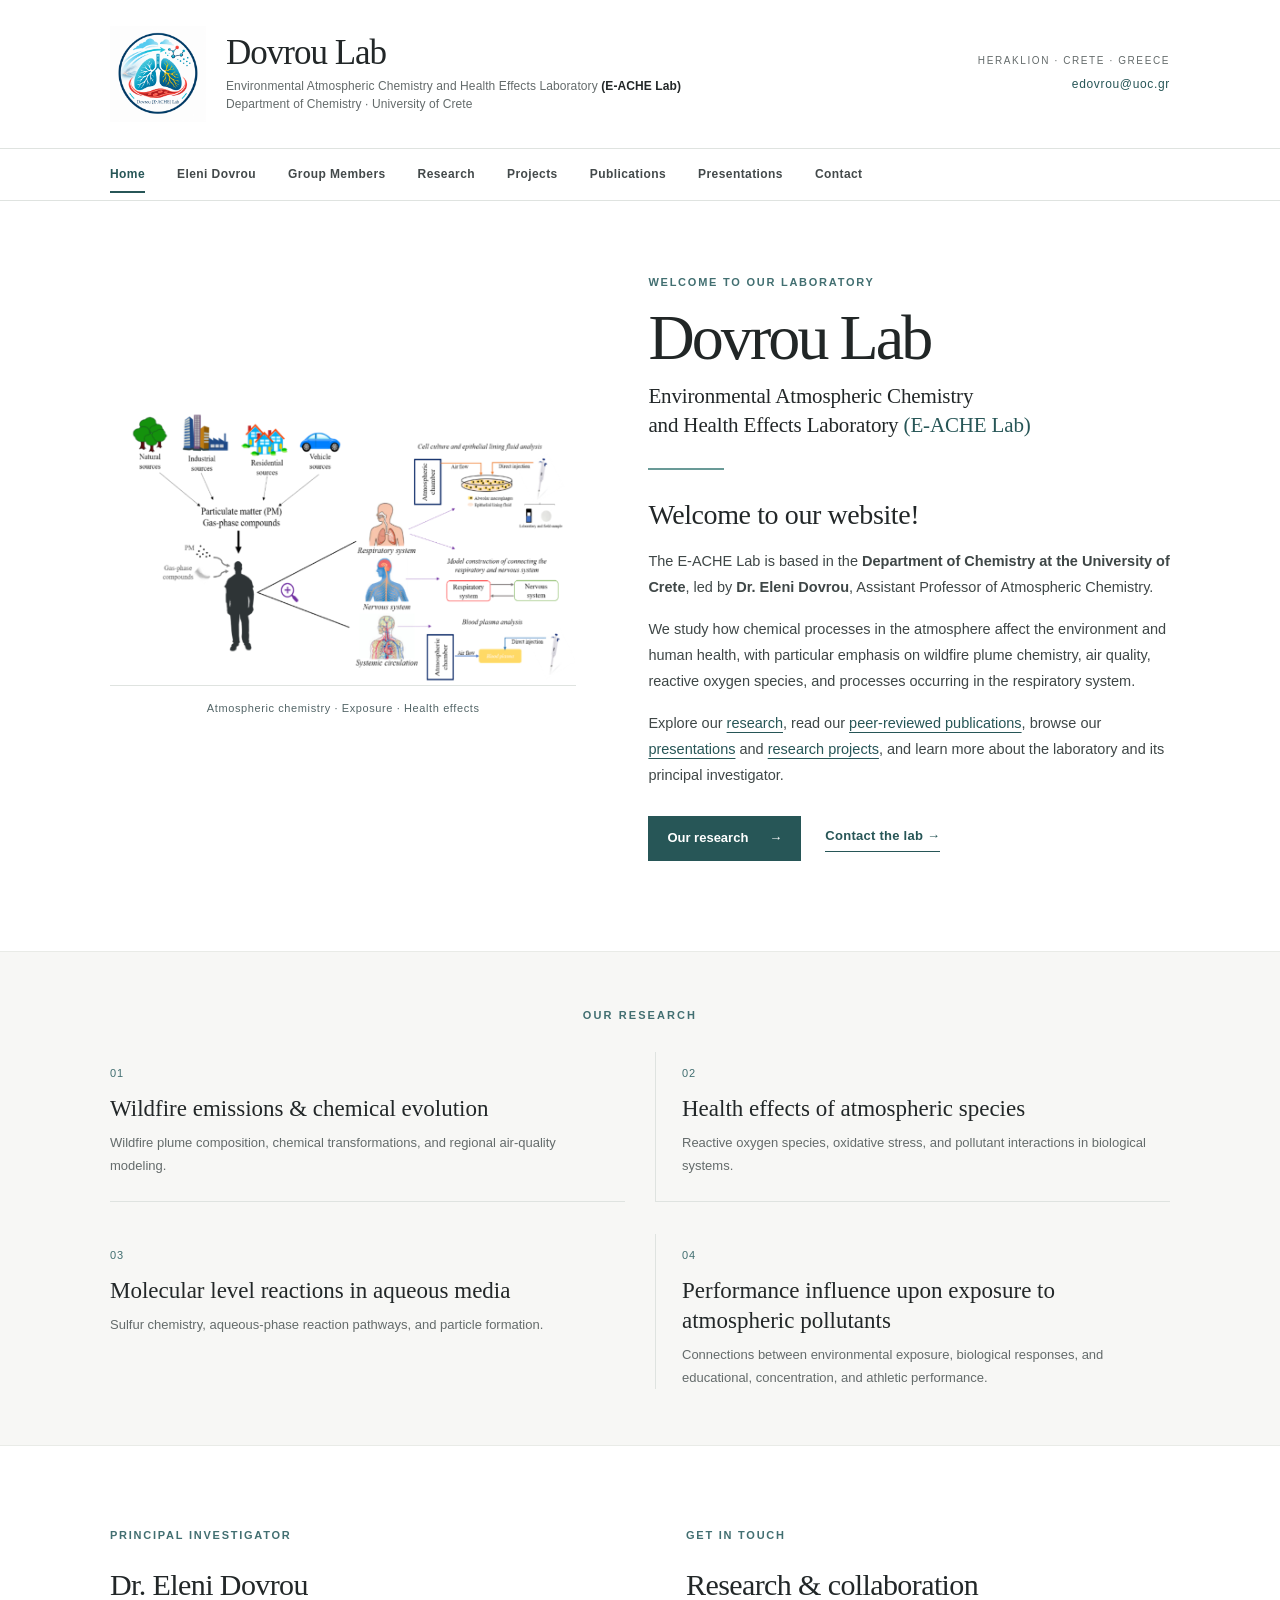
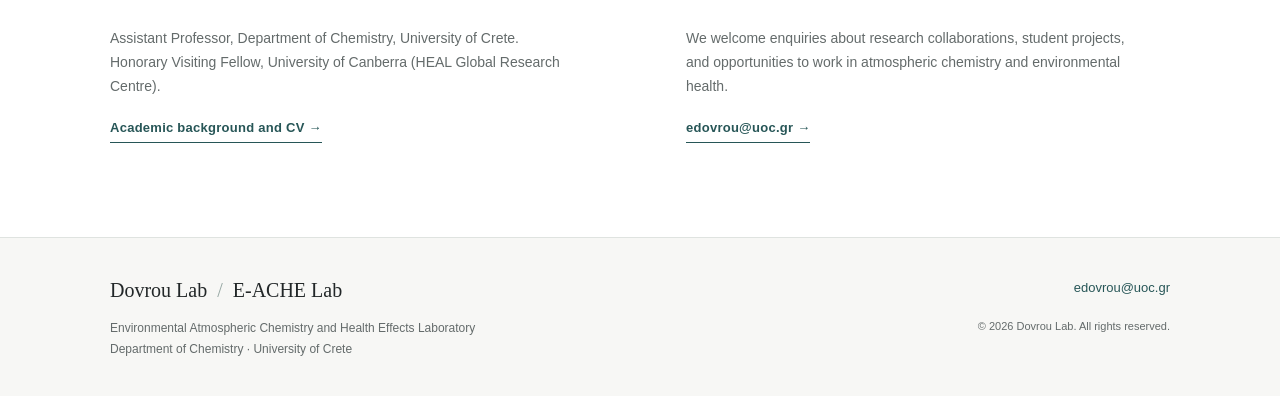
<file: index.html>
<!DOCTYPE html>
<!--
  E-ACHE LAB: EDITABLE PAGE — index.html
  HOW TO EDIT:
  - Look for <main id="main"> below to find visible page content.
  - Change the text between tags without deleting the tags.
  - Use Command + F on Mac to search for a heading or phrase.
  - Save using "Commit changes" in GitHub.
  - SEO title, description, and canonical URL are in the <head> below.
-->
<!-- E-ACHE Lab light redesign: November 2026 -->
<html lang="en">
 <head>
  <meta charset="utf-8"/>
  <meta content="width=device-width, initial-scale=1" name="viewport"/>

  <!-- GOOGLE SEO: edit these if the lab's name or focus changes. -->
  <title>Dovrou Lab | E-ACHE Lab | University of Crete</title>
  <meta name="description" content="Dovrou Lab (E-ACHE Lab) at the Department of Chemistry, University of Crete. Research in atmospheric chemistry, wildfires, air quality, chemical mechanisms, reactive oxygen species and human health effects."/>
  <link rel="canonical" href="https://elenidovrouuoc.github.io/"/>

  <meta content="#f9f8f5" name="theme-color"/>
  <link href="assets/dovrou-lab-favicon.png" rel="icon" type="image/png"/>
  <link href="assets/style.css?v=20261120-home-members-4" rel="stylesheet"/>
  <script defer="" src="assets/main.js?v=20261120-light"></script>
 </head>
 <body>
  <a class="skip" href="#main">Skip to content</a>
  <header class="site-head">
   <div class="shell head-top">
    <a aria-label="Dovrou Lab home" class="identity" href="index.html">
     <img alt="" class="lab-symbol" height="96" src="assets/dovrou-lab-logo.png" width="96"/>
     <span class="identity-text">
      <strong>Dovrou Lab</strong>
      <small>
       Environmental Atmospheric Chemistry and Health Effects Laboratory
       <b>(E-ACHE Lab)</b>
       <br/>
       Department of Chemistry &middot; University of Crete
      </small>
     </span>
    </a>
    <div class="head-contact">
     <span>HERAKLION &middot; CRETE &middot; GREECE</span>
     <a href="mailto:edovrou@uoc.gr">edovrou@uoc.gr</a>
    </div>
    <button aria-controls="site-nav" aria-expanded="false" aria-label="Open navigation" class="menu-button" id="menu-button" type="button">
     Menu
     <span aria-hidden="true">☰</span>
    </button>
   </div>
   <nav aria-label="Main navigation" class="main-nav" id="site-nav">
    <div class="shell nav-inner">
     <a aria-current="page" href="index.html">Home</a>
     <a href="about-me.html">Eleni Dovrou</a>
     <a href="group-members.html">Group Members</a>
     <a href="research.html">Research</a>
     <a href="projects.html">Projects</a>
     <a href="publications.html">Publications</a>
     <a href="presentations.html">Presentations</a>
     <a href="contact-me.html">Contact</a>
    </div>
   </nav>
  </header>
  <main id="main">
   <section class="home-hero shell">
    <div class="hero-art">
     <img alt="E-ACHE Lab research overview showing emission sources, inhalation, human biological systems, and laboratory experiments" height="1210" src="assets/home-research-overview.png" width="2048"/>
     <div class="art-credit">Atmospheric chemistry &middot; Exposure &middot; Health effects</div>
    </div>
    <div class="hero-copy">
     <div class="small-kicker">WELCOME TO OUR LABORATORY</div>
     <h1>Dovrou Lab</h1>
     <div class="hero-subtitle">
      Environmental Atmospheric Chemistry
      <br/>
      and Health Effects Laboratory
      <em>(E-ACHE Lab)</em>
     </div>
     <div class="short-rule"></div>
     <h2>Welcome to our website!</h2>
     <p>
      The E-ACHE Lab is based in the
      <strong>Department of Chemistry at the University of Crete</strong>, led by
      <strong>Dr. Eleni Dovrou</strong>, Assistant Professor of Atmospheric Chemistry.
     </p>
     <p>
      We study how chemical processes in the atmosphere affect the environment and human health, with particular emphasis on wildfire plume chemistry, air quality, reactive oxygen species, and processes occurring in the respiratory system.
     </p>
     <p>
      Explore our <a href="research.html">research</a>, read our
      <a href="publications.html">peer-reviewed publications</a>, browse our
      <a href="presentations.html">presentations</a> and
      <a href="projects.html">research projects</a>, and learn more about the laboratory and its principal investigator.
     </p>
     <div class="hero-actions">
      <a class="button-primary" href="research.html">
       Our research
       <span aria-hidden="true">&rarr;</span>
      </a>
      <a class="plain-link" href="contact-me.html">Contact the lab &rarr;</a>
     </div>
    </div>
   </section>
   <section class="focus-band">
    <div class="shell">
     <div class="eyebrow-line">OUR RESEARCH</div>
     <div class="focus-grid focus-grid--four">
      <!-- Edit the four research cards below to change the homepage descriptions. -->
      <a href="research.html#wildfires">
       <span>01</span>
       <h3>Wildfire emissions &amp; chemical evolution</h3>
       <p>Wildfire plume composition, chemical transformations, and regional air-quality modeling.</p>
      </a>
      <a href="research.html#health">
       <span>02</span>
       <h3>Health effects of atmospheric species</h3>
       <p>Reactive oxygen species, oxidative stress, and pollutant interactions in biological systems.</p>
      </a>
      <a href="research.html#air-quality">
       <span>03</span>
       <h3>Molecular level reactions in aqueous media</h3>
       <p>Sulfur chemistry, aqueous-phase reaction pathways, and particle formation.</p>
      </a>
      <a href="research.html#performance">
       <span>04</span>
       <h3>Performance influence upon exposure to atmospheric pollutants</h3>
       <p>Connections between environmental exposure, biological responses, and educational, concentration, and athletic performance.</p>
      </a>
     </div>
    </div>
   </section>
   <section class="shell home-bottom">
    <div>
     <div class="small-kicker">PRINCIPAL INVESTIGATOR</div>
     <h2>Dr. Eleni Dovrou</h2>
     <p>
      Assistant Professor, Department of Chemistry, University of Crete. Honorary Visiting Fellow, University of Canberra (HEAL Global Research Centre).
     </p>
     <a class="under-link" href="about-me.html">Academic background and CV &rarr;</a>
    </div>
    <div>
     <div class="small-kicker">GET IN TOUCH</div>
     <h2>Research &amp; collaboration</h2>
     <p>
      We welcome enquiries about research collaborations, student projects, and opportunities to work in atmospheric chemistry and environmental health.
     </p>
     <a class="under-link" href="mailto:edovrou@uoc.gr">edovrou@uoc.gr &rarr;</a>
    </div>
   </section>
  </main>
  <footer class="site-footer">
   <div class="shell footer-inner">
    <div>
     <span class="footer-name">
      Dovrou Lab
      <span class="foot-separator">/</span>
      E-ACHE Lab
     </span>
     <p>
      Environmental Atmospheric Chemistry and Health Effects Laboratory
      <br/>
      Department of Chemistry &middot; University of Crete
     </p>
    </div>
    <div>
     <a href="mailto:edovrou@uoc.gr">edovrou@uoc.gr</a>
     <div class="footer-small">
      &copy;
      <span id="copyright-year">2026</span>
      Dovrou Lab. All rights reserved.
     </div>
    </div>
   </div>
  </footer>
 </body>
</html>
</file>
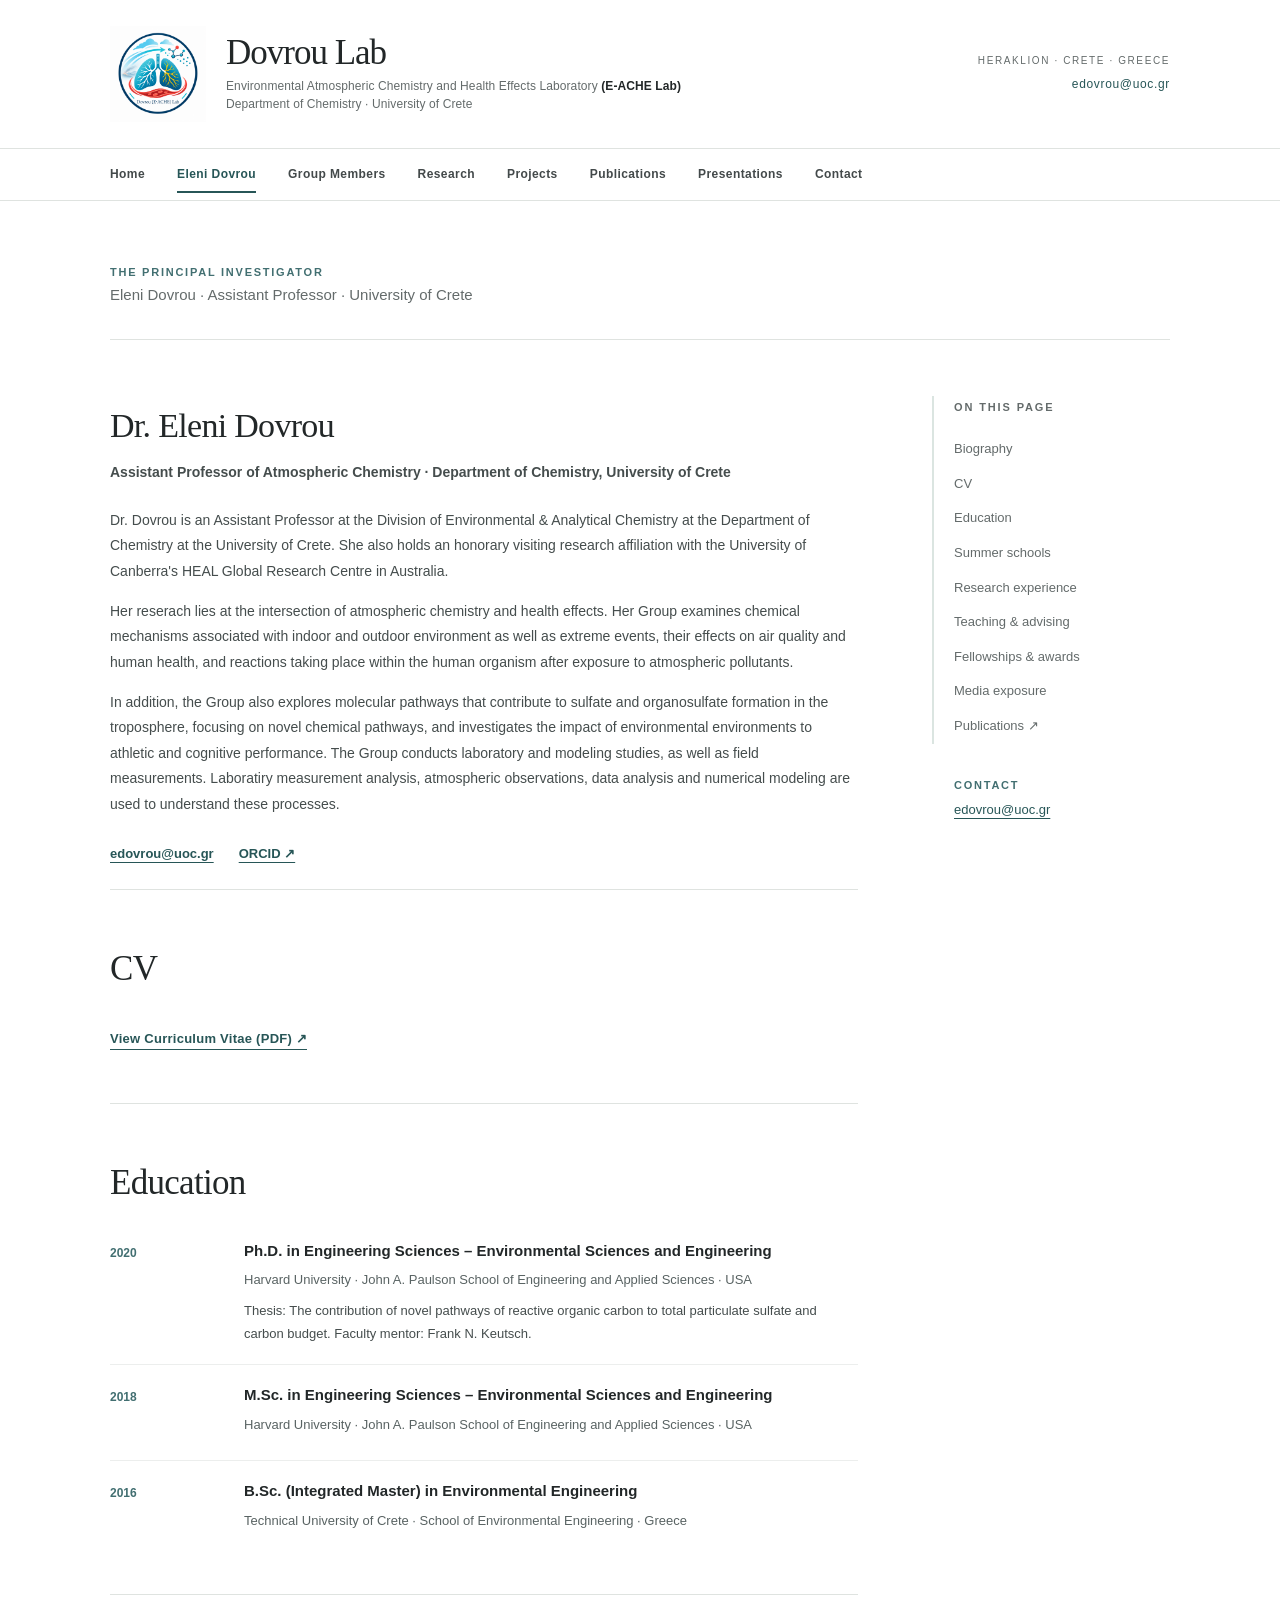
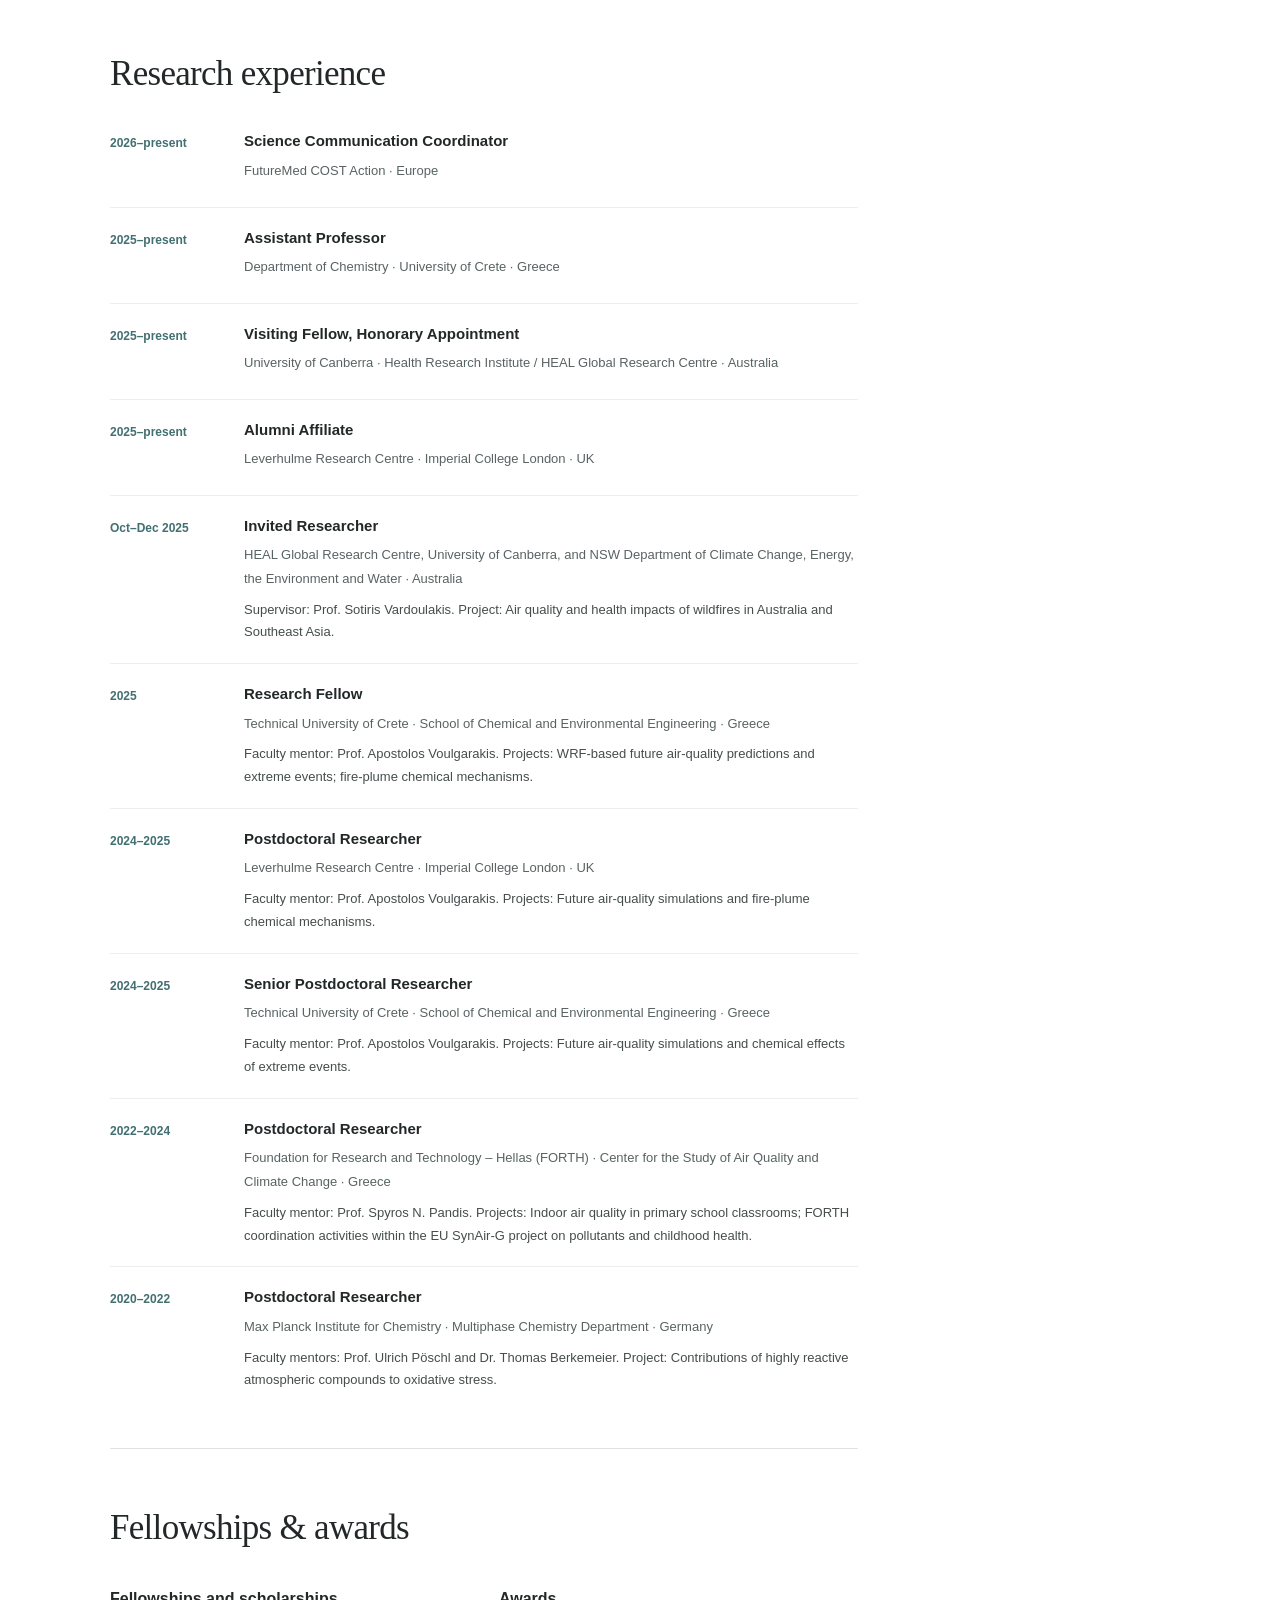
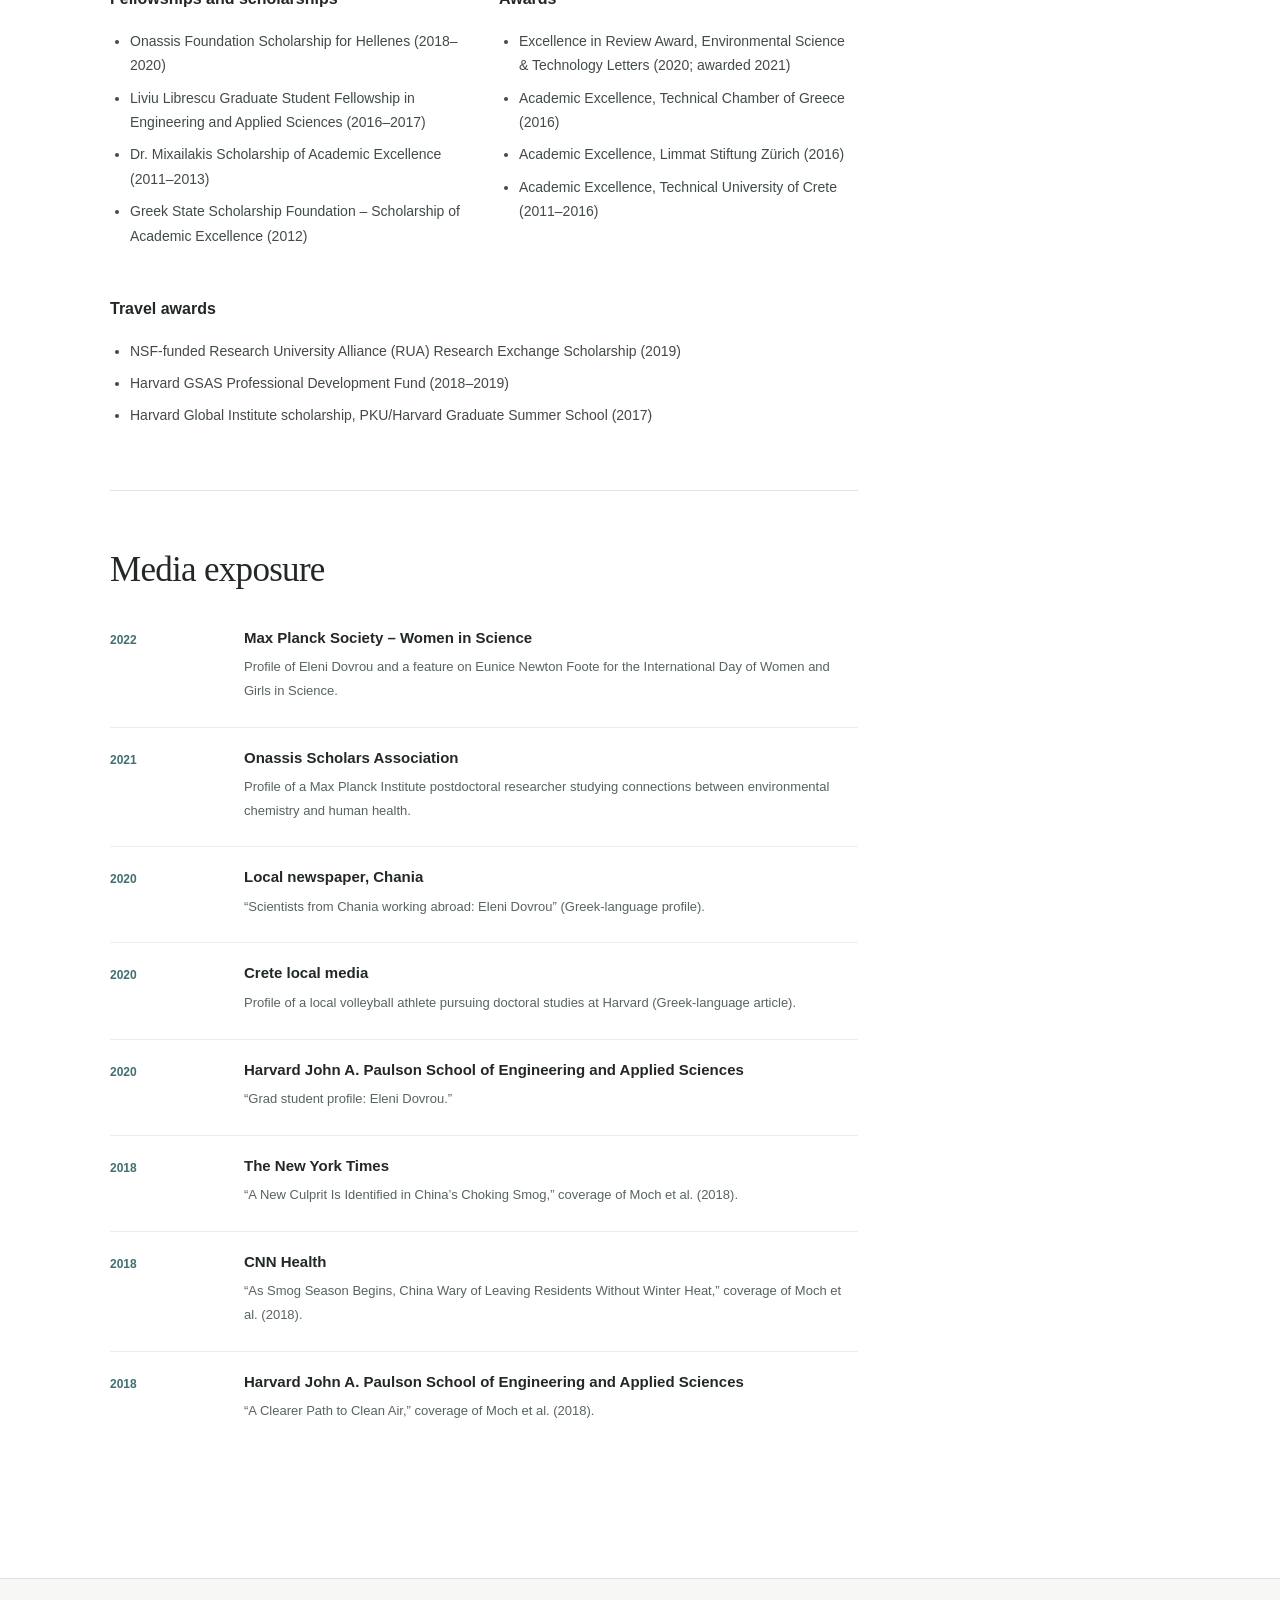
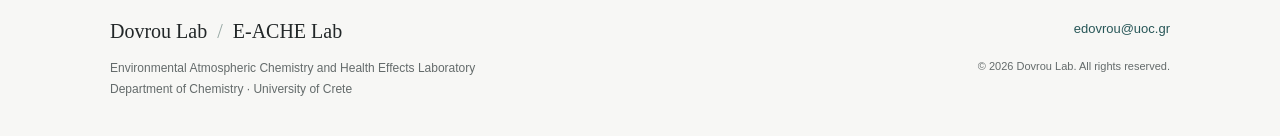
<file: about-me.html>
<!DOCTYPE html>
<!--
  E-ACHE LAB: EDITABLE PAGE — about-me.html
  HOW TO EDIT:
  - Look for <main id="main"> below to find visible page content.
  - Change the text between tags without deleting the tags.
  - Use Command + F on Mac to search for a heading or phrase.
  - Save using "Commit changes" in GitHub.
  - This version only makes HTML easier to read; it does not add omitted CV material.
-->
<html lang="en">
 <head>
  <meta charset="utf-8"/>
  <meta content="width=device-width, initial-scale=1" name="viewport"/>
  <meta content="Dovrou Lab &ndash; Environmental Atmospheric Chemistry and Health Effects Laboratory (E-ACHE Lab) | Department of Chemistry | University of Crete" name="description"/>
  <meta content="#f9f8f5" name="theme-color"/>
  <title>
   Eleni Dovrou | Dovrou Lab &ndash; Environmental Atmospheric Chemistry and Health Effects Laboratory (E-ACHE Lab) | Department of Chemistry | University of Crete
  </title>
  <link href="assets/dovrou-lab-favicon.png" rel="icon" type="image/png"/>
  <link href="assets/style.css?v=20261120-logo-projects" rel="stylesheet"/>
  <script defer="" src="assets/main.js?v=20261120-light">
  </script>
 </head>
 <body>
  <a class="skip" href="#main">
   Skip to content
  </a>
  <header class="site-head">
   <div class="shell head-top">
    <a aria-label="Dovrou Lab home" class="identity" href="index.html">
     <img alt="" class="lab-symbol" height="96" src="assets/dovrou-lab-logo.png" width="96"/>
     <span class="identity-text">
      <strong>
       Dovrou Lab
      </strong>
      <small>
       Environmental Atmospheric Chemistry and Health Effects Laboratory
       <b>
        (E-ACHE Lab)
       </b>
       <br/>
       Department of Chemistry &middot; University of Crete
      </small>
     </span>
    </a>
    <div class="head-contact">
     <span>
      HERAKLION &middot; CRETE &middot; GREECE
     </span>
     <a href="mailto:edovrou@uoc.gr">
      edovrou@uoc.gr
     </a>
    </div>
    <button aria-controls="site-nav" aria-expanded="false" aria-label="Open navigation" class="menu-button" id="menu-button" type="button">
     Menu
     <span aria-hidden="true">
      ☰
     </span>
    </button>
   </div>
   <nav aria-label="Main navigation" class="main-nav" id="site-nav">
    <div class="shell nav-inner">
     <a href="index.html">
      Home
     </a>
     <a aria-current="page" href="about-me.html">
      Eleni Dovrou
     </a>
     <a href="group-members.html">
      Group Members
     </a>
     <a href="research.html">
      Research
     </a>
     <a href="projects.html">
      Projects
     </a>
     <a href="publications.html">
      Publications
     </a>
     <a href="presentations.html">
      Presentations
     </a>
     <a href="contact-me.html">
      Contact
     </a>
    </div>
   </nav>
  </header>
  <main id="main">
   <section class="page-heading shell">
    <div class="small-kicker">
     THE PRINCIPAL INVESTIGATOR
    </div>
    <h1>
     Eleni Dovrou
    </h1>
    <p>
     Eleni Dovrou &middot; Assistant Professor &middot; University of Crete
    </p>
   </section>
   <div class="shell page-two-col">
    <div class="primary-col">
     <div class="biography" id="biography">
      <h2 class="bio-title">
       Dr. Eleni Dovrou
      </h2>
      <p class="bio-role">
       Assistant Professor of Atmospheric Chemistry &middot; Department of Chemistry, University of Crete
      </p>
      <p>
       Dr. Dovrou is an Assistant Professor at the Division of Environmental & Analytical Chemistry at the Department of Chemistry at the University of Crete. She also holds an honorary visiting research affiliation with the University of Canberra's HEAL Global Research Centre in Australia.
      </p>
      <p>
       Her reserach lies at the intersection of atmospheric chemistry and health effects. Her Group examines chemical mechanisms associated with indoor and outdoor environment as well as extreme events, their effects on air quality and human health, and reactions taking place within the human organism after exposure to atmospheric pollutants.
      </p>
      <p>
       In addition, the Group also explores molecular pathways that contribute to sulfate and organosulfate formation in the troposphere, focusing on novel chemical pathways, and investigates the impact of environmental environments to athletic and cognitive performance. The Group conducts laboratory and modeling studies, as well as field measurements. Laboratiry measurement analysis, atmospheric observations, data analysis and numerical modeling are used to understand these processes.
      </p>
      </p>
      <div class="bio-contact">
       <a href="mailto:edovrou@uoc.gr">
        edovrou@uoc.gr
       </a>
       <a href="https://orcid.org/0000-0003-0564-9573" rel="noopener noreferrer" target="_blank">
        ORCID &nearrow;
       </a>
      </div>
     </div>
     <!-- CV: Upload the PDF to assets/Eleni_Dovrou_CV.pdf in GitHub. -->
     <section class="content-section" id="cv">
      <div class="section-heading">
       <h2>
        CV
       </h2>
      </div>
      <p>
       <a class="under-link" href="assets/Eleni_Dovrou_CV.pdf" target="_blank" rel="noopener noreferrer" type="application/pdf">
        View Curriculum Vitae (PDF) &nearr;
       </a>
      </p>
     </section>
     <section class="content-section" id="education">
      <div class="section-heading">
       <h2>
        Education
       </h2>
      </div>
      <div class="timeline">
       <article class="timeline-row">
        <div class="timeline-year">
         2020
        </div>
        <div>
         <h3>
          Ph.D. in Engineering Sciences &ndash; Environmental Sciences and Engineering
         </h3>
         <p class="timeline-sub">
          Harvard University &middot; John A. Paulson School of Engineering and Applied Sciences &middot; USA
         </p>
         <p>
          Thesis: The contribution of novel pathways of reactive organic carbon to total particulate sulfate and carbon budget. Faculty mentor: Frank N. Keutsch.
         </p>
        </div>
       </article>
       <article class="timeline-row">
        <div class="timeline-year">
         2018
        </div>
        <div>
         <h3>
          M.Sc. in Engineering Sciences &ndash; Environmental Sciences and Engineering
         </h3>
         <p class="timeline-sub">
          Harvard University &middot; John A. Paulson School of Engineering and Applied Sciences &middot; USA
         </p>
        </div>
       </article>
       <article class="timeline-row">
        <div class="timeline-year">
         2016
        </div>
        <div>
         <h3>
          B.Sc. (Integrated Master) in Environmental Engineering
         </h3>
         <p class="timeline-sub">
          Technical University of Crete &middot; School of Environmental Engineering &middot; Greece
         </p>
        </div>
       </article>
      </div>
     </section>
     <section class="content-section" id="experience">
      <div class="section-heading">
       <h2>
        Research experience
       </h2>
      </div>
      <div class="timeline">
       <article class="timeline-row">
        <div class="timeline-year">
         2026&ndash;present
        </div>
        <div>
         <h3>
          Science Communication Coordinator
         </h3>
         <p class="timeline-sub">
          FutureMed COST Action &middot; Europe
         </p>
        </div>
       </article>
       <article class="timeline-row">
        <div class="timeline-year">
         2025&ndash;present
        </div>
        <div>
         <h3>
          Assistant Professor
         </h3>
         <p class="timeline-sub">
          Department of Chemistry &middot; University of Crete &middot; Greece
         </p>
        </div>
       </article>
       <article class="timeline-row">
        <div class="timeline-year">
         2025&ndash;present
        </div>
        <div>
         <h3>
          Visiting Fellow, Honorary Appointment
         </h3>
         <p class="timeline-sub">
          University of Canberra &middot; Health Research Institute / HEAL Global Research Centre &middot; Australia
         </p>
        </div>
       </article>
       <article class="timeline-row">
        <div class="timeline-year">
         2025&ndash;present
        </div>
        <div>
         <h3>
          Alumni Affiliate
         </h3>
         <p class="timeline-sub">
          Leverhulme Research Centre &middot; Imperial College London &middot; UK
         </p>
        </div>
       </article>
       <article class="timeline-row">
        <div class="timeline-year">
         Oct&ndash;Dec 2025
        </div>
        <div>
         <h3>
          Invited Researcher
         </h3>
         <p class="timeline-sub">
          HEAL Global Research Centre, University of Canberra, and NSW Department of Climate Change, Energy, the Environment and Water &middot; Australia
         </p>
         <p>
          Supervisor: Prof. Sotiris Vardoulakis. Project: Air quality and health impacts of wildfires in Australia and Southeast Asia.
         </p>
        </div>
       </article>
       <article class="timeline-row">
        <div class="timeline-year">
         2025
        </div>
        <div>
         <h3>
          Research Fellow
         </h3>
         <p class="timeline-sub">
          Technical University of Crete &middot; School of Chemical and Environmental Engineering &middot; Greece
         </p>
         <p>
          Faculty mentor: Prof. Apostolos Voulgarakis. Projects: WRF-based future air-quality predictions and extreme events; fire-plume chemical mechanisms.
         </p>
        </div>
       </article>
       <article class="timeline-row">
        <div class="timeline-year">
         2024&ndash;2025
        </div>
        <div>
         <h3>
          Postdoctoral Researcher
         </h3>
         <p class="timeline-sub">
          Leverhulme Research Centre &middot; Imperial College London &middot; UK
         </p>
         <p>
          Faculty mentor: Prof. Apostolos Voulgarakis. Projects: Future air-quality simulations and fire-plume chemical mechanisms.
         </p>
        </div>
       </article>
       <article class="timeline-row">
        <div class="timeline-year">
         2024&ndash;2025
        </div>
        <div>
         <h3>
          Senior Postdoctoral Researcher
         </h3>
         <p class="timeline-sub">
          Technical University of Crete &middot; School of Chemical and Environmental Engineering &middot; Greece
         </p>
         <p>
          Faculty mentor: Prof. Apostolos Voulgarakis. Projects: Future air-quality simulations and chemical effects of extreme events.
         </p>
        </div>
       </article>
       <article class="timeline-row">
        <div class="timeline-year">
         2022&ndash;2024
        </div>
        <div>
         <h3>
          Postdoctoral Researcher
         </h3>
         <p class="timeline-sub">
          Foundation for Research and Technology &ndash; Hellas (FORTH) &middot; Center for the Study of Air Quality and Climate Change &middot; Greece
         </p>
         <p>
          Faculty mentor: Prof. Spyros N. Pandis. Projects: Indoor air quality in primary school classrooms; FORTH coordination activities within the EU SynAir-G project on pollutants and childhood health.
         </p>
        </div>
       </article>
       <article class="timeline-row">
        <div class="timeline-year">
         2020&ndash;2022
        </div>
        <div>
         <h3>
          Postdoctoral Researcher
         </h3>
         <p class="timeline-sub">
          Max Planck Institute for Chemistry &middot; Multiphase Chemistry Department &middot; Germany
         </p>
         <p>
          Faculty mentors: Prof. Ulrich P&ouml;schl and Dr. Thomas Berkemeier. Project: Contributions of highly reactive atmospheric compounds to oxidative stress.
         </p>
     </section>
     <section class="content-section" id="awards">
      <div class="section-heading">
       <h2>
        Fellowships &amp; awards
       </h2>
      </div>
      <div class="awards-columns">
       <div>
        <h3 class="subheading">
         Fellowships and scholarships
        </h3>
        <ul class="simple-list">
         <li>
          Onassis Foundation Scholarship for Hellenes (2018&ndash;2020)
         </li>
         <li>
          Liviu Librescu Graduate Student Fellowship in Engineering and Applied Sciences (2016&ndash;2017)
         </li>
         <li>
          Dr. Mixailakis Scholarship of Academic Excellence (2011&ndash;2013)
         </li>
         <li>
          Greek State Scholarship Foundation &ndash; Scholarship of Academic Excellence (2012)
         </li>
        </ul>
       </div>
       <div>
        <h3 class="subheading">
         Awards
        </h3>
        <ul class="simple-list">
         <li>
          Excellence in Review Award, Environmental Science &amp; Technology Letters (2020; awarded 2021)
         </li>
         <li>
          Academic Excellence, Technical Chamber of Greece (2016)
         </li>
         <li>
          Academic Excellence, Limmat Stiftung Z&uuml;rich (2016)
         </li>
         <li>
          Academic Excellence, Technical University of Crete (2011&ndash;2016)
         </li>
        </ul>
       </div>
      </div>
      <h3 class="subheading">
       Travel awards
      </h3>
      <ul class="simple-list">
       <li>
        NSF-funded Research University Alliance (RUA) Research Exchange Scholarship (2019)
       </li>
       <li>
        Harvard GSAS Professional Development Fund (2018&ndash;2019)
       </li>
       <li>
        Harvard Global Institute scholarship, PKU/Harvard Graduate Summer School (2017)
       </li>
      </ul>
     </section>
     <section class="content-section" id="media">
      <div class="section-heading">
       <h2>
        Media exposure
       </h2>
      </div>
      <div class="timeline">
       <article class="timeline-row">
        <div class="timeline-year">
         2022
        </div>
        <div>
         <h3>
          Max Planck Society &ndash; Women in Science
         </h3>
         <p class="timeline-sub">
          Profile of Eleni Dovrou and a feature on Eunice Newton Foote for the International Day of Women and Girls in Science.
         </p>
        </div>
       </article>
       <article class="timeline-row">
        <div class="timeline-year">
         2021
        </div>
        <div>
         <h3>
          Onassis Scholars Association
         </h3>
         <p class="timeline-sub">
          Profile of a Max Planck Institute postdoctoral researcher studying connections between environmental chemistry and human health.
         </p>
        </div>
       </article>
       <article class="timeline-row">
        <div class="timeline-year">
         2020
        </div>
        <div>
         <h3>
          Local newspaper, Chania
         </h3>
         <p class="timeline-sub">
          &ldquo;Scientists from Chania working abroad: Eleni Dovrou&rdquo; (Greek-language profile).
         </p>
        </div>
       </article>
       <article class="timeline-row">
        <div class="timeline-year">
         2020
        </div>
        <div>
         <h3>
          Crete local media
         </h3>
         <p class="timeline-sub">
          Profile of a local volleyball athlete pursuing doctoral studies at Harvard (Greek-language article).
         </p>
        </div>
       </article>
       <article class="timeline-row">
        <div class="timeline-year">
         2020
        </div>
        <div>
         <h3>
          Harvard John A. Paulson School of Engineering and Applied Sciences
         </h3>
         <p class="timeline-sub">
          &ldquo;Grad student profile: Eleni Dovrou.&rdquo;
         </p>
        </div>
       </article>
       <article class="timeline-row">
        <div class="timeline-year">
         2018
        </div>
        <div>
         <h3>
          The New York Times
         </h3>
         <p class="timeline-sub">
          &ldquo;A New Culprit Is Identified in China&rsquo;s Choking Smog,&rdquo; coverage of Moch et al. (2018).
         </p>
        </div>
       </article>
       <article class="timeline-row">
        <div class="timeline-year">
         2018
        </div>
        <div>
         <h3>
          CNN Health
         </h3>
         <p class="timeline-sub">
          &ldquo;As Smog Season Begins, China Wary of Leaving Residents Without Winter Heat,&rdquo; coverage of Moch et al. (2018).
         </p>
        </div>
       </article>
       <article class="timeline-row">
        <div class="timeline-year">
         2018
        </div>
        <div>
         <h3>
          Harvard John A. Paulson School of Engineering and Applied Sciences
         </h3>
         <p class="timeline-sub">
          &ldquo;A Clearer Path to Clean Air,&rdquo; coverage of Moch et al. (2018).
         </p>
        </div>
       </article>
      </div>
     </section>
    </div>
    <aside class="page-side">
     <div class="side-panel">
      <div class="side-overline">
       ON THIS PAGE
      </div>
      <a href="#biography">
       Biography
      </a>
      <a href="#cv">
       CV
      </a>
      <a href="#education">
       Education
      </a>
      <a href="#summer-schools">
       Summer schools
      </a>
      <a href="#experience">
       Research experience
      </a>
      <a href="#teaching">
       Teaching &amp; advising
      </a>
      <a href="#awards">
       Fellowships &amp; awards
      </a>
      <a href="#media">
       Media exposure
      </a>
      <a href="publications.html">
       Publications &nearrow;
      </a>
     </div>
     <div class="side-contact">
      <div class="small-kicker">
       CONTACT
      </div>
      <a href="mailto:edovrou@uoc.gr">
       edovrou@uoc.gr
      </a>
     </div>
    </aside>
   </div>
  </main>
  <footer class="site-footer">
   <div class="shell footer-inner">
    <div>
     <span class="footer-name">
      Dovrou Lab
      <span class="foot-separator">
       /
      </span>
      E-ACHE Lab
     </span>
     <p>
      Environmental Atmospheric Chemistry and Health Effects Laboratory
      <br/>
      Department of Chemistry &middot; University of Crete
     </p>
    </div>
    <div>
     <a href="mailto:edovrou@uoc.gr">
      edovrou@uoc.gr
     </a>
     <div class="footer-small">
      &copy;
      <span id="copyright-year">
       2026
      </span>
      Dovrou Lab. All rights reserved.
     </div>
    </div>
   </div>
  </footer>
 </body>
</html>
</file>
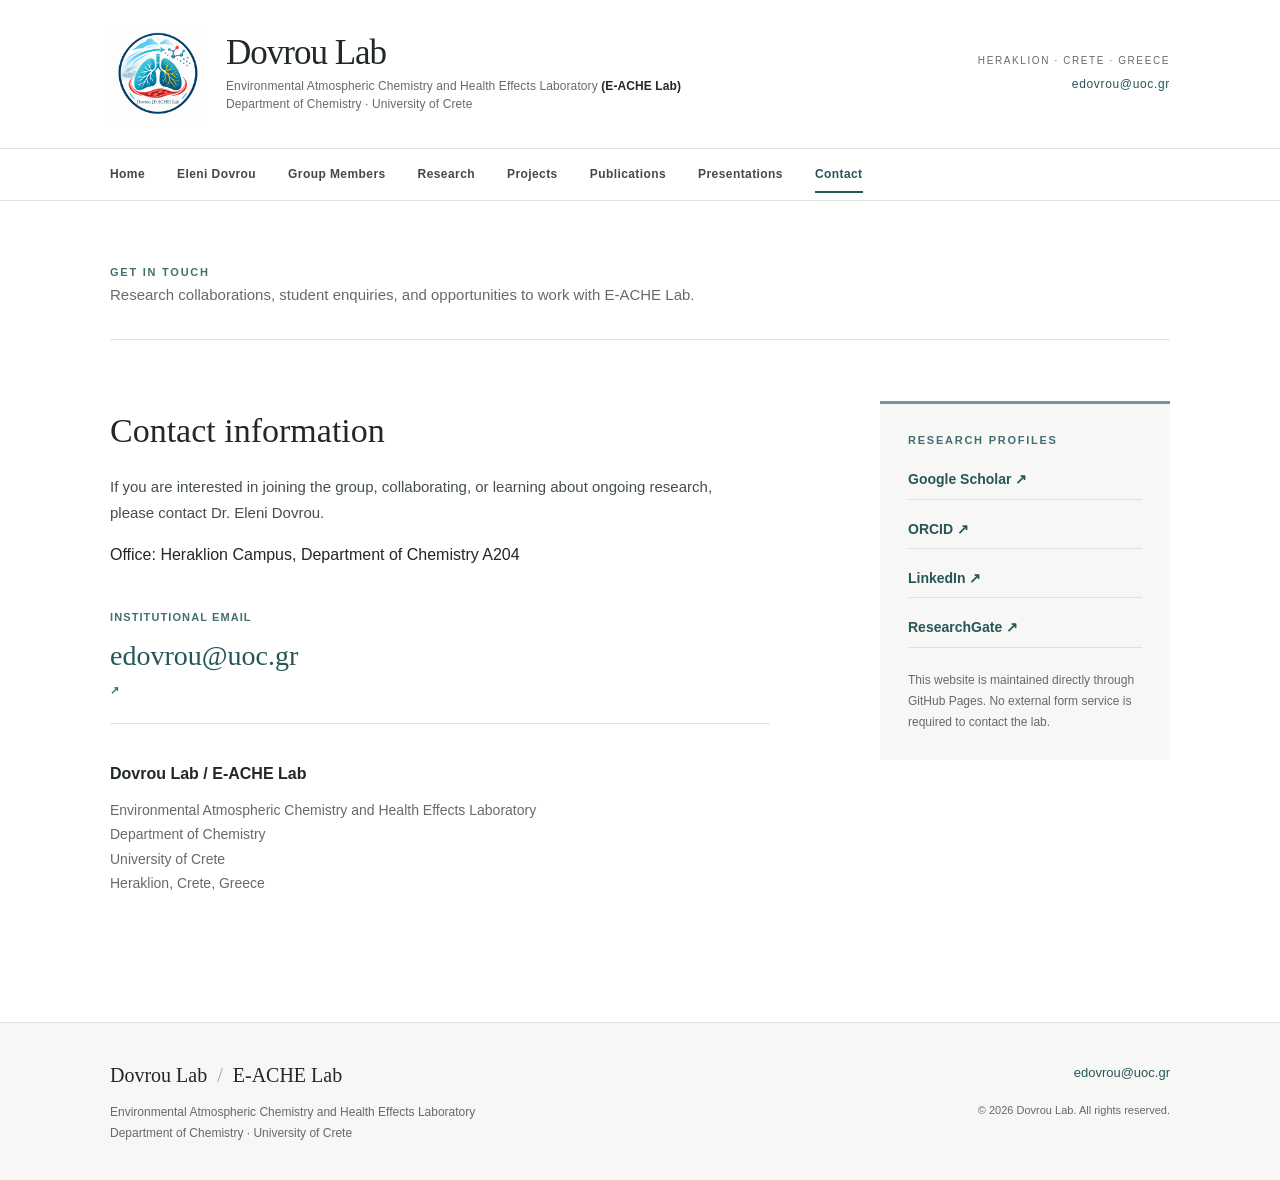
<file: contact-me.html>
<!DOCTYPE html>
<!--
  E-ACHE LAB: EDITABLE PAGE — contact-me.html
  HOW TO EDIT:
  - Look for <main id="main"> below to find visible page content.
  - Change the text between tags without deleting the tags.
  - Use Command + F on Mac to search for a heading or phrase.
  - Save using "Commit changes" in GitHub.
  - This version only makes HTML easier to read; it does not add omitted CV material.
-->
<html lang="en">
 <head>
  <meta charset="utf-8"/>
  <meta content="width=device-width, initial-scale=1" name="viewport"/>
  <meta content="Dovrou Lab &ndash; Environmental Atmospheric Chemistry and Health Effects Laboratory (E-ACHE Lab) | Department of Chemistry | University of Crete" name="description"/>
  <meta content="#f9f8f5" name="theme-color"/>
  <title>
   Contact | Dovrou Lab &ndash; Environmental Atmospheric Chemistry and Health Effects Laboratory (E-ACHE Lab) | Department of Chemistry | University of Crete
  </title>
  <link href="assets/dovrou-lab-favicon.png" rel="icon" type="image/png"/>
  <link href="assets/style.css?v=20261120-logo-projects" rel="stylesheet"/>
  <script defer="" src="assets/main.js?v=20261120-light">
  </script>
 </head>
 <body>
  <a class="skip" href="#main">
   Skip to content
  </a>
  <header class="site-head">
   <div class="shell head-top">
    <a aria-label="Dovrou Lab home" class="identity" href="index.html">
     <img alt="" class="lab-symbol" height="96" src="assets/dovrou-lab-logo.png" width="96"/>
     <span class="identity-text">
      <strong>
       Dovrou Lab
      </strong>
      <small>
       Environmental Atmospheric Chemistry and Health Effects Laboratory
       <b>
        (E-ACHE Lab)
       </b>
       <br/>
       Department of Chemistry &middot; University of Crete
      </small>
     </span>
    </a>
    <div class="head-contact">
     <span>
      HERAKLION &middot; CRETE &middot; GREECE
     </span>
     <a href="mailto:edovrou@uoc.gr">
      edovrou@uoc.gr
     </a>
    </div>
    <button aria-controls="site-nav" aria-expanded="false" aria-label="Open navigation" class="menu-button" id="menu-button" type="button">
     Menu
     <span aria-hidden="true">
      ☰
     </span>
    </button>
   </div>
   <nav aria-label="Main navigation" class="main-nav" id="site-nav">
    <div class="shell nav-inner">
     <a href="index.html">
      Home
     </a>
     <a href="about-me.html">
      Eleni Dovrou
     </a>
     <a href="group-members.html">
      Group Members
     </a>
     <a href="research.html">
      Research
     </a>
     <a href="projects.html">
      Projects
     </a>
     <a href="publications.html">
      Publications
     </a>
     <a href="presentations.html">
      Presentations
     </a>
     <a aria-current="page" href="contact-me.html">
      Contact
     </a>
    </div>
   </nav>
  </header>
  <main id="main">
   <section class="page-heading shell">
    <div class="small-kicker">
     GET IN TOUCH
    </div>
    <h1>
     Contact
    </h1>
    <p>
     Research collaborations, student enquiries, and opportunities to work with E-ACHE Lab.
    </p>
   </section>
   <div class="shell contact-layout">
    <div class="contact-main">
     <h2>
      Contact information
     </h2>
     <p>
      If you are interested in joining the group, collaborating, or learning about ongoing research, please contact Dr. Eleni Dovrou.
     </p>
      Office: Heraklion Campus, Department of Chemistry A204
      </p>
     <div class="contact-mail">
      <span>
       INSTITUTIONAL EMAIL
      </span>
      <a href="mailto:edovrou@uoc.gr">
       edovrou@uoc.gr
       <span aria-hidden="true">
        &nearrow;
       </span>
      </a>
     </div>
     <div class="contact-affiliation">
      <h3>
       Dovrou Lab / E-ACHE Lab
      </h3>
      <p>
       Environmental Atmospheric Chemistry and Health Effects Laboratory
       <br/>
       Department of Chemistry
       <br/>
       University of Crete
       <br/>
       Heraklion, Crete, Greece
      </p>
     </div>
    </div>
    <aside class="contact-aside">
     <div class="small-kicker">
      RESEARCH PROFILES
     </div>
     <a href="https://scholar.google.com/citations?user=OsoyorUAAAAJ&amp;hl=en" rel="noopener noreferrer" target="_blank">
      Google Scholar &nearrow;
     </a>
     <a href="https://orcid.org/0000-0003-0564-9573" rel="noopener noreferrer" target="_blank">
      ORCID &nearrow;
     </a>
     <a href="https://www.linkedin.com/in/eleni-dovrou-5372a9a3/" rel="noopener noreferrer" target="_blank">
      LinkedIn &nearrow;
     </a>
     <a href="https://www.researchgate.net/profile/Eleni-Dovrou" rel="noopener noreferrer" target="_blank">
      ResearchGate &nearrow;
     </a>
     <div class="contact-aside-note">
      This website is maintained directly through GitHub Pages. No external form service is required to contact the lab.
     </div>
    </aside>
   </div>
  </main>
  <footer class="site-footer">
   <div class="shell footer-inner">
    <div>
     <span class="footer-name">
      Dovrou Lab
      <span class="foot-separator">
       /
      </span>
      E-ACHE Lab
     </span>
     <p>
      Environmental Atmospheric Chemistry and Health Effects Laboratory
      <br/>
      Department of Chemistry &middot; University of Crete
     </p>
    </div>
    <div>
     <a href="mailto:edovrou@uoc.gr">
      edovrou@uoc.gr
     </a>
     <div class="footer-small">
      &copy;
      <span id="copyright-year">
       2026
      </span>
      Dovrou Lab. All rights reserved.
     </div>
    </div>
   </div>
  </footer>
 </body>
</html>
</file>
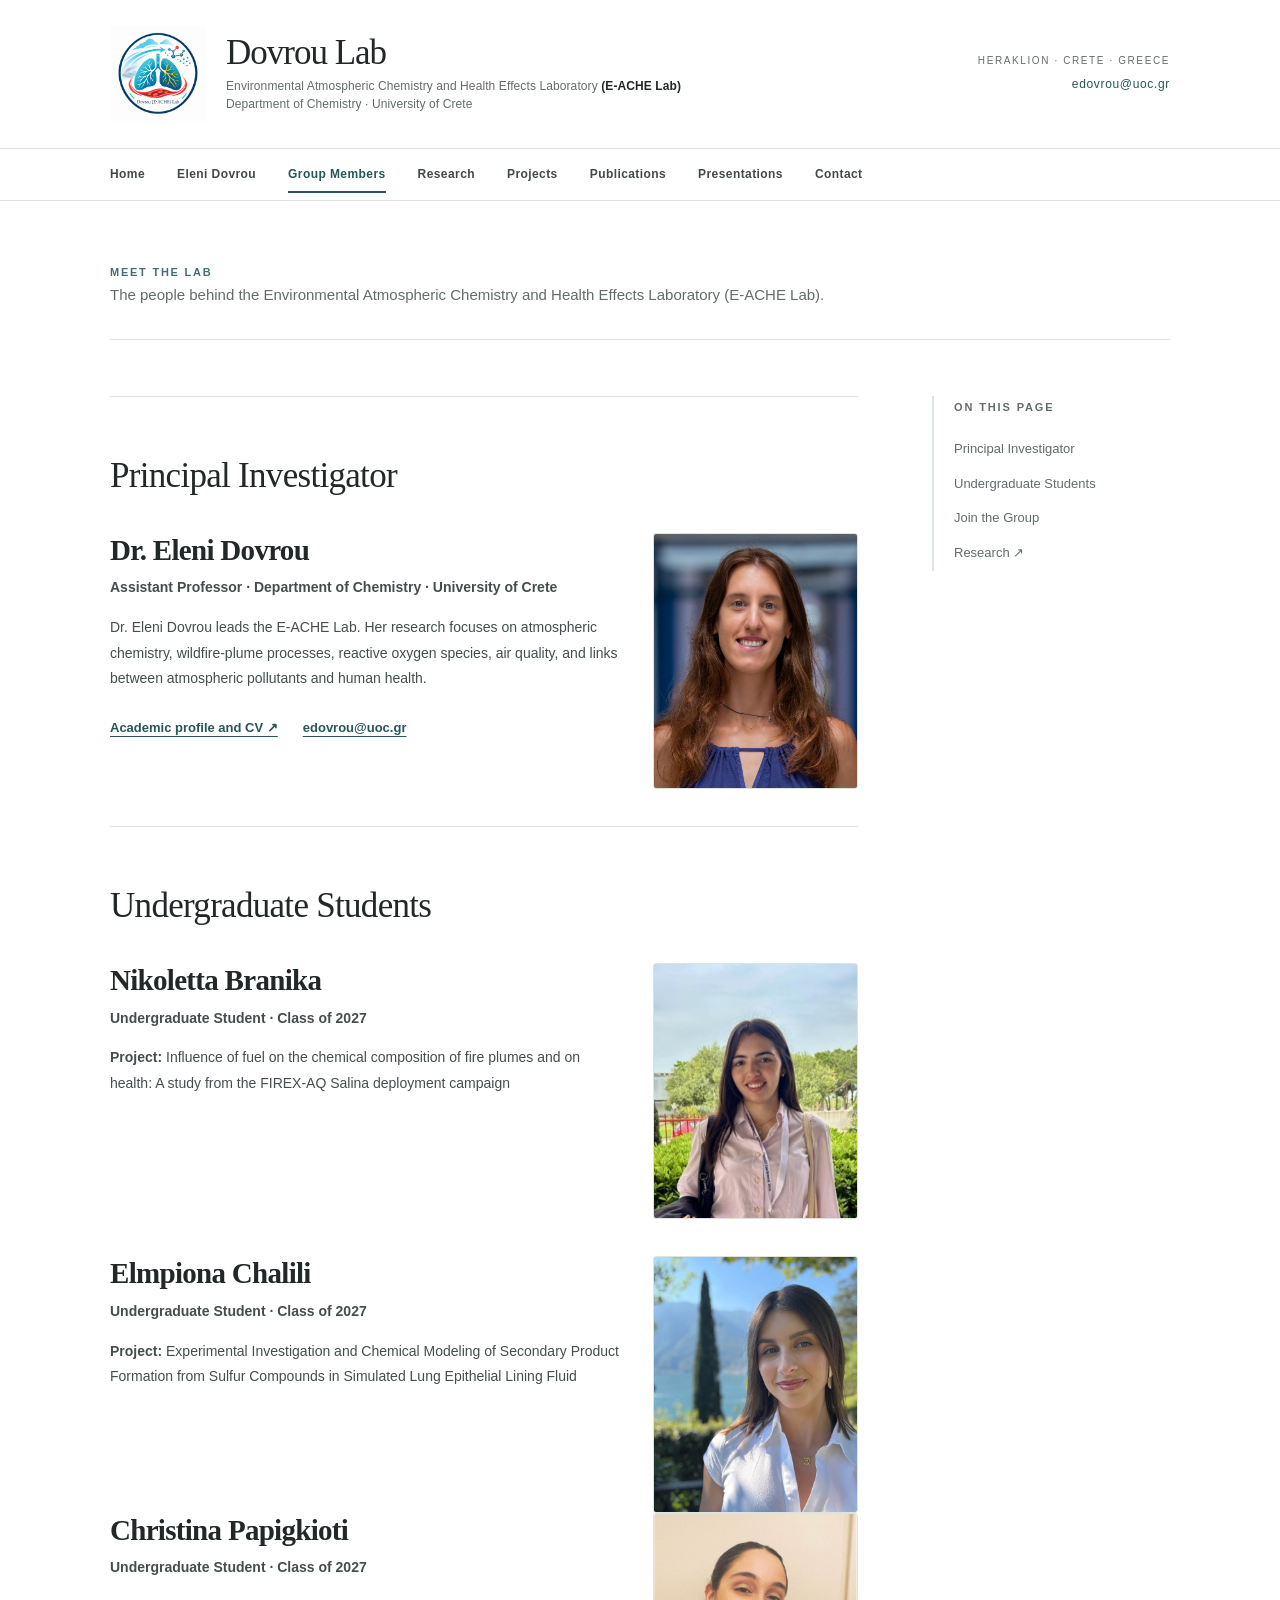
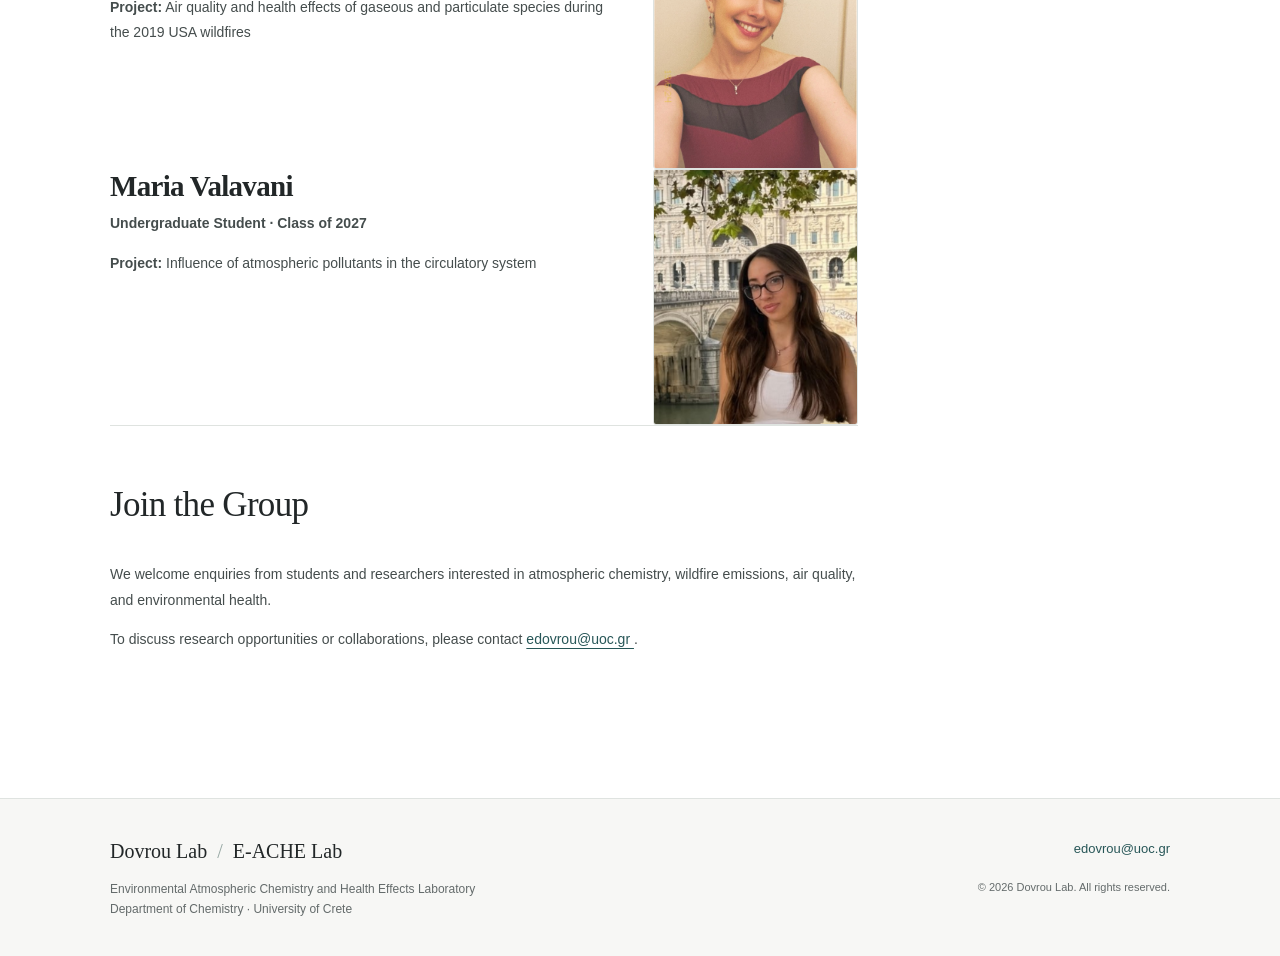
<file: group-members.html>
<!DOCTYPE html>
<!--
  E-ACHE LAB: EDITABLE PAGE — group-members.html
  HOW TO EDIT:
  - Look for <main id="main"> below to find visible page content.
  - Change the text between tags without deleting the tags.
  - Use Command + F on Mac to search for a heading or phrase.
  - Save using "Commit changes" in GitHub.
  - This version only makes HTML easier to read; it does not add omitted CV material.
-->
<!-- E-ACHE Lab light redesign: November 2026 (look for this comment in GitHub) -->
<html lang="en">
 <head>
  <meta charset="utf-8"/>
  <meta content="width=device-width, initial-scale=1" name="viewport"/>
  <meta content="Dovrou Lab &ndash; Environmental Atmospheric Chemistry and Health Effects Laboratory (E-ACHE Lab) | Department of Chemistry | University of Crete" name="description"/>
  <meta content="#f9f8f5" name="theme-color"/>
  <title>
   Group Members | Dovrou Lab &ndash; Environmental Atmospheric Chemistry and Health Effects Laboratory (E-ACHE Lab) | Department of Chemistry | University of Crete
  </title>
  <link href="assets/dovrou-lab-favicon.png" rel="icon" type="image/png"/>
  <link href="assets/style.css?v=20261120-home-members-4" rel="stylesheet"/>
  <script defer="" src="assets/main.js?v=20261120-light">
  </script>
 </head>
 <body>
  <a class="skip" href="#main">
   Skip to content
  </a>
  <header class="site-head">
   <div class="shell head-top">
    <a aria-label="Dovrou Lab home" class="identity" href="index.html">
     <img alt="" class="lab-symbol" height="96" src="assets/dovrou-lab-logo.png" width="96"/>
     <span class="identity-text">
      <strong>
       Dovrou Lab
      </strong>
      <small>
       Environmental Atmospheric Chemistry and Health Effects Laboratory
       <b>
        (E-ACHE Lab)
       </b>
       <br/>
       Department of Chemistry &middot; University of Crete
      </small>
     </span>
    </a>
    <div class="head-contact">
     <span>
      HERAKLION &middot; CRETE &middot; GREECE
     </span>
     <a href="mailto:edovrou@uoc.gr">
      edovrou@uoc.gr
     </a>
    </div>
    <button aria-controls="site-nav" aria-expanded="false" aria-label="Open navigation" class="menu-button" id="menu-button" type="button">
     Menu
     <span aria-hidden="true">
      ☰
     </span>
    </button>
   </div>
   <nav aria-label="Main navigation" class="main-nav" id="site-nav">
    <div class="shell nav-inner">
     <a href="index.html">
      Home
     </a>
     <a href="about-me.html">
      Eleni Dovrou
     </a>
     <a aria-current="page" href="group-members.html">
      Group Members
     </a>
     <a href="research.html">
      Research
     </a>
     <a href="projects.html">
      Projects
     </a>
     <a href="publications.html">
      Publications
     </a>
     <a href="presentations.html">
      Presentations
     </a>
     <a href="contact-me.html">
      Contact
     </a>
    </div>
   </nav>
  </header>
  <main id="main">
   <section class="page-heading shell">
    <div class="small-kicker">
     MEET THE LAB
    </div>
    <h1>
     Group Members
    </h1>
    <p>
     The people behind the Environmental Atmospheric Chemistry and Health Effects Laboratory (E-ACHE Lab).
    </p>
   </section>
   <div class="shell page-two-col">
    <div class="primary-col">
     <section class="content-section" id="principal-investigator">
      <div class="section-heading">
       <h2>Principal Investigator</h2>
      </div>
      <!-- PI profile: edit the name, text, and image filename here. -->
      <article class="member-profile">
       <div class="member-details">
        <h3 class="bio-title">Dr. Eleni Dovrou</h3>
        <p class="bio-role">Assistant Professor &middot; Department of Chemistry &middot; University of Crete</p>
        <p>Dr. Eleni Dovrou leads the E-ACHE Lab. Her research focuses on atmospheric chemistry, wildfire-plume processes, reactive oxygen species, air quality, and links between atmospheric pollutants and human health.</p>
        <div class="bio-contact">
         <a href="about-me.html">Academic profile and CV &nearrow;</a>
         <a href="mailto:edovrou@uoc.gr">edovrou@uoc.gr</a>
        </div>
       </div>
       <img class="member-photo" src="assets/eleni-dovrou.jpg" alt="Portrait of Dr. Eleni Dovrou" width="2048" height="1890"/>
      </article>
     </section>
     <section class="content-section" id="undergraduate-students">
      <div class="section-heading">
       <h2>Undergraduate Students</h2>
      </div>
      <!-- To add a student later: copy the entire <article class="member-profile"> block. -->
        <article class="member-profile">
       <div class="member-details">
        <h3 class="bio-title">Nikoletta Branika</h3>
        <p class="bio-role">Undergraduate Student &middot; Class of 2027</p>
        <p><strong>Project:</strong> Influence of fuel on the chemical composition of fire plumes and on health: A study from the FIREX-AQ Salina deployment campaign</p>
       </div>
       <img class="member-photo" src="assets/Nikoletta_Branika.jpeg" alt="Portrait of Elmpiona Chalili" width="2048" height="1536" loading="lazy"/>
      </article>
     </section>
      <article class="member-profile">
       <div class="member-details">
        <h3 class="bio-title">Elmpiona Chalili</h3>
        <p class="bio-role">Undergraduate Student &middot; Class of 2027</p>
        <p><strong>Project:</strong> Experimental Investigation and Chemical Modeling of Secondary Product Formation from Sulfur Compounds in Simulated Lung Epithelial Lining Fluid</p>
       </div>
       <img class="member-photo" src="assets/elmpiona-chalili.jpg" alt="Portrait of Elmpiona Chalili" width="2048" height="1536" loading="lazy"/>
      </article>
     </section>
      <article class="member-profile">
       <div class="member-details">
        <h3 class="bio-title">Christina Papigkioti</h3>
        <p class="bio-role">Undergraduate Student &middot; Class of 2027</p>
        <p><strong>Project:</strong> Air quality and health effects of gaseous and particulate species during the 2019 USA wildfires</p>
       </div>
       <img class="member-photo" src="assets/Christina.png" alt="Portrait of Elmpiona Chalili" width="2048" height="1536" loading="lazy"/>
      </article>
     </section>
       <article class="member-profile">
       <div class="member-details">
        <h3 class="bio-title">Maria Valavani</h3>
        <p class="bio-role">Undergraduate Student &middot; Class of 2027</p>
        <p><strong>Project:</strong> Influence of atmospheric pollutants in the circulatory system</p>
       </div>
       <img class="member-photo" src="assets/maria_valavani.jpg" alt="Portrait of Elmpiona Chalili" width="2048" height="1536" loading="lazy"/>
      </article>
     </section>
     <section class="content-section" id="join-us">
      <div class="section-heading">
       <h2>
        Join the Group
       </h2>
      </div>
      <p>
       We welcome enquiries from students and researchers interested in atmospheric chemistry, wildfire emissions, air quality, and environmental health.
      </p>
      <p>
       To discuss research opportunities or collaborations, please contact
       <a href="mailto:edovrou@uoc.gr">
        edovrou@uoc.gr
       </a>
       .
      </p>
     </section>
    </div>
    <aside class="page-side">
     <div class="side-panel">
      <div class="side-overline">
       ON THIS PAGE
      </div>
      <a href="#principal-investigator">
       Principal Investigator
      </a>
      <a href="#undergraduate-students">
       Undergraduate Students
      </a>
      <a href="#join-us">
       Join the Group
      </a>
      <a href="research.html">
       Research &nearrow;
      </a>
     </div>
    </aside>
   </div>
  </main>
  <footer class="site-footer">
   <div class="shell footer-inner">
    <div>
     <span class="footer-name">
      Dovrou Lab
      <span class="foot-separator">
       /
      </span>
      E-ACHE Lab
     </span>
     <p>
      Environmental Atmospheric Chemistry and Health Effects Laboratory
      <br/>
      Department of Chemistry &middot; University of Crete
     </p>
    </div>
    <div>
     <a href="mailto:edovrou@uoc.gr">
      edovrou@uoc.gr
     </a>
     <div class="footer-small">
      &copy;
      <span id="copyright-year">
       2026
      </span>
      Dovrou Lab. All rights reserved.
     </div>
    </div>
   </div>
  </footer>
 </body>
</html>
</file>
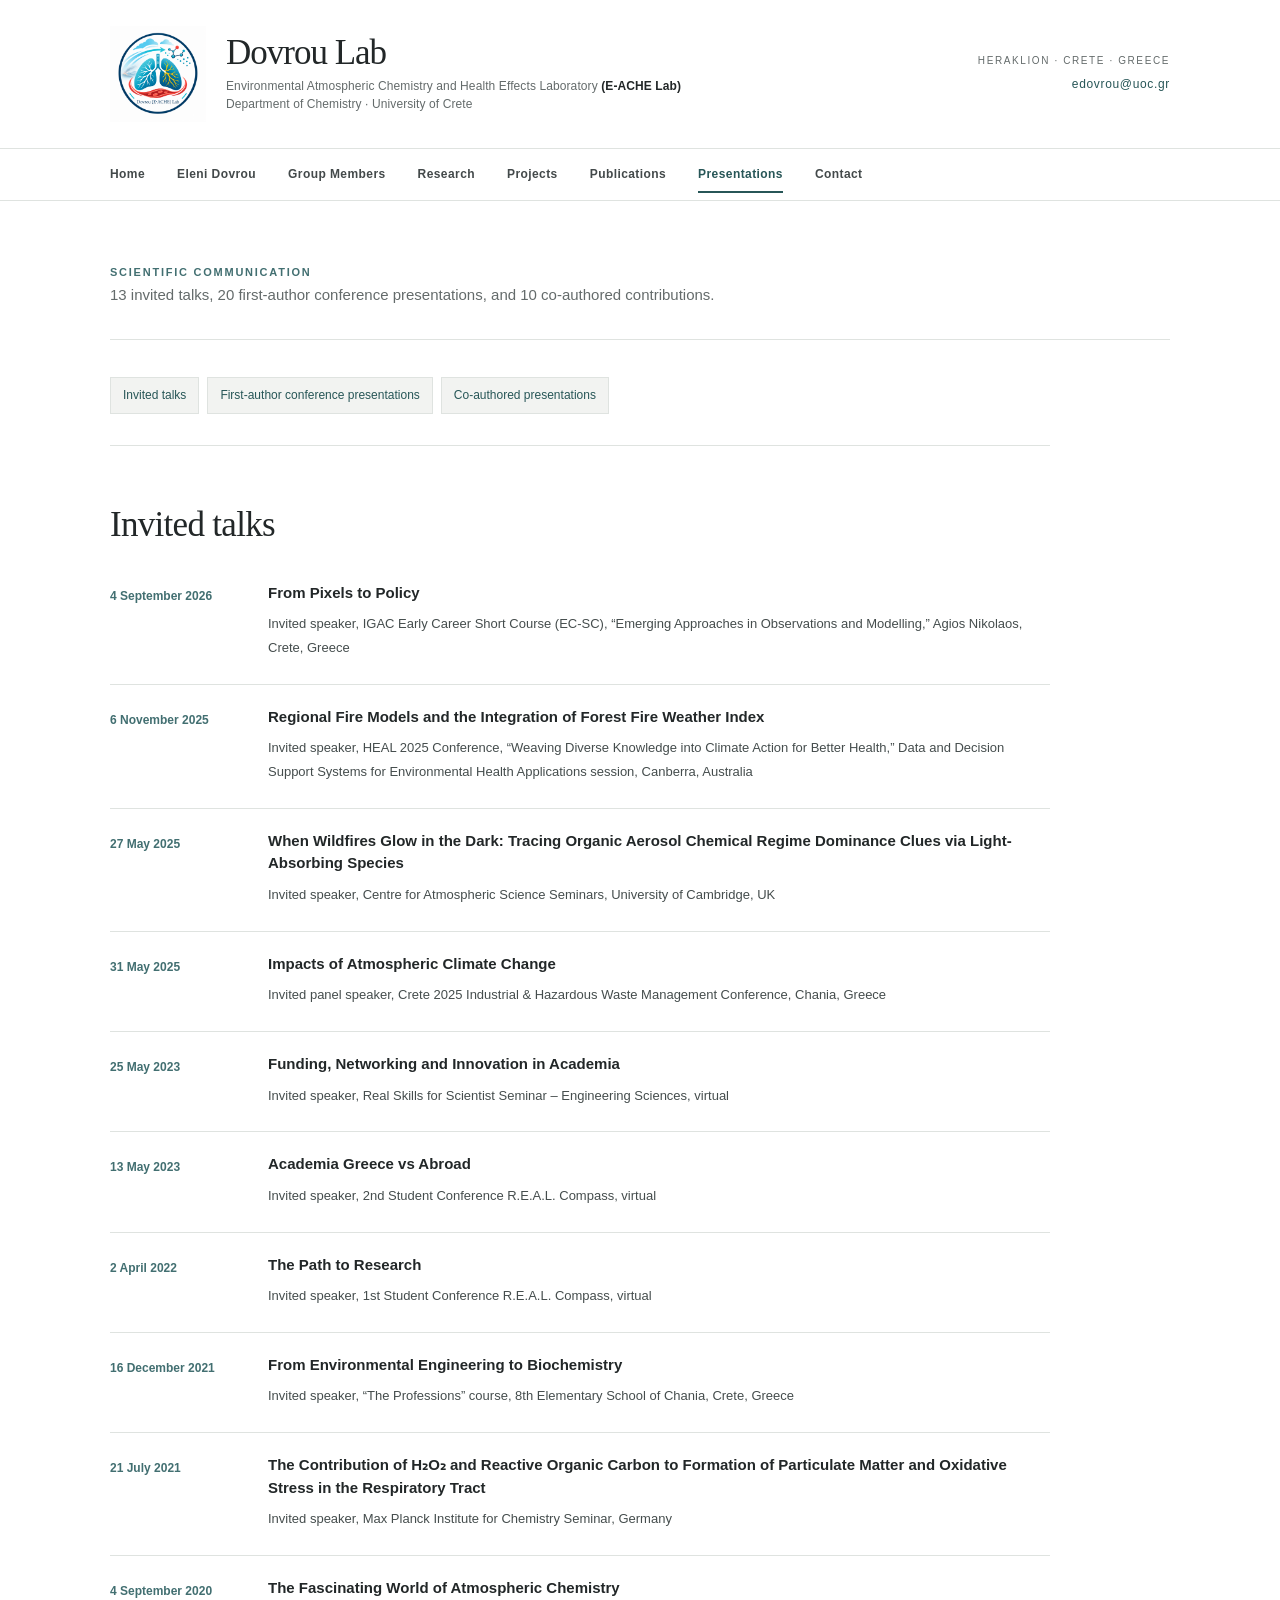
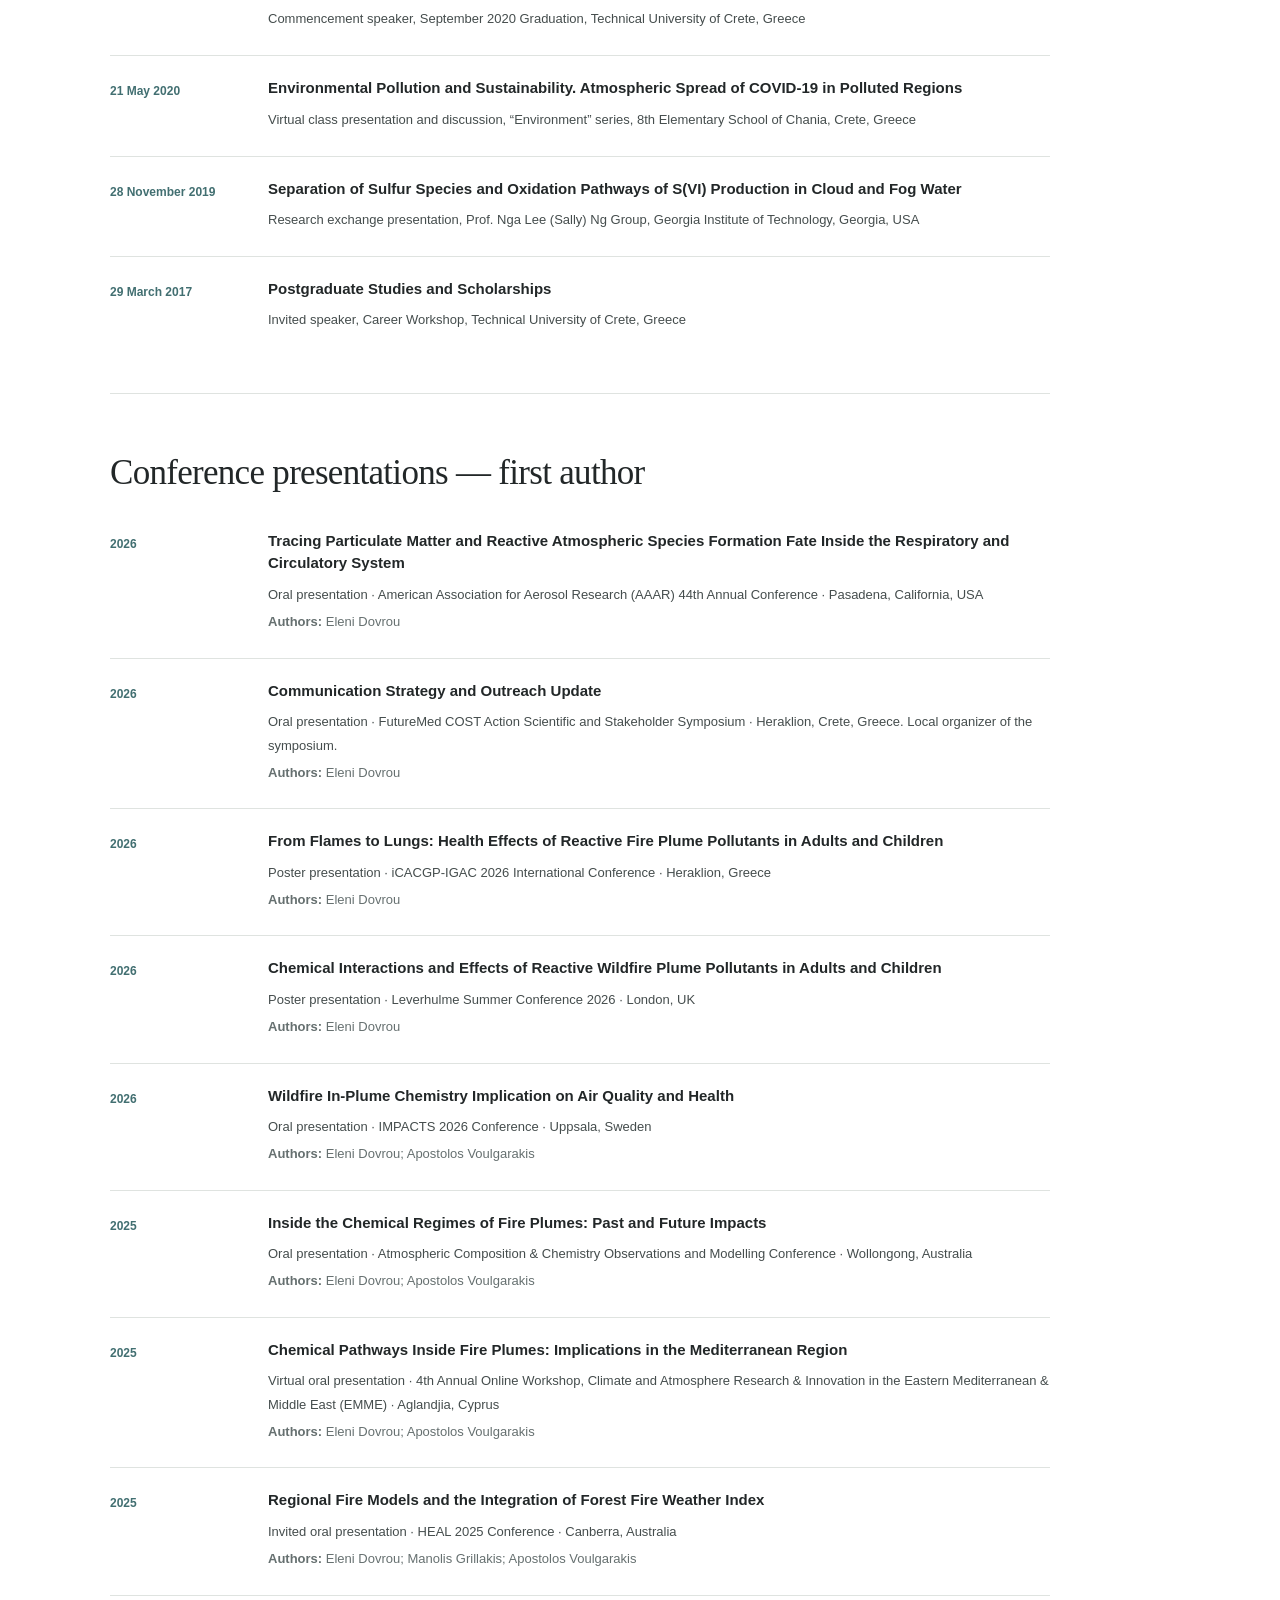
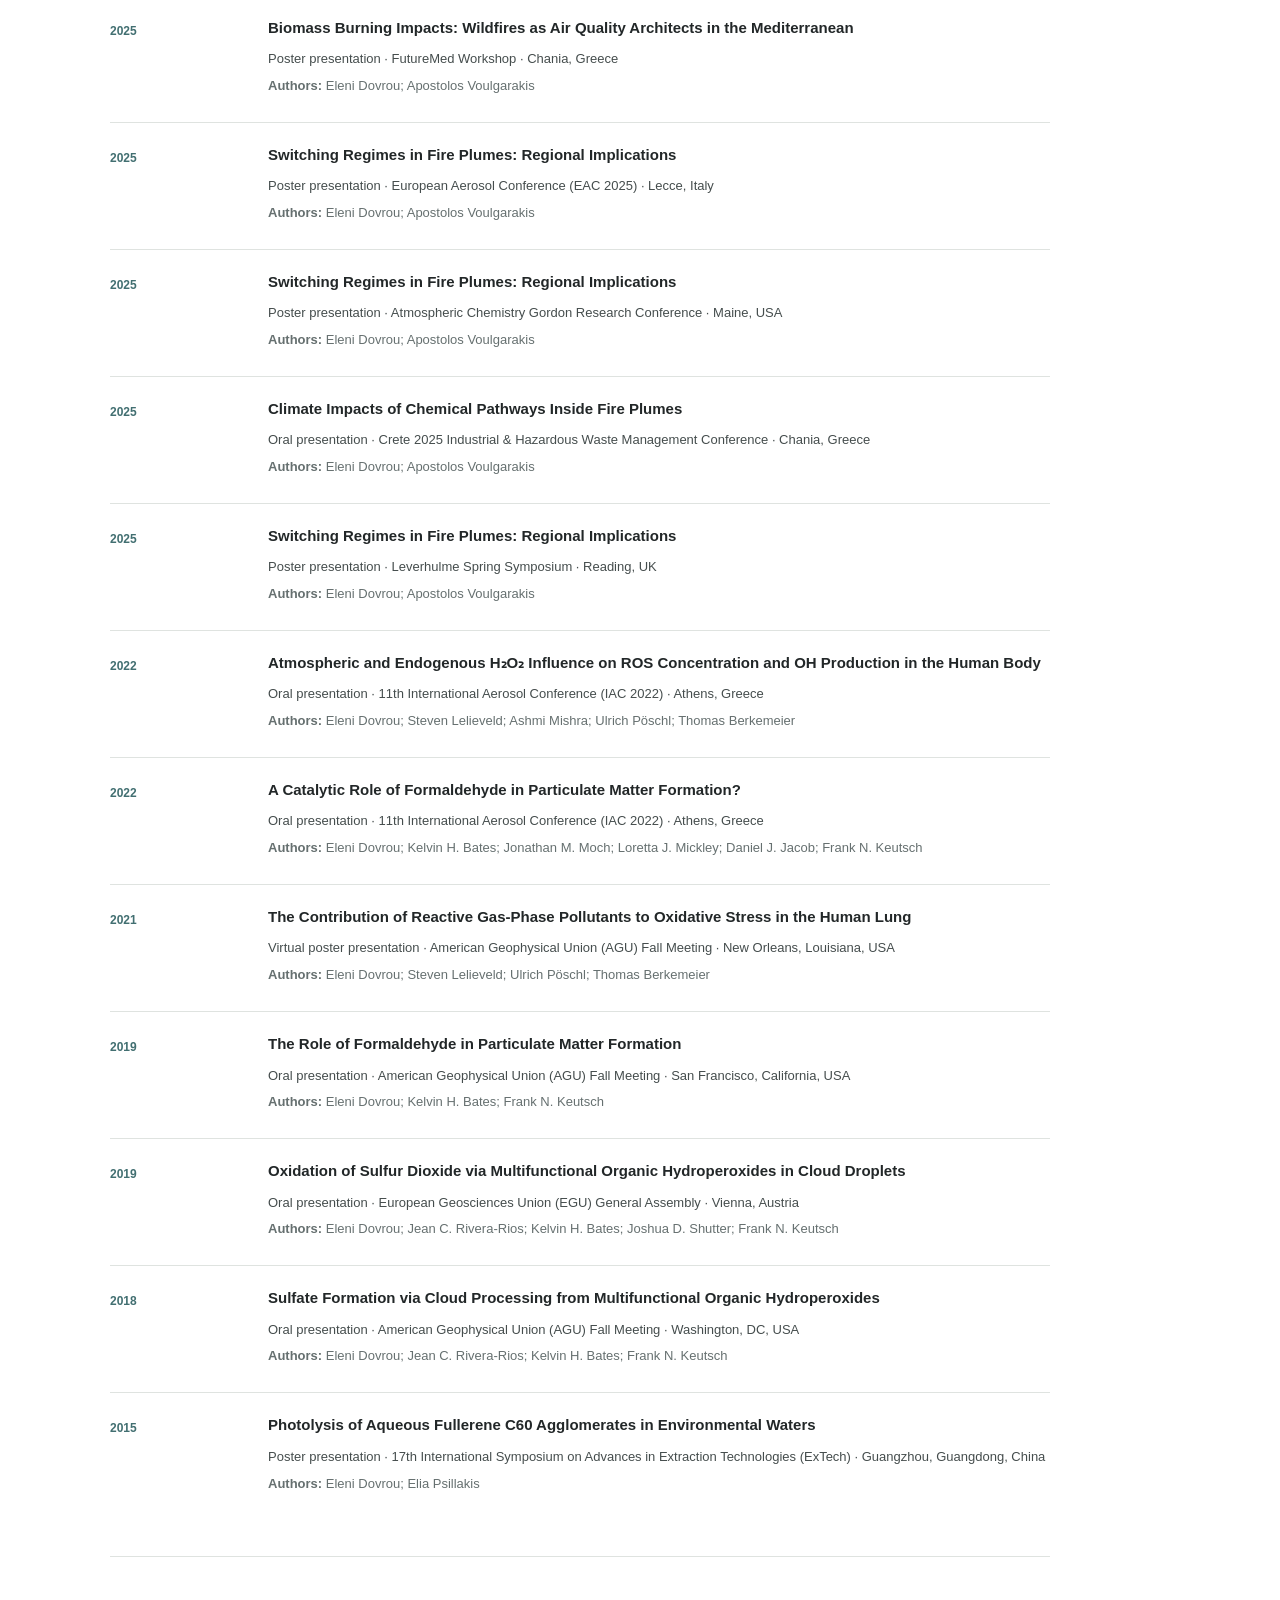
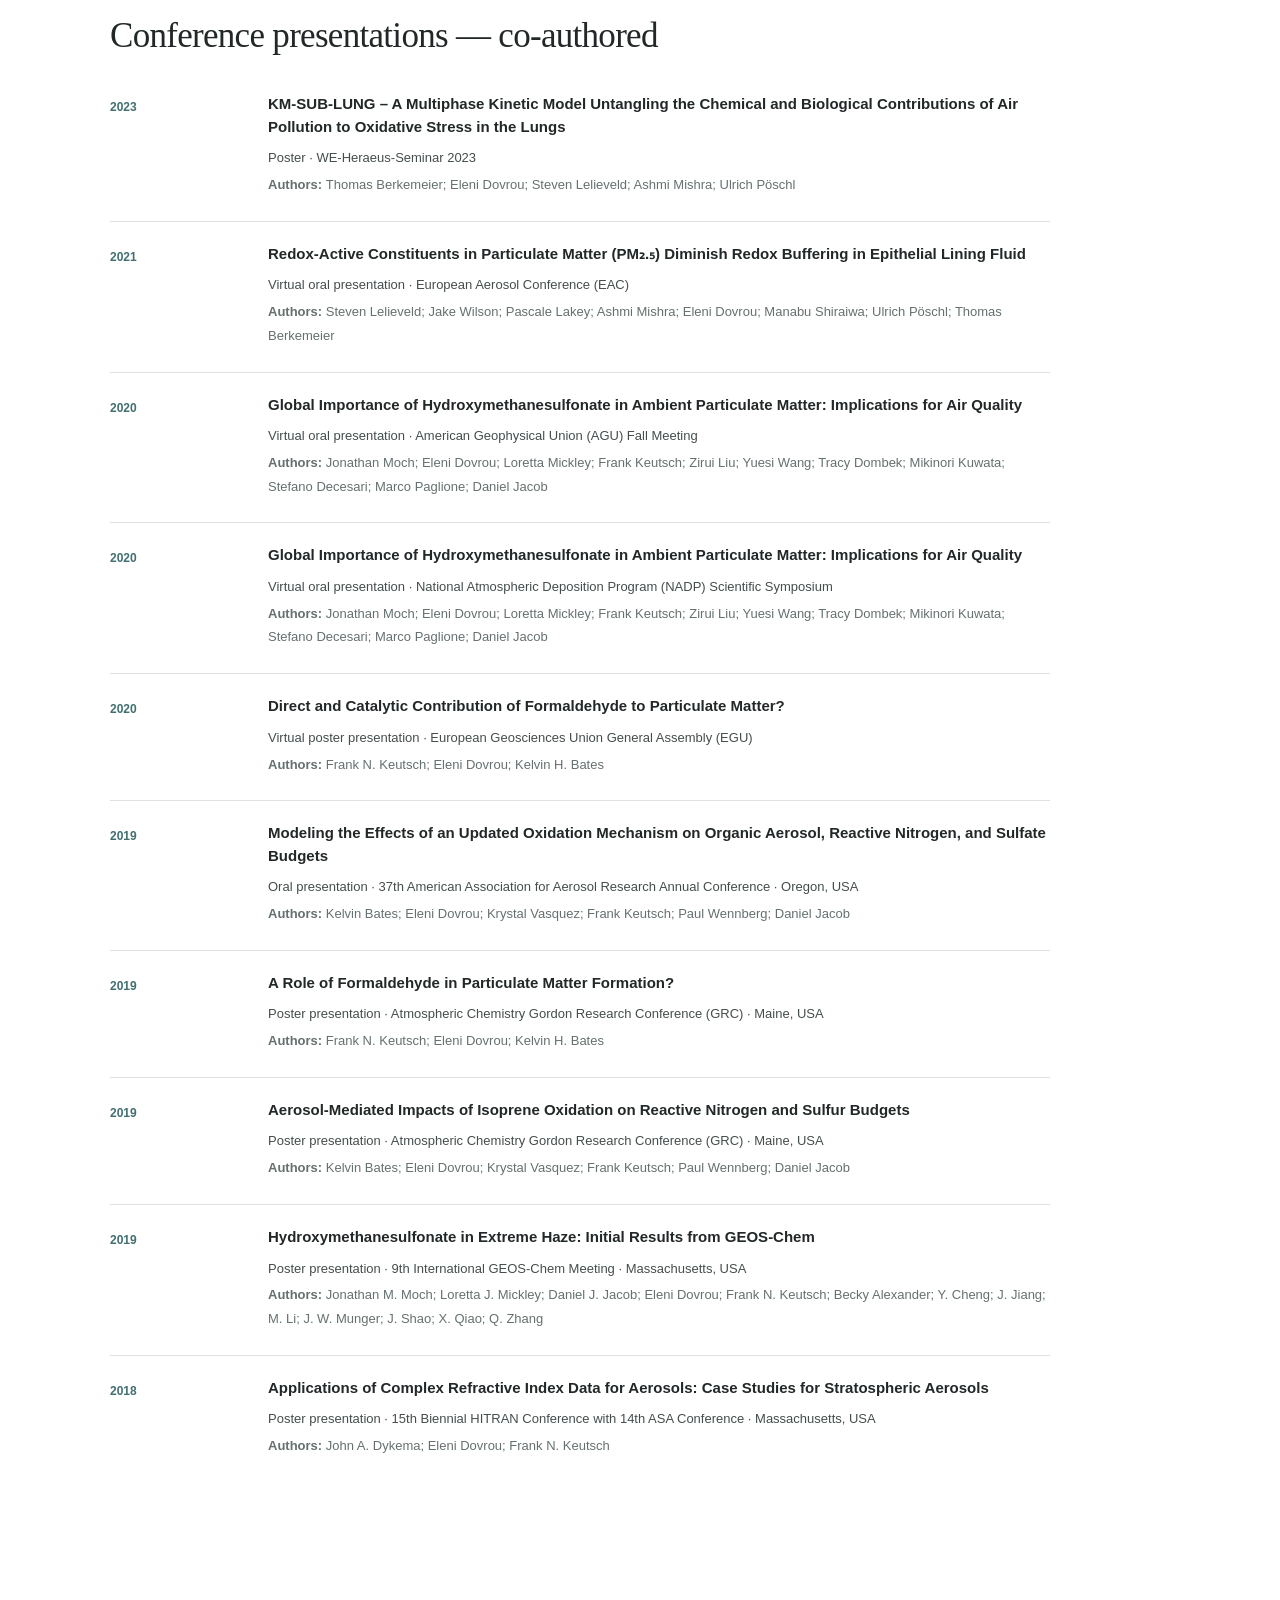
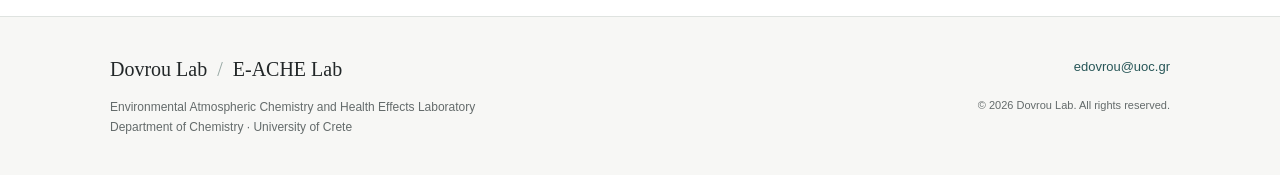
<file: presentations.html>
<!DOCTYPE html>
<!--
  E-ACHE LAB: EDITABLE PAGE — presentations.html
  HOW TO EDIT:
  - Look for <main id="main"> below to find visible page content.
  - Change the text between tags without deleting the tags.
  - Use Command + F on Mac to search for a heading or phrase.
  - Save using "Commit changes" in GitHub.
  - This version only makes HTML easier to read; it does not add omitted CV material.
-->
<html lang="en">
 <head>
  <meta charset="utf-8"/>
  <meta content="width=device-width, initial-scale=1" name="viewport"/>
  <meta content="Dovrou Lab &ndash; Environmental Atmospheric Chemistry and Health Effects Laboratory (E-ACHE Lab) | Department of Chemistry | University of Crete" name="description"/>
  <meta content="#f9f8f5" name="theme-color"/>
  <title>
   Presentations | Dovrou Lab &ndash; Environmental Atmospheric Chemistry and Health Effects Laboratory (E-ACHE Lab) | Department of Chemistry | University of Crete
  </title>
  <link href="assets/dovrou-lab-favicon.png" rel="icon" type="image/png"/>
  <link href="assets/style.css?v=20261120-logo-projects" rel="stylesheet"/>
  <script defer="" src="assets/main.js?v=20261120-light">
  </script>
 </head>
 <body>
  <a class="skip" href="#main">
   Skip to content
  </a>
  <header class="site-head">
   <div class="shell head-top">
    <a aria-label="Dovrou Lab home" class="identity" href="index.html">
     <img alt="" class="lab-symbol" height="96" src="assets/dovrou-lab-logo.png" width="96"/>
     <span class="identity-text">
      <strong>
       Dovrou Lab
      </strong>
      <small>
       Environmental Atmospheric Chemistry and Health Effects Laboratory
       <b>
        (E-ACHE Lab)
       </b>
       <br/>
       Department of Chemistry &middot; University of Crete
      </small>
     </span>
    </a>
    <div class="head-contact">
     <span>
      HERAKLION &middot; CRETE &middot; GREECE
     </span>
     <a href="mailto:edovrou@uoc.gr">
      edovrou@uoc.gr
     </a>
    </div>
    <button aria-controls="site-nav" aria-expanded="false" aria-label="Open navigation" class="menu-button" id="menu-button" type="button">
     Menu
     <span aria-hidden="true">
      ☰
     </span>
    </button>
   </div>
   <nav aria-label="Main navigation" class="main-nav" id="site-nav">
    <div class="shell nav-inner">
     <a href="index.html">
      Home
     </a>
     <a href="about-me.html">
      Eleni Dovrou
     </a>
     <a href="group-members.html">
      Group Members
     </a>
     <a href="research.html">
      Research
     </a>
     <a href="projects.html">
      Projects
     </a>
     <a href="publications.html">
      Publications
     </a>
     <a aria-current="page" href="presentations.html">
      Presentations
     </a>
     <a href="contact-me.html">
      Contact
     </a>
    </div>
   </nav>
  </header>
  <main id="main">
   <section class="page-heading shell">
    <div class="small-kicker">
     SCIENTIFIC COMMUNICATION
    </div>
    <h1>
     Presentations
    </h1>
    <p>
     13 invited talks, 20 first-author conference presentations, and 10 co-authored contributions.
    </p>
   </section>
   <div class="shell readable-column presentations">
    <div class="jump-links">
     <a href="#invited">
      Invited talks
     </a>
     <a href="#first">
      First-author conference presentations
     </a>
     <a href="#coauthored">
      Co-authored presentations
     </a>
    </div>
    <section class="content-section" id="invited">
     <div class="section-heading">
      <h2>
       Invited talks
      </h2>
     </div>
     <div class="talk-list">
      <article class="talk-entry">
       <div class="talk-date">
        4 September 2026
       </div>
       <div class="talk-info">
        <h3>
         From Pixels to Policy
        </h3>
        <p>
         Invited speaker, IGAC Early Career Short Course (EC-SC), &ldquo;Emerging Approaches in Observations and Modelling,&rdquo; Agios Nikolaos, Crete, Greece
        </p>
       </div>
      </article>
      <article class="talk-entry">
       <div class="talk-date">
        6 November 2025
       </div>
       <div class="talk-info">
        <h3>
         Regional Fire Models and the Integration of Forest Fire Weather Index
        </h3>
        <p>
         Invited speaker, HEAL 2025 Conference, &ldquo;Weaving Diverse Knowledge into Climate Action for Better Health,&rdquo; Data and Decision Support Systems for Environmental Health Applications session, Canberra, Australia
        </p>
       </div>
      </article>
      <article class="talk-entry">
       <div class="talk-date">
        27 May 2025
       </div>
       <div class="talk-info">
        <h3>
         When Wildfires Glow in the Dark: Tracing Organic Aerosol Chemical Regime Dominance Clues via Light-Absorbing Species
        </h3>
        <p>
         Invited speaker, Centre for Atmospheric Science Seminars, University of Cambridge, UK
        </p>
       </div>
      </article>
      <article class="talk-entry">
       <div class="talk-date">
        31 May 2025
       </div>
       <div class="talk-info">
        <h3>
         Impacts of Atmospheric Climate Change
        </h3>
        <p>
         Invited panel speaker, Crete 2025 Industrial &amp; Hazardous Waste Management Conference, Chania, Greece
        </p>
       </div>
      </article>
      <article class="talk-entry">
       <div class="talk-date">
        25 May 2023
       </div>
       <div class="talk-info">
        <h3>
         Funding, Networking and Innovation in Academia
        </h3>
        <p>
         Invited speaker, Real Skills for Scientist Seminar &ndash; Engineering Sciences, virtual
        </p>
       </div>
      </article>
      <article class="talk-entry">
       <div class="talk-date">
        13 May 2023
       </div>
       <div class="talk-info">
        <h3>
         Academia Greece vs Abroad
        </h3>
        <p>
         Invited speaker, 2nd Student Conference R.E.A.L. Compass, virtual
        </p>
       </div>
      </article>
      <article class="talk-entry">
       <div class="talk-date">
        2 April 2022
       </div>
       <div class="talk-info">
        <h3>
         The Path to Research
        </h3>
        <p>
         Invited speaker, 1st Student Conference R.E.A.L. Compass, virtual
        </p>
       </div>
      </article>
      <article class="talk-entry">
       <div class="talk-date">
        16 December 2021
       </div>
       <div class="talk-info">
        <h3>
         From Environmental Engineering to Biochemistry
        </h3>
        <p>
         Invited speaker, &ldquo;The Professions&rdquo; course, 8th Elementary School of Chania, Crete, Greece
        </p>
       </div>
      </article>
      <article class="talk-entry">
       <div class="talk-date">
        21 July 2021
       </div>
       <div class="talk-info">
        <h3>
         The Contribution of H₂O₂ and Reactive Organic Carbon to Formation of Particulate Matter and Oxidative Stress in the Respiratory Tract
        </h3>
        <p>
         Invited speaker, Max Planck Institute for Chemistry Seminar, Germany
        </p>
       </div>
      </article>
      <article class="talk-entry">
       <div class="talk-date">
        4 September 2020
       </div>
       <div class="talk-info">
        <h3>
         The Fascinating World of Atmospheric Chemistry
        </h3>
        <p>
         Commencement speaker, September 2020 Graduation, Technical University of Crete, Greece
        </p>
       </div>
      </article>
      <article class="talk-entry">
       <div class="talk-date">
        21 May 2020
       </div>
       <div class="talk-info">
        <h3>
         Environmental Pollution and Sustainability. Atmospheric Spread of COVID-19 in Polluted Regions
        </h3>
        <p>
         Virtual class presentation and discussion, &ldquo;Environment&rdquo; series, 8th Elementary School of Chania, Crete, Greece
        </p>
       </div>
      </article>
      <article class="talk-entry">
       <div class="talk-date">
        28 November 2019
       </div>
       <div class="talk-info">
        <h3>
         Separation of Sulfur Species and Oxidation Pathways of S(VI) Production in Cloud and Fog Water
        </h3>
        <p>
         Research exchange presentation, Prof. Nga Lee (Sally) Ng Group, Georgia Institute of Technology, Georgia, USA
        </p>
       </div>
      </article>
      <article class="talk-entry">
       <div class="talk-date">
        29 March 2017
       </div>
       <div class="talk-info">
        <h3>
         Postgraduate Studies and Scholarships
        </h3>
        <p>
         Invited speaker, Career Workshop, Technical University of Crete, Greece
        </p>
       </div>
      </article>
     </div>
    </section>
    <section class="content-section" id="first">
     <div class="section-heading">
      <h2>
       Conference presentations &mdash; first author
      </h2>
     </div>
     <div class="talk-list">
      <article class="talk-entry">
       <div class="talk-date">
        2026
       </div>
       <div class="talk-info">
        <h3>
         Tracing Particulate Matter and Reactive Atmospheric Species Formation Fate Inside the Respiratory and Circulatory System
        </h3>
        <p>
         Oral presentation &middot; American Association for Aerosol Research (AAAR) 44th Annual Conference &middot; Pasadena, California, USA
        </p>
        <p class="talk-authors">
         <strong>
          Authors:
         </strong>
         Eleni Dovrou
        </p>
       </div>
      </article>
      <article class="talk-entry">
       <div class="talk-date">
        2026
       </div>
       <div class="talk-info">
        <h3>
         Communication Strategy and Outreach Update
        </h3>
        <p>
         Oral presentation &middot; FutureMed COST Action Scientific and Stakeholder Symposium &middot; Heraklion, Crete, Greece. Local organizer of the symposium.
        </p>
        <p class="talk-authors">
         <strong>
          Authors:
         </strong>
         Eleni Dovrou
        </p>
       </div>
      </article>
      <article class="talk-entry">
       <div class="talk-date">
        2026
       </div>
       <div class="talk-info">
        <h3>
         From Flames to Lungs: Health Effects of Reactive Fire Plume Pollutants in Adults and Children
        </h3>
        <p>
         Poster presentation &middot; iCACGP-IGAC 2026 International Conference &middot; Heraklion, Greece
        </p>
        <p class="talk-authors">
         <strong>
          Authors:
         </strong>
         Eleni Dovrou
        </p>
       </div>
      </article>
      <article class="talk-entry">
       <div class="talk-date">
        2026
       </div>
       <div class="talk-info">
        <h3>
         Chemical Interactions and Effects of Reactive Wildfire Plume Pollutants in Adults and Children
        </h3>
        <p>
         Poster presentation &middot; Leverhulme Summer Conference 2026 &middot; London, UK
        </p>
        <p class="talk-authors">
         <strong>
          Authors:
         </strong>
         Eleni Dovrou
        </p>
       </div>
      </article>
      <article class="talk-entry">
       <div class="talk-date">
        2026
       </div>
       <div class="talk-info">
        <h3>
         Wildfire In-Plume Chemistry Implication on Air Quality and Health
        </h3>
        <p>
         Oral presentation &middot; IMPACTS 2026 Conference &middot; Uppsala, Sweden
        </p>
        <p class="talk-authors">
         <strong>
          Authors:
         </strong>
         Eleni Dovrou; Apostolos Voulgarakis
        </p>
       </div>
      </article>
      <article class="talk-entry">
       <div class="talk-date">
        2025
       </div>
       <div class="talk-info">
        <h3>
         Inside the Chemical Regimes of Fire Plumes: Past and Future Impacts
        </h3>
        <p>
         Oral presentation &middot; Atmospheric Composition &amp; Chemistry Observations and Modelling Conference &middot; Wollongong, Australia
        </p>
        <p class="talk-authors">
         <strong>
          Authors:
         </strong>
         Eleni Dovrou; Apostolos Voulgarakis
        </p>
       </div>
      </article>
      <article class="talk-entry">
       <div class="talk-date">
        2025
       </div>
       <div class="talk-info">
        <h3>
         Chemical Pathways Inside Fire Plumes: Implications in the Mediterranean Region
        </h3>
        <p>
         Virtual oral presentation &middot; 4th Annual Online Workshop, Climate and Atmosphere Research &amp; Innovation in the Eastern Mediterranean &amp; Middle East (EMME) &middot; Aglandjia, Cyprus
        </p>
        <p class="talk-authors">
         <strong>
          Authors:
         </strong>
         Eleni Dovrou; Apostolos Voulgarakis
        </p>
       </div>
      </article>
      <article class="talk-entry">
       <div class="talk-date">
        2025
       </div>
       <div class="talk-info">
        <h3>
         Regional Fire Models and the Integration of Forest Fire Weather Index
        </h3>
        <p>
         Invited oral presentation &middot; HEAL 2025 Conference &middot; Canberra, Australia
        </p>
        <p class="talk-authors">
         <strong>
          Authors:
         </strong>
         Eleni Dovrou; Manolis Grillakis; Apostolos Voulgarakis
        </p>
       </div>
      </article>
      <article class="talk-entry">
       <div class="talk-date">
        2025
       </div>
       <div class="talk-info">
        <h3>
         Biomass Burning Impacts: Wildfires as Air Quality Architects in the Mediterranean
        </h3>
        <p>
         Poster presentation &middot; FutureMed Workshop &middot; Chania, Greece
        </p>
        <p class="talk-authors">
         <strong>
          Authors:
         </strong>
         Eleni Dovrou; Apostolos Voulgarakis
        </p>
       </div>
      </article>
      <article class="talk-entry">
       <div class="talk-date">
        2025
       </div>
       <div class="talk-info">
        <h3>
         Switching Regimes in Fire Plumes: Regional Implications
        </h3>
        <p>
         Poster presentation &middot; European Aerosol Conference (EAC 2025) &middot; Lecce, Italy
        </p>
        <p class="talk-authors">
         <strong>
          Authors:
         </strong>
         Eleni Dovrou; Apostolos Voulgarakis
        </p>
       </div>
      </article>
      <article class="talk-entry">
       <div class="talk-date">
        2025
       </div>
       <div class="talk-info">
        <h3>
         Switching Regimes in Fire Plumes: Regional Implications
        </h3>
        <p>
         Poster presentation &middot; Atmospheric Chemistry Gordon Research Conference &middot; Maine, USA
        </p>
        <p class="talk-authors">
         <strong>
          Authors:
         </strong>
         Eleni Dovrou; Apostolos Voulgarakis
        </p>
       </div>
      </article>
      <article class="talk-entry">
       <div class="talk-date">
        2025
       </div>
       <div class="talk-info">
        <h3>
         Climate Impacts of Chemical Pathways Inside Fire Plumes
        </h3>
        <p>
         Oral presentation &middot; Crete 2025 Industrial &amp; Hazardous Waste Management Conference &middot; Chania, Greece
        </p>
        <p class="talk-authors">
         <strong>
          Authors:
         </strong>
         Eleni Dovrou; Apostolos Voulgarakis
        </p>
       </div>
      </article>
      <article class="talk-entry">
       <div class="talk-date">
        2025
       </div>
       <div class="talk-info">
        <h3>
         Switching Regimes in Fire Plumes: Regional Implications
        </h3>
        <p>
         Poster presentation &middot; Leverhulme Spring Symposium &middot; Reading, UK
        </p>
        <p class="talk-authors">
         <strong>
          Authors:
         </strong>
         Eleni Dovrou; Apostolos Voulgarakis
        </p>
       </div>
      </article>
      <article class="talk-entry">
       <div class="talk-date">
        2022
       </div>
       <div class="talk-info">
        <h3>
         Atmospheric and Endogenous H₂O₂ Influence on ROS Concentration and OH Production in the Human Body
        </h3>
        <p>
         Oral presentation &middot; 11th International Aerosol Conference (IAC 2022) &middot; Athens, Greece
        </p>
        <p class="talk-authors">
         <strong>
          Authors:
         </strong>
         Eleni Dovrou; Steven Lelieveld; Ashmi Mishra; Ulrich P&ouml;schl; Thomas Berkemeier
        </p>
       </div>
      </article>
      <article class="talk-entry">
       <div class="talk-date">
        2022
       </div>
       <div class="talk-info">
        <h3>
         A Catalytic Role of Formaldehyde in Particulate Matter Formation?
        </h3>
        <p>
         Oral presentation &middot; 11th International Aerosol Conference (IAC 2022) &middot; Athens, Greece
        </p>
        <p class="talk-authors">
         <strong>
          Authors:
         </strong>
         Eleni Dovrou; Kelvin H. Bates; Jonathan M. Moch; Loretta J. Mickley; Daniel J. Jacob; Frank N. Keutsch
        </p>
       </div>
      </article>
      <article class="talk-entry">
       <div class="talk-date">
        2021
       </div>
       <div class="talk-info">
        <h3>
         The Contribution of Reactive Gas-Phase Pollutants to Oxidative Stress in the Human Lung
        </h3>
        <p>
         Virtual poster presentation &middot; American Geophysical Union (AGU) Fall Meeting &middot; New Orleans, Louisiana, USA
        </p>
        <p class="talk-authors">
         <strong>
          Authors:
         </strong>
         Eleni Dovrou; Steven Lelieveld; Ulrich P&ouml;schl; Thomas Berkemeier
        </p>
       </div>
      </article>
      <article class="talk-entry">
       <div class="talk-date">
        2019
       </div>
       <div class="talk-info">
        <h3>
         The Role of Formaldehyde in Particulate Matter Formation
        </h3>
        <p>
         Oral presentation &middot; American Geophysical Union (AGU) Fall Meeting &middot; San Francisco, California, USA
        </p>
        <p class="talk-authors">
         <strong>
          Authors:
         </strong>
         Eleni Dovrou; Kelvin H. Bates; Frank N. Keutsch
        </p>
       </div>
      </article>
      <article class="talk-entry">
       <div class="talk-date">
        2019
       </div>
       <div class="talk-info">
        <h3>
         Oxidation of Sulfur Dioxide via Multifunctional Organic Hydroperoxides in Cloud Droplets
        </h3>
        <p>
         Oral presentation &middot; European Geosciences Union (EGU) General Assembly &middot; Vienna, Austria
        </p>
        <p class="talk-authors">
         <strong>
          Authors:
         </strong>
         Eleni Dovrou; Jean C. Rivera-Rios; Kelvin H. Bates; Joshua D. Shutter; Frank N. Keutsch
        </p>
       </div>
      </article>
      <article class="talk-entry">
       <div class="talk-date">
        2018
       </div>
       <div class="talk-info">
        <h3>
         Sulfate Formation via Cloud Processing from Multifunctional Organic Hydroperoxides
        </h3>
        <p>
         Oral presentation &middot; American Geophysical Union (AGU) Fall Meeting &middot; Washington, DC, USA
        </p>
        <p class="talk-authors">
         <strong>
          Authors:
         </strong>
         Eleni Dovrou; Jean C. Rivera-Rios; Kelvin H. Bates; Frank N. Keutsch
        </p>
       </div>
      </article>
      <article class="talk-entry">
       <div class="talk-date">
        2015
       </div>
       <div class="talk-info">
        <h3>
         Photolysis of Aqueous Fullerene C60 Agglomerates in Environmental Waters
        </h3>
        <p>
         Poster presentation &middot; 17th International Symposium on Advances in Extraction Technologies (ExTech) &middot; Guangzhou, Guangdong, China
        </p>
        <p class="talk-authors">
         <strong>
          Authors:
         </strong>
         Eleni Dovrou; Elia Psillakis
        </p>
       </div>
      </article>
     </div>
    </section>
    <section class="content-section" id="coauthored">
     <div class="section-heading">
      <h2>
       Conference presentations &mdash; co-authored
      </h2>
     </div>
     <div class="talk-list">
      <article class="talk-entry">
       <div class="talk-date">
        2023
       </div>
       <div class="talk-info">
        <h3>
         KM-SUB-LUNG &ndash; A Multiphase Kinetic Model Untangling the Chemical and Biological Contributions of Air Pollution to Oxidative Stress in the Lungs
        </h3>
        <p>
         Poster &middot; WE-Heraeus-Seminar 2023
        </p>
        <p class="talk-authors">
         <strong>
          Authors:
         </strong>
         Thomas Berkemeier; Eleni Dovrou; Steven Lelieveld; Ashmi Mishra; Ulrich P&ouml;schl
        </p>
       </div>
      </article>
      <article class="talk-entry">
       <div class="talk-date">
        2021
       </div>
       <div class="talk-info">
        <h3>
         Redox-Active Constituents in Particulate Matter (PM₂.₅) Diminish Redox Buffering in Epithelial Lining Fluid
        </h3>
        <p>
         Virtual oral presentation &middot; European Aerosol Conference (EAC)
        </p>
        <p class="talk-authors">
         <strong>
          Authors:
         </strong>
         Steven Lelieveld; Jake Wilson; Pascale Lakey; Ashmi Mishra; Eleni Dovrou; Manabu Shiraiwa; Ulrich P&ouml;schl; Thomas Berkemeier
        </p>
       </div>
      </article>
      <article class="talk-entry">
       <div class="talk-date">
        2020
       </div>
       <div class="talk-info">
        <h3>
         Global Importance of Hydroxymethanesulfonate in Ambient Particulate Matter: Implications for Air Quality
        </h3>
        <p>
         Virtual oral presentation &middot; American Geophysical Union (AGU) Fall Meeting
        </p>
        <p class="talk-authors">
         <strong>
          Authors:
         </strong>
         Jonathan Moch; Eleni Dovrou; Loretta Mickley; Frank Keutsch; Zirui Liu; Yuesi Wang; Tracy Dombek; Mikinori Kuwata; Stefano Decesari; Marco Paglione; Daniel Jacob
        </p>
       </div>
      </article>
      <article class="talk-entry">
       <div class="talk-date">
        2020
       </div>
       <div class="talk-info">
        <h3>
         Global Importance of Hydroxymethanesulfonate in Ambient Particulate Matter: Implications for Air Quality
        </h3>
        <p>
         Virtual oral presentation &middot; National Atmospheric Deposition Program (NADP) Scientific Symposium
        </p>
        <p class="talk-authors">
         <strong>
          Authors:
         </strong>
         Jonathan Moch; Eleni Dovrou; Loretta Mickley; Frank Keutsch; Zirui Liu; Yuesi Wang; Tracy Dombek; Mikinori Kuwata; Stefano Decesari; Marco Paglione; Daniel Jacob
        </p>
       </div>
      </article>
      <article class="talk-entry">
       <div class="talk-date">
        2020
       </div>
       <div class="talk-info">
        <h3>
         Direct and Catalytic Contribution of Formaldehyde to Particulate Matter?
        </h3>
        <p>
         Virtual poster presentation &middot; European Geosciences Union General Assembly (EGU)
        </p>
        <p class="talk-authors">
         <strong>
          Authors:
         </strong>
         Frank N. Keutsch; Eleni Dovrou; Kelvin H. Bates
        </p>
       </div>
      </article>
      <article class="talk-entry">
       <div class="talk-date">
        2019
       </div>
       <div class="talk-info">
        <h3>
         Modeling the Effects of an Updated Oxidation Mechanism on Organic Aerosol, Reactive Nitrogen, and Sulfate Budgets
        </h3>
        <p>
         Oral presentation &middot; 37th American Association for Aerosol Research Annual Conference &middot; Oregon, USA
        </p>
        <p class="talk-authors">
         <strong>
          Authors:
         </strong>
         Kelvin Bates; Eleni Dovrou; Krystal Vasquez; Frank Keutsch; Paul Wennberg; Daniel Jacob
        </p>
       </div>
      </article>
      <article class="talk-entry">
       <div class="talk-date">
        2019
       </div>
       <div class="talk-info">
        <h3>
         A Role of Formaldehyde in Particulate Matter Formation?
        </h3>
        <p>
         Poster presentation &middot; Atmospheric Chemistry Gordon Research Conference (GRC) &middot; Maine, USA
        </p>
        <p class="talk-authors">
         <strong>
          Authors:
         </strong>
         Frank N. Keutsch; Eleni Dovrou; Kelvin H. Bates
        </p>
       </div>
      </article>
      <article class="talk-entry">
       <div class="talk-date">
        2019
       </div>
       <div class="talk-info">
        <h3>
         Aerosol-Mediated Impacts of Isoprene Oxidation on Reactive Nitrogen and Sulfur Budgets
        </h3>
        <p>
         Poster presentation &middot; Atmospheric Chemistry Gordon Research Conference (GRC) &middot; Maine, USA
        </p>
        <p class="talk-authors">
         <strong>
          Authors:
         </strong>
         Kelvin Bates; Eleni Dovrou; Krystal Vasquez; Frank Keutsch; Paul Wennberg; Daniel Jacob
        </p>
       </div>
      </article>
      <article class="talk-entry">
       <div class="talk-date">
        2019
       </div>
       <div class="talk-info">
        <h3>
         Hydroxymethanesulfonate in Extreme Haze: Initial Results from GEOS-Chem
        </h3>
        <p>
         Poster presentation &middot; 9th International GEOS-Chem Meeting &middot; Massachusetts, USA
        </p>
        <p class="talk-authors">
         <strong>
          Authors:
         </strong>
         Jonathan M. Moch; Loretta J. Mickley; Daniel J. Jacob; Eleni Dovrou; Frank N. Keutsch; Becky Alexander; Y. Cheng; J. Jiang; M. Li; J. W. Munger; J. Shao; X. Qiao; Q. Zhang
        </p>
       </div>
      </article>
      <article class="talk-entry">
       <div class="talk-date">
        2018
       </div>
       <div class="talk-info">
        <h3>
         Applications of Complex Refractive Index Data for Aerosols: Case Studies for Stratospheric Aerosols
        </h3>
        <p>
         Poster presentation &middot; 15th Biennial HITRAN Conference with 14th ASA Conference &middot; Massachusetts, USA
        </p>
        <p class="talk-authors">
         <strong>
          Authors:
         </strong>
         John A. Dykema; Eleni Dovrou; Frank N. Keutsch
        </p>
       </div>
      </article>
     </div>
    </section>
   </div>
  </main>
  <footer class="site-footer">
   <div class="shell footer-inner">
    <div>
     <span class="footer-name">
      Dovrou Lab
      <span class="foot-separator">
       /
      </span>
      E-ACHE Lab
     </span>
     <p>
      Environmental Atmospheric Chemistry and Health Effects Laboratory
      <br/>
      Department of Chemistry &middot; University of Crete
     </p>
    </div>
    <div>
     <a href="mailto:edovrou@uoc.gr">
      edovrou@uoc.gr
     </a>
     <div class="footer-small">
      &copy;
      <span id="copyright-year">
       2026
      </span>
      Dovrou Lab. All rights reserved.
     </div>
    </div>
   </div>
  </footer>
 </body>
</html>
</file>
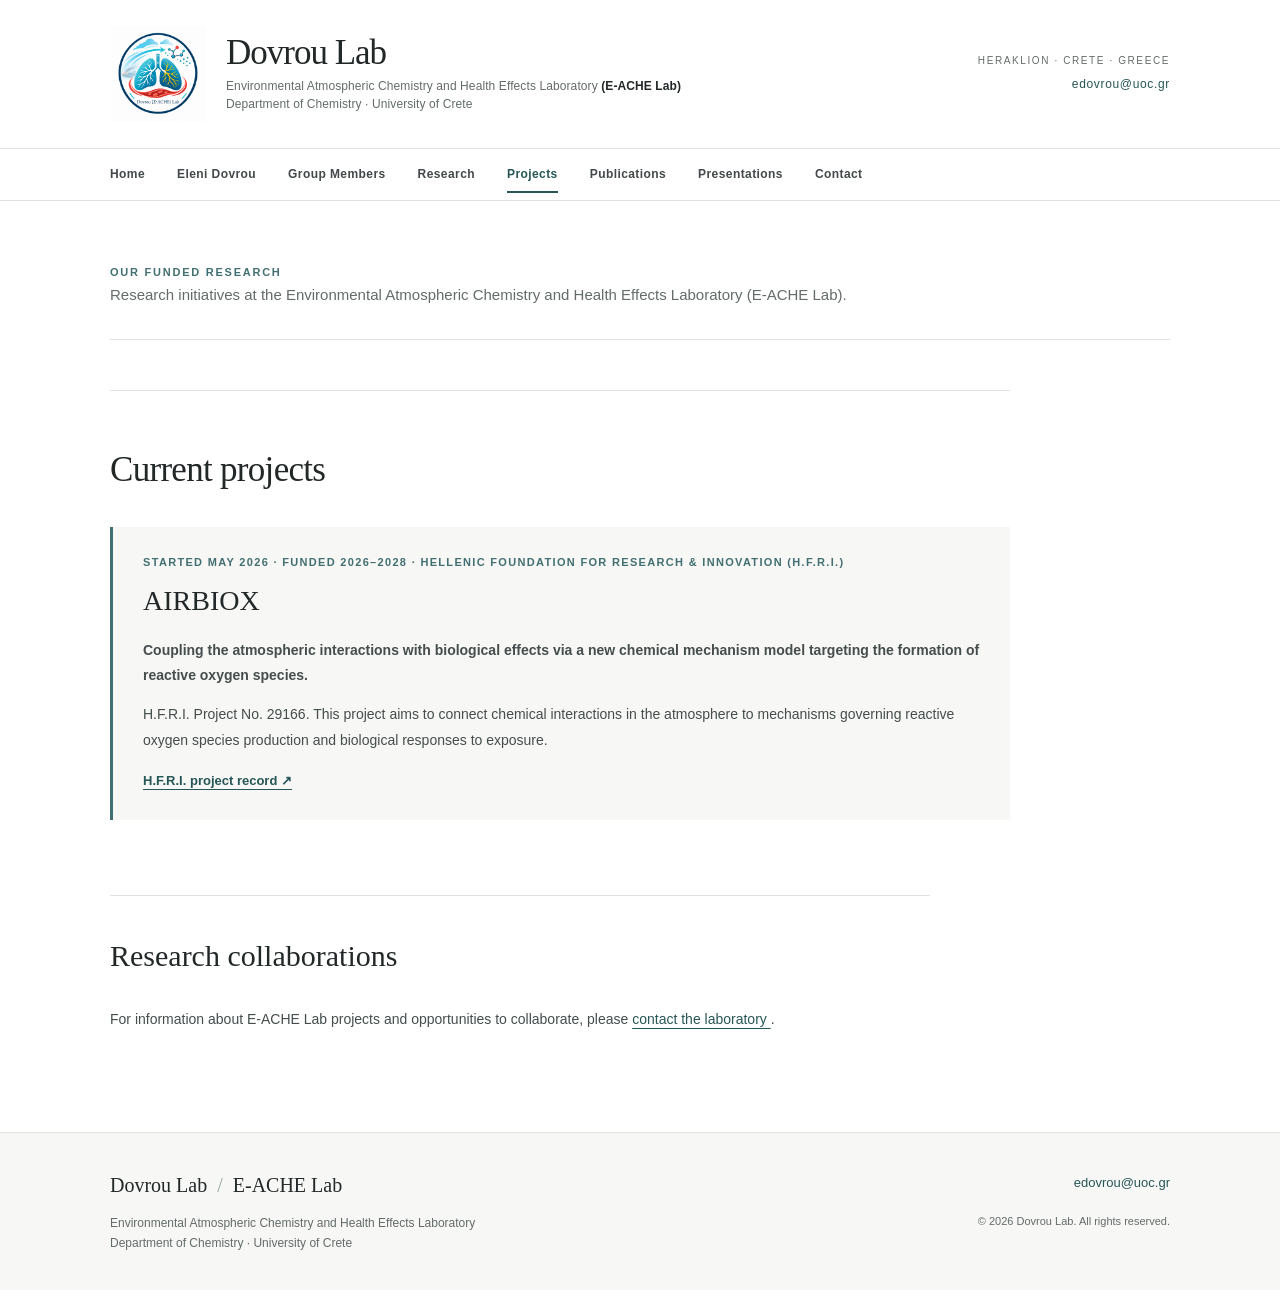
<file: projects.html>
<!DOCTYPE html>
<!--
  E-ACHE LAB: EDITABLE PAGE — projects.html
  HOW TO EDIT:
  - Look for <main id="main"> below to find visible page content.
  - Change the text between tags without deleting the tags.
  - Use Command + F on Mac to search for a heading or phrase.
  - Save using "Commit changes" in GitHub.
  - This version only makes HTML easier to read; it does not add omitted CV material.
-->
<html lang="en">
 <head>
  <meta charset="utf-8"/>
  <meta content="width=device-width, initial-scale=1" name="viewport"/>
  <meta content="Dovrou Lab &ndash; Environmental Atmospheric Chemistry and Health Effects Laboratory (E-ACHE Lab) | Department of Chemistry | University of Crete" name="description"/>
  <meta content="#f9f8f5" name="theme-color"/>
  <title>
   Projects | Dovrou Lab &ndash; Environmental Atmospheric Chemistry and Health Effects Laboratory (E-ACHE Lab) | Department of Chemistry | University of Crete
  </title>
  <link href="assets/dovrou-lab-favicon.png" rel="icon" type="image/png"/>
  <link href="assets/style.css?v=20261120-logo-projects" rel="stylesheet"/>
  <script defer="" src="assets/main.js?v=20261120-light">
  </script>
 </head>
 <body>
  <a class="skip" href="#main">
   Skip to content
  </a>
  <header class="site-head">
   <div class="shell head-top">
    <a aria-label="Dovrou Lab home" class="identity" href="index.html">
     <img alt="" class="lab-symbol" height="96" src="assets/dovrou-lab-logo.png" width="96"/>
     <span class="identity-text">
      <strong>
       Dovrou Lab
      </strong>
      <small>
       Environmental Atmospheric Chemistry and Health Effects Laboratory
       <b>
        (E-ACHE Lab)
       </b>
       <br/>
       Department of Chemistry &middot; University of Crete
      </small>
     </span>
    </a>
    <div class="head-contact">
     <span>
      HERAKLION &middot; CRETE &middot; GREECE
     </span>
     <a href="mailto:edovrou@uoc.gr">
      edovrou@uoc.gr
     </a>
    </div>
    <button aria-controls="site-nav" aria-expanded="false" aria-label="Open navigation" class="menu-button" id="menu-button" type="button">
     Menu
     <span aria-hidden="true">
      ☰
     </span>
    </button>
   </div>
   <nav aria-label="Main navigation" class="main-nav" id="site-nav">
    <div class="shell nav-inner">
     <a href="index.html">
      Home
     </a>
     <a href="about-me.html">
      Eleni Dovrou
     </a>
     <a href="group-members.html">
      Group Members
     </a>
     <a href="research.html">
      Research
     </a>
     <a aria-current="page" href="projects.html">
      Projects
     </a>
     <a href="publications.html">
      Publications
     </a>
     <a href="presentations.html">
      Presentations
     </a>
     <a href="contact-me.html">
      Contact
     </a>
    </div>
   </nav>
  </header>
  <main id="main">
   <section class="page-heading shell">
    <div class="small-kicker">
     OUR FUNDED RESEARCH
    </div>
    <h1>
     Projects
    </h1>
    <p>
     Research initiatives at the Environmental Atmospheric Chemistry and Health Effects Laboratory (E-ACHE Lab).
    </p>
   </section>
   <div class="shell readable-column projects-page">
    <section class="content-section" id="airobiox">
     <div class="section-heading">
      <h2>
       Current projects
      </h2>
     </div>
     <article class="project-block">
      <div class="project-meta">
       STARTED MAY 2026 &middot; FUNDED 2026&ndash;2028 &middot; HELLENIC FOUNDATION FOR RESEARCH &amp; INNOVATION (H.F.R.I.)
      </div>
      <h3>
       AIRBIOX
      </h3>
      <p>
       <strong>
        Coupling the atmospheric interactions with biological effects via a new chemical mechanism model targeting the formation of reactive oxygen species.
       </strong>
      </p>
      <p>
       H.F.R.I. Project No. 29166. This project aims to connect chemical interactions in the atmosphere to mechanisms governing reactive oxygen species production and biological responses to exposure.
      </p>
      <a href="https://www.elidek.gr/microsites/coupling-the-atmospheric-interactions-with-biological-effects-via-a-new-chemical-mechanism-model-targeting-the-formation-of-reactive-oxygen-species/" rel="noopener noreferrer" target="_blank">
       H.F.R.I. project record &nearrow;
      </a>
     </article>
    </section>
    <!-- TO ADD A NEW PROJECT IN GITHUB:
     Copy the article below, remove the comment markers, and edit its fields.
     Place it after the AIRBIOX article inside the "Current projects" section.

<article class="project-block">
  <div class="project-meta">STARTED MONTH YYYY · FUNDING AGENCY</div>
  <h3>New project name</h3>
  <p>Brief description of the project, goals and research team.</p>
  <a href="https://example.org">Project website ↗</a>
</article>
-->
    <section class="closing-line">
     <h2>
      Research collaborations
     </h2>
     <p>
      For information about E-ACHE Lab projects and opportunities to collaborate, please
      <a href="contact-me.html">
       contact the laboratory
      </a>
      .
     </p>
    </section>
   </div>
  </main>
  <footer class="site-footer">
   <div class="shell footer-inner">
    <div>
     <span class="footer-name">
      Dovrou Lab
      <span class="foot-separator">
       /
      </span>
      E-ACHE Lab
     </span>
     <p>
      Environmental Atmospheric Chemistry and Health Effects Laboratory
      <br/>
      Department of Chemistry &middot; University of Crete
     </p>
    </div>
    <div>
     <a href="mailto:edovrou@uoc.gr">
      edovrou@uoc.gr
     </a>
     <div class="footer-small">
      &copy;
      <span id="copyright-year">
       2026
      </span>
      Dovrou Lab. All rights reserved.
     </div>
    </div>
   </div>
  </footer>
 </body>
</html>
</file>
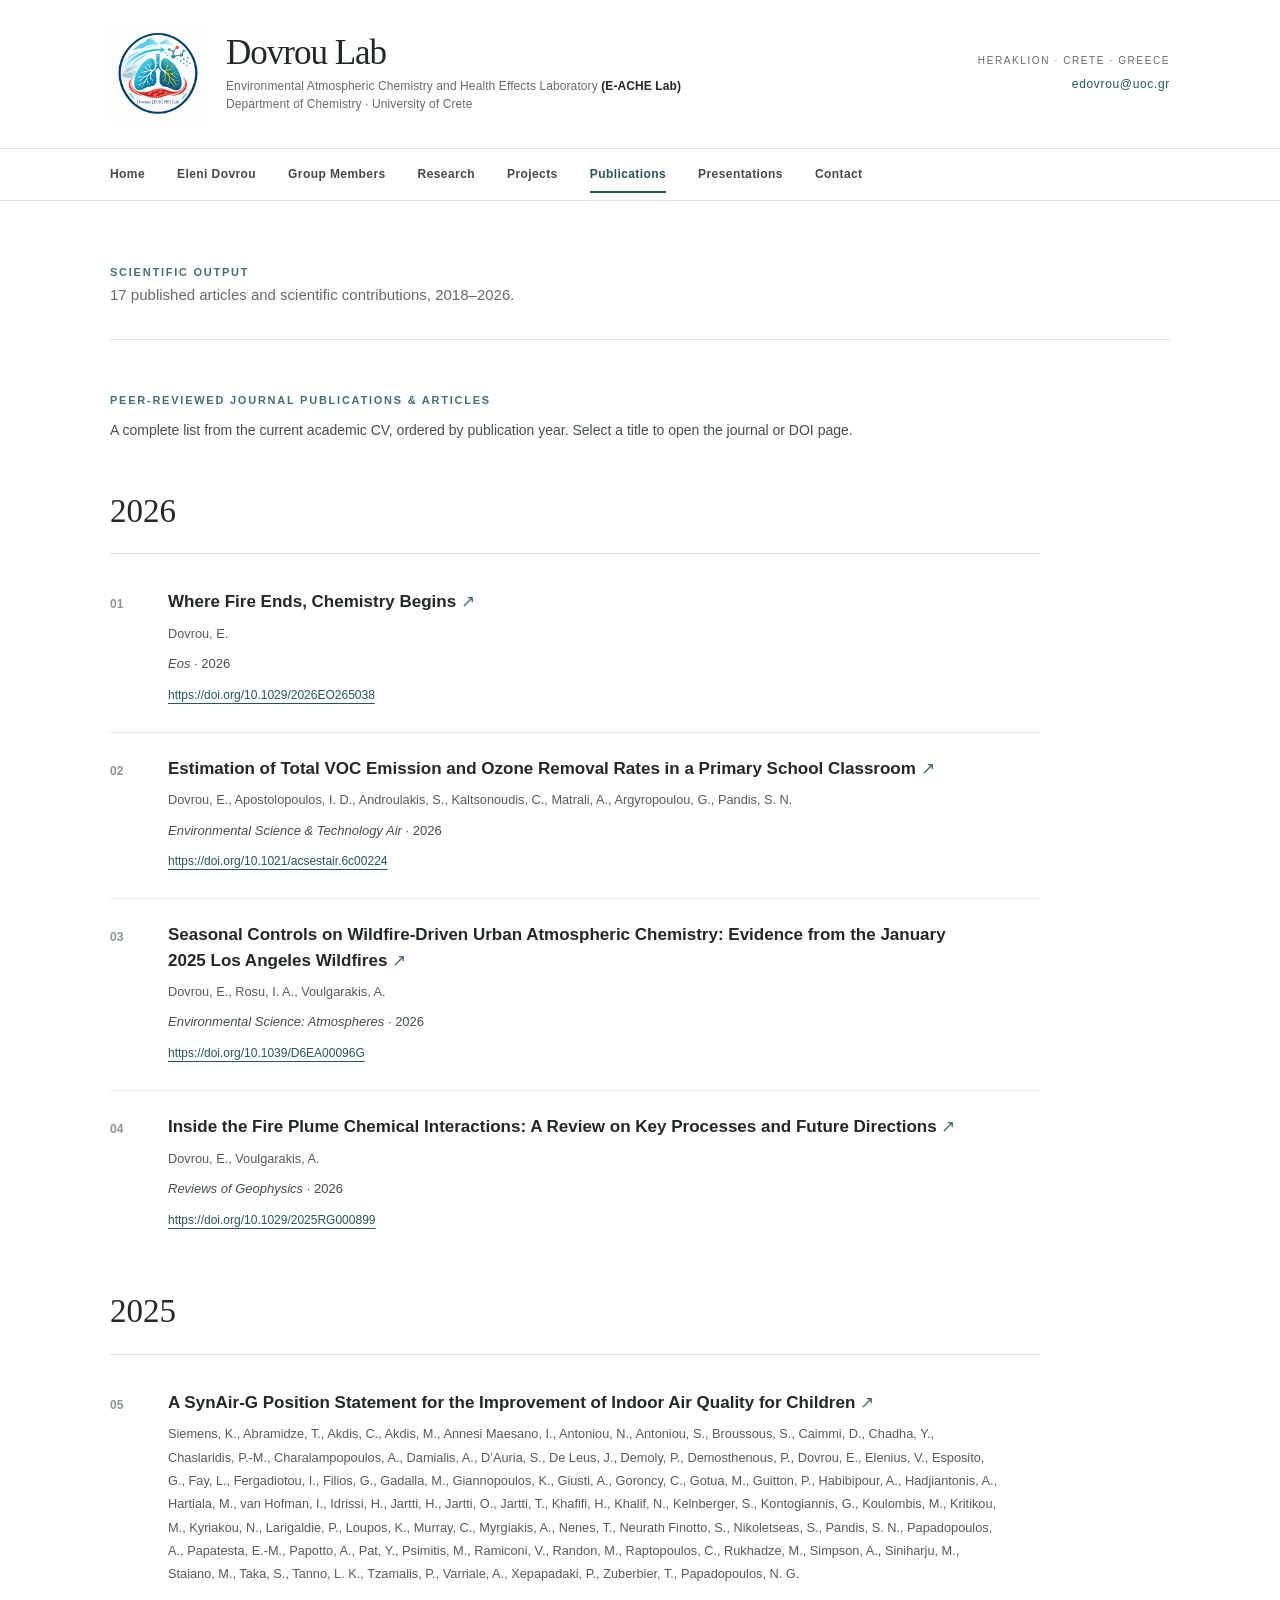
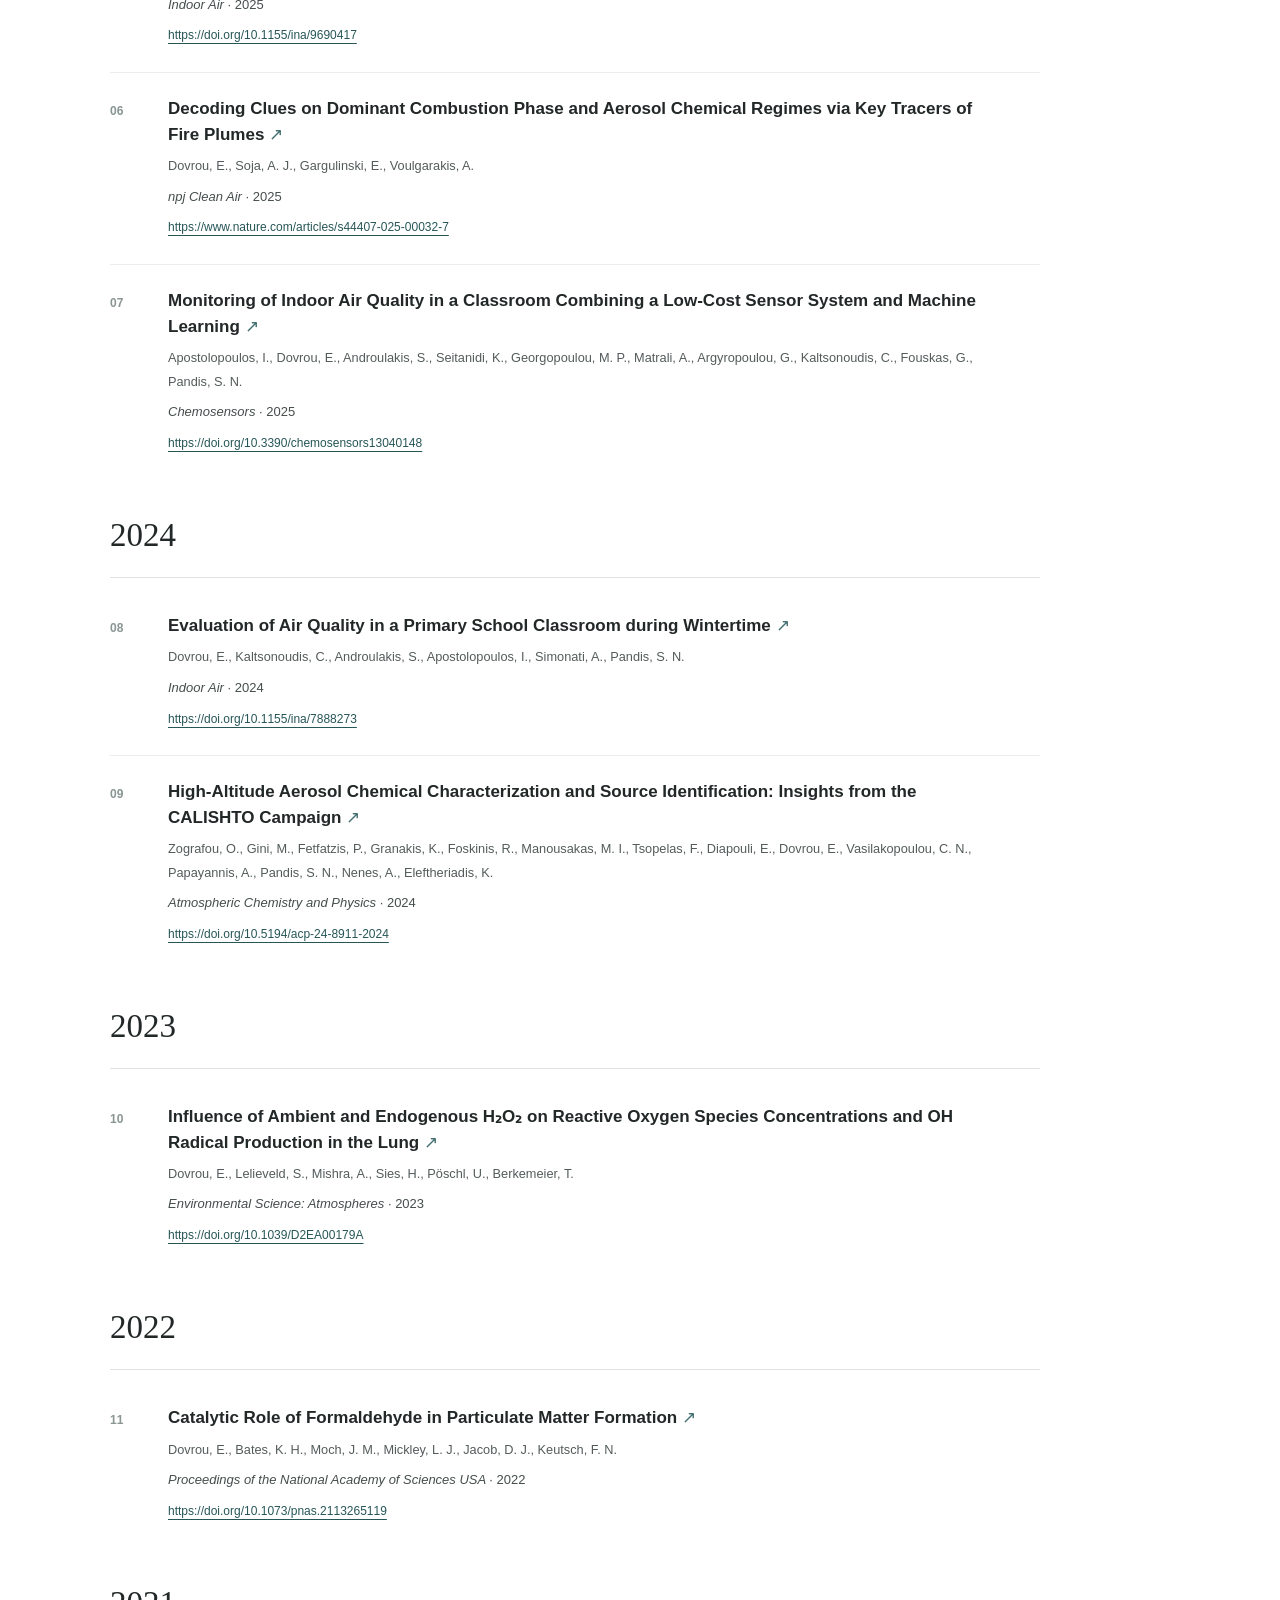
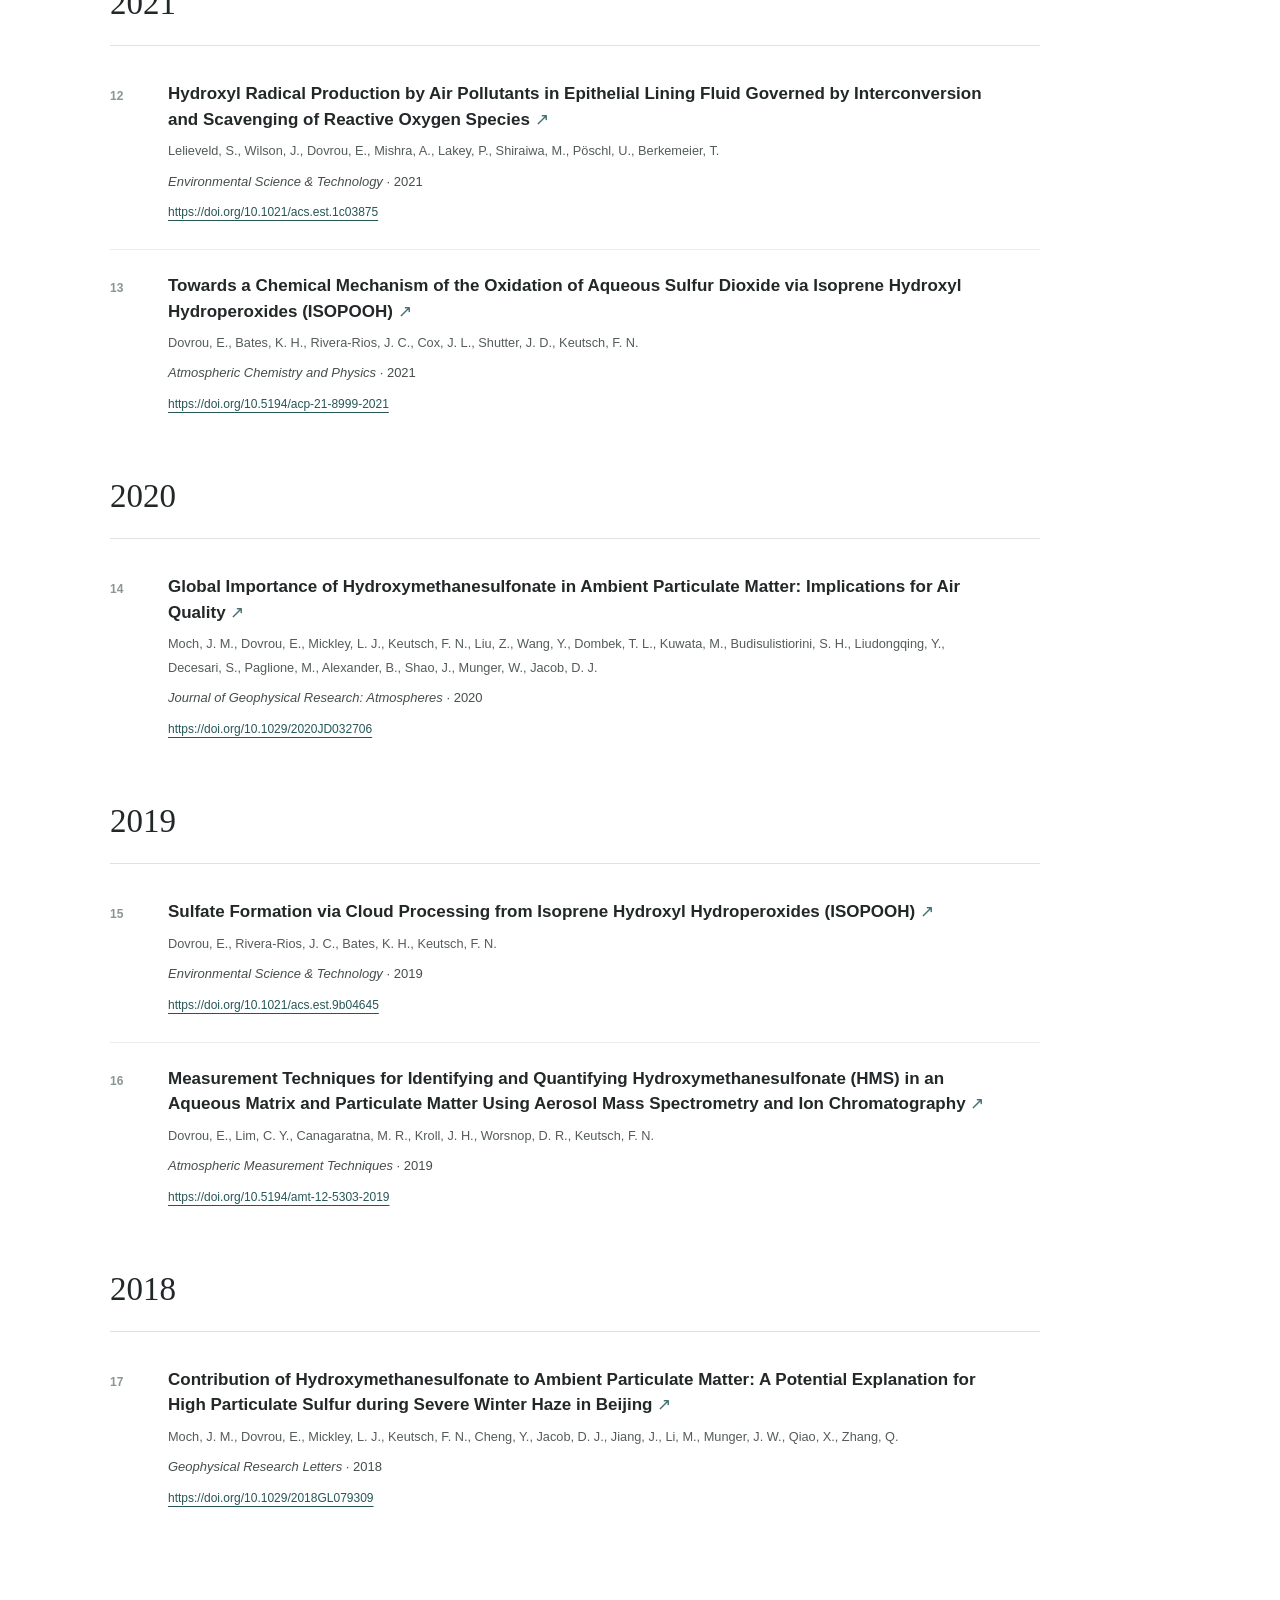
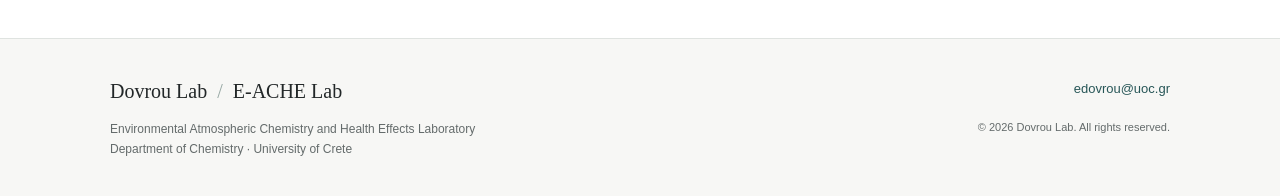
<file: publications.html>
<!DOCTYPE html>
<!--
  E-ACHE LAB: EDITABLE PAGE — publications.html
  HOW TO EDIT:
  - Look for <main id="main"> below to find visible page content.
  - Change the text between tags without deleting the tags.
  - Use Command + F on Mac to search for a heading or phrase.
  - Save using "Commit changes" in GitHub.
  - This version only makes HTML easier to read; it does not add omitted CV material.
-->
<html lang="en">
 <head>
  <meta charset="utf-8"/>
  <meta content="width=device-width, initial-scale=1" name="viewport"/>
  <meta content="Dovrou Lab &ndash; Environmental Atmospheric Chemistry and Health Effects Laboratory (E-ACHE Lab) | Department of Chemistry | University of Crete" name="description"/>
  <meta content="#f9f8f5" name="theme-color"/>
  <title>
   Publications | Dovrou Lab &ndash; Environmental Atmospheric Chemistry and Health Effects Laboratory (E-ACHE Lab) | Department of Chemistry | University of Crete
  </title>
  <link href="assets/dovrou-lab-favicon.png" rel="icon" type="image/png"/>
  <link href="assets/style.css?v=20261120-logo-projects" rel="stylesheet"/>
  <script defer="" src="assets/main.js?v=20261120-light">
  </script>
 </head>
 <body>
  <a class="skip" href="#main">
   Skip to content
  </a>
  <header class="site-head">
   <div class="shell head-top">
    <a aria-label="Dovrou Lab home" class="identity" href="index.html">
     <img alt="" class="lab-symbol" height="96" src="assets/dovrou-lab-logo.png" width="96"/>
     <span class="identity-text">
      <strong>
       Dovrou Lab
      </strong>
      <small>
       Environmental Atmospheric Chemistry and Health Effects Laboratory
       <b>
        (E-ACHE Lab)
       </b>
       <br/>
       Department of Chemistry &middot; University of Crete
      </small>
     </span>
    </a>
    <div class="head-contact">
     <span>
      HERAKLION &middot; CRETE &middot; GREECE
     </span>
     <a href="mailto:edovrou@uoc.gr">
      edovrou@uoc.gr
     </a>
    </div>
    <button aria-controls="site-nav" aria-expanded="false" aria-label="Open navigation" class="menu-button" id="menu-button" type="button">
     Menu
     <span aria-hidden="true">
      ☰
     </span>
    </button>
   </div>
   <nav aria-label="Main navigation" class="main-nav" id="site-nav">
    <div class="shell nav-inner">
     <a href="index.html">
      Home
     </a>
     <a href="about-me.html">
      Eleni Dovrou
     </a>
     <a href="group-members.html">
      Group Members
     </a>
     <a href="research.html">
      Research
     </a>
     <a href="projects.html">
      Projects
     </a>
     <a aria-current="page" href="publications.html">
      Publications
     </a>
     <a href="presentations.html">
      Presentations
     </a>
     <a href="contact-me.html">
      Contact
     </a>
    </div>
   </nav>
  </header>
  <main id="main">
   <section class="page-heading shell">
    <div class="small-kicker">
     SCIENTIFIC OUTPUT
    </div>
    <h1>
     Publications
    </h1>
    <p>
     17 published articles and scientific contributions, 2018&ndash;2026.
    </p>
   </section>
   <div class="shell readable-column publications">
    <div class="pub-intro">
     <div class="small-kicker">
      PEER-REVIEWED JOURNAL PUBLICATIONS &amp; ARTICLES
     </div>
     <p>
      A complete list from the current academic CV, ordered by publication year. Select a title to open the journal or DOI page.
     </p>
    </div>
    <section class="pub-year" id="year-2026">
     <h2>
      2026
     </h2>
     <div class="pub-items">
      <article class="pub-item">
       <div class="pub-num">
        01
       </div>
       <div class="pub-body">
        <h3>
         <a href="https://doi.org/10.1029/2026EO265038" rel="noopener noreferrer" target="_blank">
          Where Fire Ends, Chemistry Begins
          <span aria-hidden="true">
           &nearrow;
          </span>
         </a>
        </h3>
        <p class="pub-authors">
         Dovrou, E.
        </p>
        <p class="pub-journal">
         <em>
          Eos
         </em>
         &middot; 2026
        </p>
        <a class="pub-doi" href="https://doi.org/10.1029/2026EO265038" rel="noopener noreferrer" target="_blank">
         https://doi.org/10.1029/2026EO265038
        </a>
       </div>
      </article>
      <article class="pub-item">
       <div class="pub-num">
        02
       </div>
       <div class="pub-body">
        <h3>
         <a href="https://doi.org/10.1021/acsestair.6c00224" rel="noopener noreferrer" target="_blank">
          Estimation of Total VOC Emission and Ozone Removal Rates in a Primary School Classroom
          <span aria-hidden="true">
           &nearrow;
          </span>
         </a>
        </h3>
        <p class="pub-authors">
         Dovrou, E., Apostolopoulos, I. D., Androulakis, S., Kaltsonoudis, C., Matrali, A., Argyropoulou, G., Pandis, S. N.
        </p>
        <p class="pub-journal">
         <em>
          Environmental Science &amp; Technology Air
         </em>
         &middot; 2026
        </p>
        <a class="pub-doi" href="https://doi.org/10.1021/acsestair.6c00224" rel="noopener noreferrer" target="_blank">
         https://doi.org/10.1021/acsestair.6c00224
        </a>
       </div>
      </article>
      <article class="pub-item">
       <div class="pub-num">
        03
       </div>
       <div class="pub-body">
        <h3>
         <a href="https://doi.org/10.1039/D6EA00096G" rel="noopener noreferrer" target="_blank">
          Seasonal Controls on Wildfire-Driven Urban Atmospheric Chemistry: Evidence from the January 2025 Los Angeles Wildfires
          <span aria-hidden="true">
           &nearrow;
          </span>
         </a>
        </h3>
        <p class="pub-authors">
         Dovrou, E., Rosu, I. A., Voulgarakis, A.
        </p>
        <p class="pub-journal">
         <em>
          Environmental Science: Atmospheres
         </em>
         &middot; 2026
        </p>
        <a class="pub-doi" href="https://doi.org/10.1039/D6EA00096G" rel="noopener noreferrer" target="_blank">
         https://doi.org/10.1039/D6EA00096G
        </a>
       </div>
      </article>
      <article class="pub-item">
       <div class="pub-num">
        04
       </div>
       <div class="pub-body">
        <h3>
         <a href="https://doi.org/10.1029/2025RG000899" rel="noopener noreferrer" target="_blank">
          Inside the Fire Plume Chemical Interactions: A Review on Key Processes and Future Directions
          <span aria-hidden="true">
           &nearrow;
          </span>
         </a>
        </h3>
        <p class="pub-authors">
         Dovrou, E., Voulgarakis, A.
        </p>
        <p class="pub-journal">
         <em>
          Reviews of Geophysics
         </em>
         &middot; 2026
        </p>
        <a class="pub-doi" href="https://doi.org/10.1029/2025RG000899" rel="noopener noreferrer" target="_blank">
         https://doi.org/10.1029/2025RG000899
        </a>
       </div>
      </article>
     </div>
    </section>
    <section class="pub-year" id="year-2025">
     <h2>
      2025
     </h2>
     <div class="pub-items">
      <article class="pub-item">
       <div class="pub-num">
        05
       </div>
       <div class="pub-body">
        <h3>
         <a href="https://doi.org/10.1155/ina/9690417" rel="noopener noreferrer" target="_blank">
          A SynAir-G Position Statement for the Improvement of Indoor Air Quality for Children
          <span aria-hidden="true">
           &nearrow;
          </span>
         </a>
        </h3>
        <p class="pub-authors">
         Siemens, K., Abramidze, T., Akdis, C., Akdis, M., Annesi Maesano, I., Antoniou, N., Antoniou, S., Broussous, S., Caimmi, D., Chadha, Y., Chaslaridis, P.-M., Charalampopoulos, A., Damialis, A., D&rsquo;Auria, S., De Leus, J., Demoly, P., Demosthenous, P., Dovrou, E., Elenius, V., Esposito, G., Fay, L., Fergadiotou, I., Filios, G., Gadalla, M., Giannopoulos, K., Giusti, A., Goroncy, C., Gotua, M., Guitton, P., Habibipour, A., Hadjiantonis, A., Hartiala, M., van Hofman, I., Idrissi, H., Jartti, H., Jartti, O., Jartti, T., Khafifi, H., Khalif, N., Kelnberger, S., Kontogiannis, G., Koulombis, M., Kritikou, M., Kyriakou, N., Larigaldie, P., Loupos, K., Murray, C., Myrgiakis, A., Nenes, T., Neurath Finotto, S., Nikoletseas, S., Pandis, S. N., Papadopoulos, A., Papatesta, E.-M., Papotto, A., Pat, Y., Psimitis, M., Ramiconi, V., Randon, M., Raptopoulos, C., Rukhadze, M., Simpson, A., Siniharju, M., Staiano, M., Taka, S., Tanno, L. K., Tzamalis, P., Varriale, A., Xepapadaki, P., Zuberbier, T., Papadopoulos, N. G.
        </p>
        <p class="pub-journal">
         <em>
          Indoor Air
         </em>
         &middot; 2025
        </p>
        <a class="pub-doi" href="https://doi.org/10.1155/ina/9690417" rel="noopener noreferrer" target="_blank">
         https://doi.org/10.1155/ina/9690417
        </a>
       </div>
      </article>
      <article class="pub-item">
       <div class="pub-num">
        06
       </div>
       <div class="pub-body">
        <h3>
         <a href="https://www.nature.com/articles/s44407-025-00032-7" rel="noopener noreferrer" target="_blank">
          Decoding Clues on Dominant Combustion Phase and Aerosol Chemical Regimes via Key Tracers of Fire Plumes
          <span aria-hidden="true">
           &nearrow;
          </span>
         </a>
        </h3>
        <p class="pub-authors">
         Dovrou, E., Soja, A. J., Gargulinski, E., Voulgarakis, A.
        </p>
        <p class="pub-journal">
         <em>
          npj Clean Air
         </em>
         &middot; 2025
        </p>
        <a class="pub-doi" href="https://www.nature.com/articles/s44407-025-00032-7" rel="noopener noreferrer" target="_blank">
         https://www.nature.com/articles/s44407-025-00032-7
        </a>
       </div>
      </article>
      <article class="pub-item">
       <div class="pub-num">
        07
       </div>
       <div class="pub-body">
        <h3>
         <a href="https://doi.org/10.3390/chemosensors13040148" rel="noopener noreferrer" target="_blank">
          Monitoring of Indoor Air Quality in a Classroom Combining a Low-Cost Sensor System and Machine Learning
          <span aria-hidden="true">
           &nearrow;
          </span>
         </a>
        </h3>
        <p class="pub-authors">
         Apostolopoulos, I., Dovrou, E., Androulakis, S., Seitanidi, K., Georgopoulou, M. P., Matrali, A., Argyropoulou, G., Kaltsonoudis, C., Fouskas, G., Pandis, S. N.
        </p>
        <p class="pub-journal">
         <em>
          Chemosensors
         </em>
         &middot; 2025
        </p>
        <a class="pub-doi" href="https://doi.org/10.3390/chemosensors13040148" rel="noopener noreferrer" target="_blank">
         https://doi.org/10.3390/chemosensors13040148
        </a>
       </div>
      </article>
     </div>
    </section>
    <section class="pub-year" id="year-2024">
     <h2>
      2024
     </h2>
     <div class="pub-items">
      <article class="pub-item">
       <div class="pub-num">
        08
       </div>
       <div class="pub-body">
        <h3>
         <a href="https://doi.org/10.1155/ina/7888273" rel="noopener noreferrer" target="_blank">
          Evaluation of Air Quality in a Primary School Classroom during Wintertime
          <span aria-hidden="true">
           &nearrow;
          </span>
         </a>
        </h3>
        <p class="pub-authors">
         Dovrou, E., Kaltsonoudis, C., Androulakis, S., Apostolopoulos, I., Simonati, A., Pandis, S. N.
        </p>
        <p class="pub-journal">
         <em>
          Indoor Air
         </em>
         &middot; 2024
        </p>
        <a class="pub-doi" href="https://doi.org/10.1155/ina/7888273" rel="noopener noreferrer" target="_blank">
         https://doi.org/10.1155/ina/7888273
        </a>
       </div>
      </article>
      <article class="pub-item">
       <div class="pub-num">
        09
       </div>
       <div class="pub-body">
        <h3>
         <a href="https://doi.org/10.5194/acp-24-8911-2024" rel="noopener noreferrer" target="_blank">
          High-Altitude Aerosol Chemical Characterization and Source Identification: Insights from the CALISHTO Campaign
          <span aria-hidden="true">
           &nearrow;
          </span>
         </a>
        </h3>
        <p class="pub-authors">
         Zografou, O., Gini, M., Fetfatzis, P., Granakis, K., Foskinis, R., Manousakas, M. I., Tsopelas, F., Diapouli, E., Dovrou, E., Vasilakopoulou, C. N., Papayannis, A., Pandis, S. N., Nenes, A., Eleftheriadis, K.
        </p>
        <p class="pub-journal">
         <em>
          Atmospheric Chemistry and Physics
         </em>
         &middot; 2024
        </p>
        <a class="pub-doi" href="https://doi.org/10.5194/acp-24-8911-2024" rel="noopener noreferrer" target="_blank">
         https://doi.org/10.5194/acp-24-8911-2024
        </a>
       </div>
      </article>
     </div>
    </section>
    <section class="pub-year" id="year-2023">
     <h2>
      2023
     </h2>
     <div class="pub-items">
      <article class="pub-item">
       <div class="pub-num">
        10
       </div>
       <div class="pub-body">
        <h3>
         <a href="https://doi.org/10.1039/D2EA00179A" rel="noopener noreferrer" target="_blank">
          Influence of Ambient and Endogenous H₂O₂ on Reactive Oxygen Species Concentrations and OH Radical Production in the Lung
          <span aria-hidden="true">
           &nearrow;
          </span>
         </a>
        </h3>
        <p class="pub-authors">
         Dovrou, E., Lelieveld, S., Mishra, A., Sies, H., P&ouml;schl, U., Berkemeier, T.
        </p>
        <p class="pub-journal">
         <em>
          Environmental Science: Atmospheres
         </em>
         &middot; 2023
        </p>
        <a class="pub-doi" href="https://doi.org/10.1039/D2EA00179A" rel="noopener noreferrer" target="_blank">
         https://doi.org/10.1039/D2EA00179A
        </a>
       </div>
      </article>
     </div>
    </section>
    <section class="pub-year" id="year-2022">
     <h2>
      2022
     </h2>
     <div class="pub-items">
      <article class="pub-item">
       <div class="pub-num">
        11
       </div>
       <div class="pub-body">
        <h3>
         <a href="https://doi.org/10.1073/pnas.2113265119" rel="noopener noreferrer" target="_blank">
          Catalytic Role of Formaldehyde in Particulate Matter Formation
          <span aria-hidden="true">
           &nearrow;
          </span>
         </a>
        </h3>
        <p class="pub-authors">
         Dovrou, E., Bates, K. H., Moch, J. M., Mickley, L. J., Jacob, D. J., Keutsch, F. N.
        </p>
        <p class="pub-journal">
         <em>
          Proceedings of the National Academy of Sciences USA
         </em>
         &middot; 2022
        </p>
        <a class="pub-doi" href="https://doi.org/10.1073/pnas.2113265119" rel="noopener noreferrer" target="_blank">
         https://doi.org/10.1073/pnas.2113265119
        </a>
       </div>
      </article>
     </div>
    </section>
    <section class="pub-year" id="year-2021">
     <h2>
      2021
     </h2>
     <div class="pub-items">
      <article class="pub-item">
       <div class="pub-num">
        12
       </div>
       <div class="pub-body">
        <h3>
         <a href="https://doi.org/10.1021/acs.est.1c03875" rel="noopener noreferrer" target="_blank">
          Hydroxyl Radical Production by Air Pollutants in Epithelial Lining Fluid Governed by Interconversion and Scavenging of Reactive Oxygen Species
          <span aria-hidden="true">
           &nearrow;
          </span>
         </a>
        </h3>
        <p class="pub-authors">
         Lelieveld, S., Wilson, J., Dovrou, E., Mishra, A., Lakey, P., Shiraiwa, M., P&ouml;schl, U., Berkemeier, T.
        </p>
        <p class="pub-journal">
         <em>
          Environmental Science &amp; Technology
         </em>
         &middot; 2021
        </p>
        <a class="pub-doi" href="https://doi.org/10.1021/acs.est.1c03875" rel="noopener noreferrer" target="_blank">
         https://doi.org/10.1021/acs.est.1c03875
        </a>
       </div>
      </article>
      <article class="pub-item">
       <div class="pub-num">
        13
       </div>
       <div class="pub-body">
        <h3>
         <a href="https://doi.org/10.5194/acp-21-8999-2021" rel="noopener noreferrer" target="_blank">
          Towards a Chemical Mechanism of the Oxidation of Aqueous Sulfur Dioxide via Isoprene Hydroxyl Hydroperoxides (ISOPOOH)
          <span aria-hidden="true">
           &nearrow;
          </span>
         </a>
        </h3>
        <p class="pub-authors">
         Dovrou, E., Bates, K. H., Rivera-Rios, J. C., Cox, J. L., Shutter, J. D., Keutsch, F. N.
        </p>
        <p class="pub-journal">
         <em>
          Atmospheric Chemistry and Physics
         </em>
         &middot; 2021
        </p>
        <a class="pub-doi" href="https://doi.org/10.5194/acp-21-8999-2021" rel="noopener noreferrer" target="_blank">
         https://doi.org/10.5194/acp-21-8999-2021
        </a>
       </div>
      </article>
     </div>
    </section>
    <section class="pub-year" id="year-2020">
     <h2>
      2020
     </h2>
     <div class="pub-items">
      <article class="pub-item">
       <div class="pub-num">
        14
       </div>
       <div class="pub-body">
        <h3>
         <a href="https://doi.org/10.1029/2020JD032706" rel="noopener noreferrer" target="_blank">
          Global Importance of Hydroxymethanesulfonate in Ambient Particulate Matter: Implications for Air Quality
          <span aria-hidden="true">
           &nearrow;
          </span>
         </a>
        </h3>
        <p class="pub-authors">
         Moch, J. M., Dovrou, E., Mickley, L. J., Keutsch, F. N., Liu, Z., Wang, Y., Dombek, T. L., Kuwata, M., Budisulistiorini, S. H., Liudongqing, Y., Decesari, S., Paglione, M., Alexander, B., Shao, J., Munger, W., Jacob, D. J.
        </p>
        <p class="pub-journal">
         <em>
          Journal of Geophysical Research: Atmospheres
         </em>
         &middot; 2020
        </p>
        <a class="pub-doi" href="https://doi.org/10.1029/2020JD032706" rel="noopener noreferrer" target="_blank">
         https://doi.org/10.1029/2020JD032706
        </a>
       </div>
      </article>
     </div>
    </section>
    <section class="pub-year" id="year-2019">
     <h2>
      2019
     </h2>
     <div class="pub-items">
      <article class="pub-item">
       <div class="pub-num">
        15
       </div>
       <div class="pub-body">
        <h3>
         <a href="https://doi.org/10.1021/acs.est.9b04645" rel="noopener noreferrer" target="_blank">
          Sulfate Formation via Cloud Processing from Isoprene Hydroxyl Hydroperoxides (ISOPOOH)
          <span aria-hidden="true">
           &nearrow;
          </span>
         </a>
        </h3>
        <p class="pub-authors">
         Dovrou, E., Rivera-Rios, J. C., Bates, K. H., Keutsch, F. N.
        </p>
        <p class="pub-journal">
         <em>
          Environmental Science &amp; Technology
         </em>
         &middot; 2019
        </p>
        <a class="pub-doi" href="https://doi.org/10.1021/acs.est.9b04645" rel="noopener noreferrer" target="_blank">
         https://doi.org/10.1021/acs.est.9b04645
        </a>
       </div>
      </article>
      <article class="pub-item">
       <div class="pub-num">
        16
       </div>
       <div class="pub-body">
        <h3>
         <a href="https://doi.org/10.5194/amt-12-5303-2019" rel="noopener noreferrer" target="_blank">
          Measurement Techniques for Identifying and Quantifying Hydroxymethanesulfonate (HMS) in an Aqueous Matrix and Particulate Matter Using Aerosol Mass Spectrometry and Ion Chromatography
          <span aria-hidden="true">
           &nearrow;
          </span>
         </a>
        </h3>
        <p class="pub-authors">
         Dovrou, E., Lim, C. Y., Canagaratna, M. R., Kroll, J. H., Worsnop, D. R., Keutsch, F. N.
        </p>
        <p class="pub-journal">
         <em>
          Atmospheric Measurement Techniques
         </em>
         &middot; 2019
        </p>
        <a class="pub-doi" href="https://doi.org/10.5194/amt-12-5303-2019" rel="noopener noreferrer" target="_blank">
         https://doi.org/10.5194/amt-12-5303-2019
        </a>
       </div>
      </article>
     </div>
    </section>
    <section class="pub-year" id="year-2018">
     <h2>
      2018
     </h2>
     <div class="pub-items">
      <article class="pub-item">
       <div class="pub-num">
        17
       </div>
       <div class="pub-body">
        <h3>
         <a href="https://doi.org/10.1029/2018GL079309" rel="noopener noreferrer" target="_blank">
          Contribution of Hydroxymethanesulfonate to Ambient Particulate Matter: A Potential Explanation for High Particulate Sulfur during Severe Winter Haze in Beijing
          <span aria-hidden="true">
           &nearrow;
          </span>
         </a>
        </h3>
        <p class="pub-authors">
         Moch, J. M., Dovrou, E., Mickley, L. J., Keutsch, F. N., Cheng, Y., Jacob, D. J., Jiang, J., Li, M., Munger, J. W., Qiao, X., Zhang, Q.
        </p>
        <p class="pub-journal">
         <em>
          Geophysical Research Letters
         </em>
         &middot; 2018
        </p>
        <a class="pub-doi" href="https://doi.org/10.1029/2018GL079309" rel="noopener noreferrer" target="_blank">
         https://doi.org/10.1029/2018GL079309
        </a>
       </div>
      </article>
     </div>
    </section>
   </div>
  </main>
  <footer class="site-footer">
   <div class="shell footer-inner">
    <div>
     <span class="footer-name">
      Dovrou Lab
      <span class="foot-separator">
       /
      </span>
      E-ACHE Lab
     </span>
     <p>
      Environmental Atmospheric Chemistry and Health Effects Laboratory
      <br/>
      Department of Chemistry &middot; University of Crete
     </p>
    </div>
    <div>
     <a href="mailto:edovrou@uoc.gr">
      edovrou@uoc.gr
     </a>
     <div class="footer-small">
      &copy;
      <span id="copyright-year">
       2026
      </span>
      Dovrou Lab. All rights reserved.
     </div>
    </div>
   </div>
  </footer>
 </body>
</html>
</file>
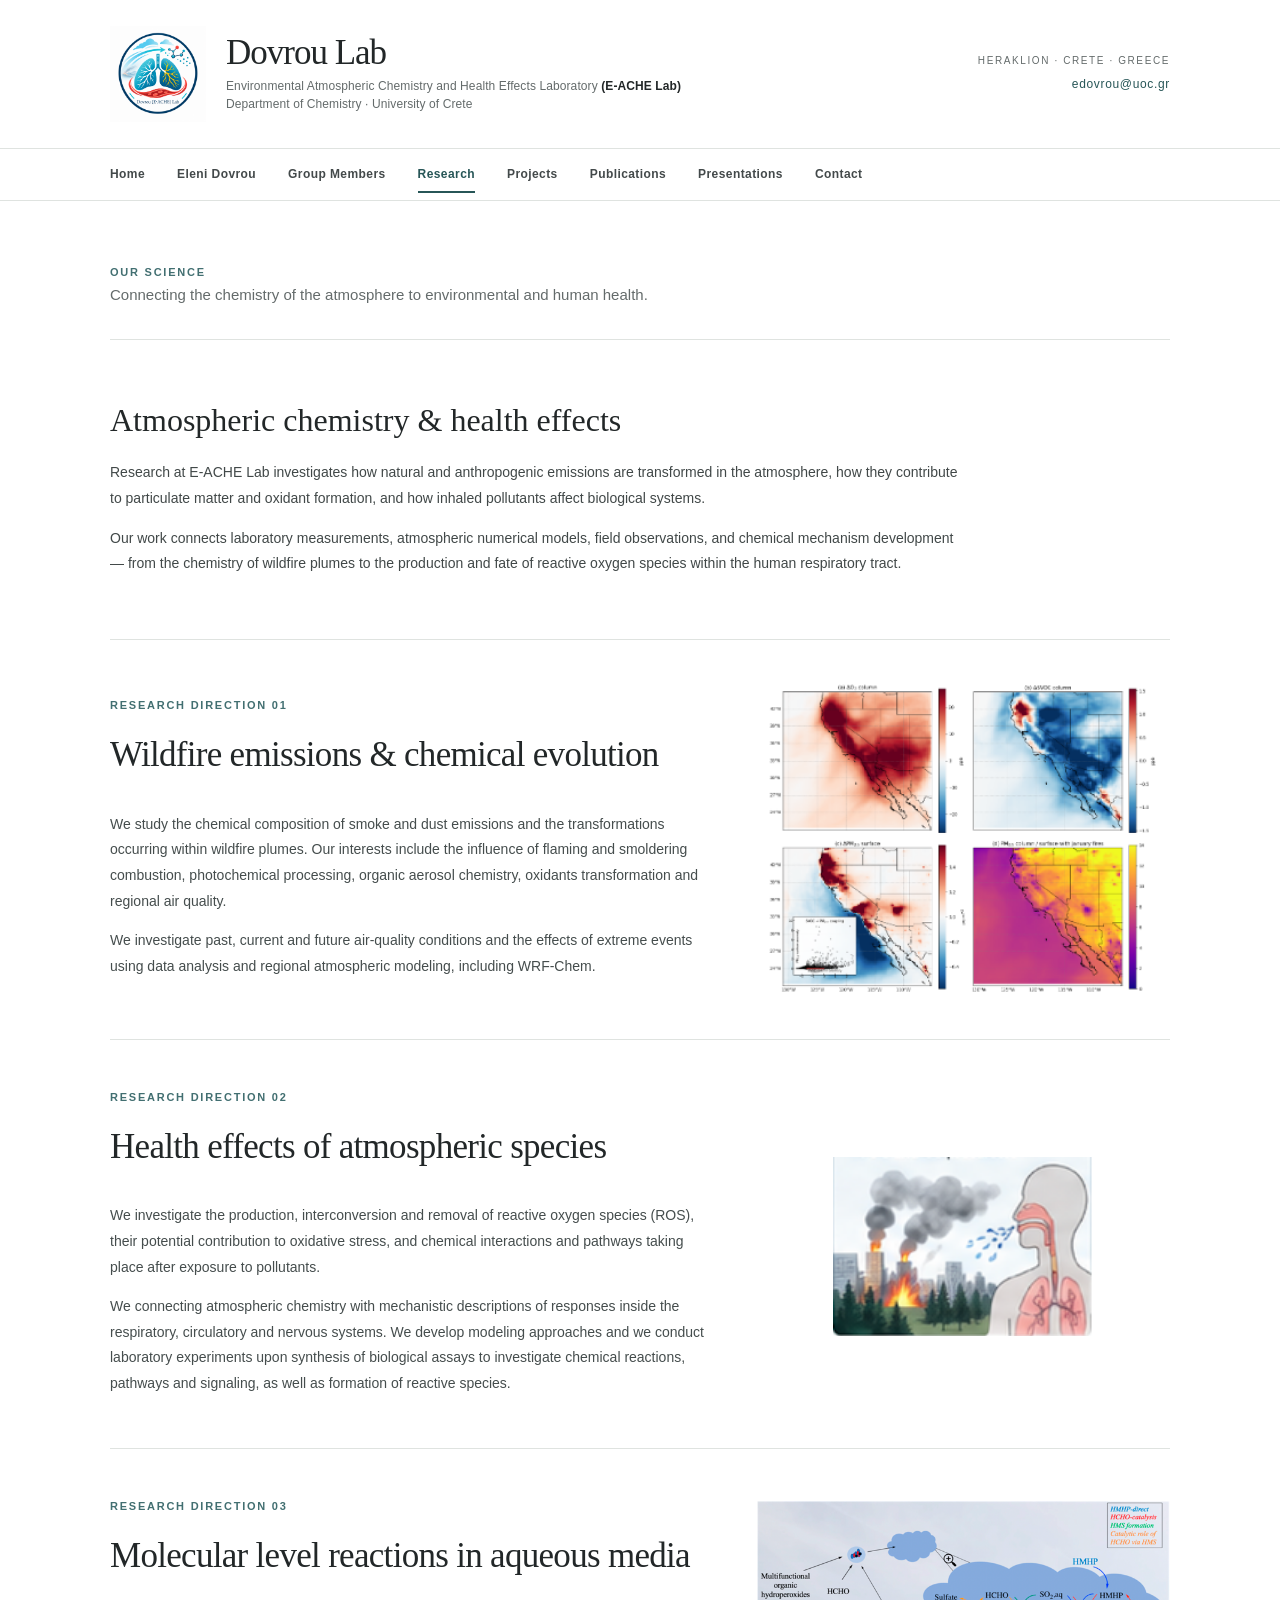
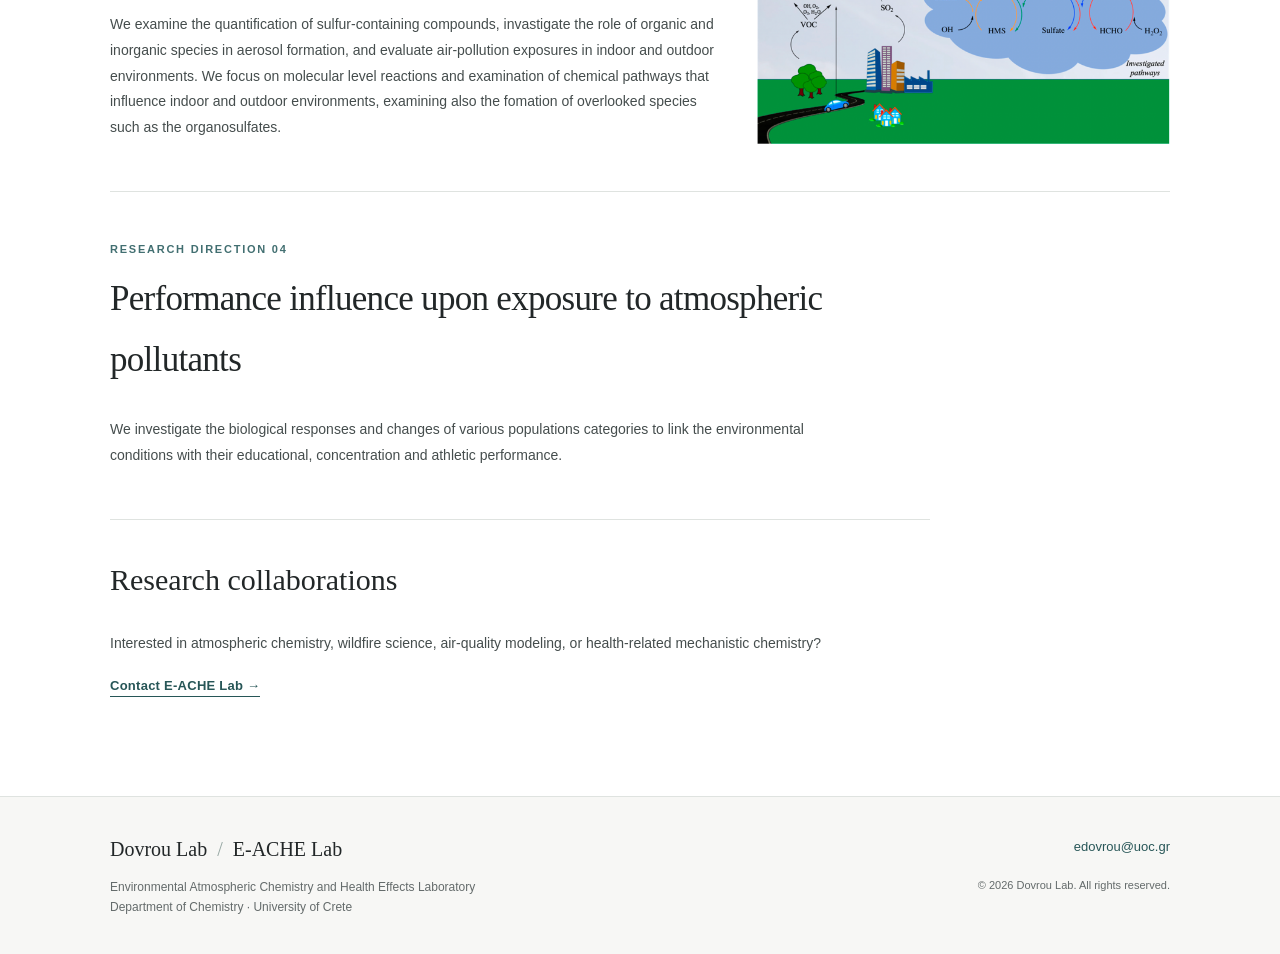
<file: research.html>
<!DOCTYPE html>
<!--
  E-ACHE LAB: EDITABLE PAGE — research.html
  HOW TO EDIT:
  - Look for <main id="main"> below to find visible page content.
  - Change the text between tags without deleting the tags.
  - Use Command + F on Mac to search for a heading or phrase.
  - Save using "Commit changes" in GitHub.
  - This version only makes HTML easier to read; it does not add omitted CV material.
-->
<html lang="en">
 <head>
  <meta charset="utf-8"/>
  <meta content="width=device-width, initial-scale=1" name="viewport"/>
  <meta content="Dovrou Lab &ndash; Environmental Atmospheric Chemistry and Health Effects Laboratory (E-ACHE Lab) | Department of Chemistry | University of Crete" name="description"/>
  <meta content="#f9f8f5" name="theme-color"/>
  <title>
   Research | Dovrou Lab &ndash; Environmental Atmospheric Chemistry and Health Effects Laboratory (E-ACHE Lab) | Department of Chemistry | University of Crete
  </title>
  <link href="assets/dovrou-lab-favicon.png" rel="icon" type="image/png"/>
  <link href="assets/style.css?v=20261120-research-images" rel="stylesheet"/>
  <script defer="" src="assets/main.js?v=20261120-light">
  </script>
 </head>
 <body>
  <a class="skip" href="#main">
   Skip to content
  </a>
  <header class="site-head">
   <div class="shell head-top">
    <a aria-label="Dovrou Lab home" class="identity" href="index.html">
     <img alt="" class="lab-symbol" height="96" src="assets/dovrou-lab-logo.png" width="96"/>
     <span class="identity-text">
      <strong>
       Dovrou Lab
      </strong>
      <small>
       Environmental Atmospheric Chemistry and Health Effects Laboratory
       <b>
        (E-ACHE Lab)
       </b>
       <br/>
       Department of Chemistry &middot; University of Crete
      </small>
     </span>
    </a>
    <div class="head-contact">
     <span>
      HERAKLION &middot; CRETE &middot; GREECE
     </span>
     <a href="mailto:edovrou@uoc.gr">
      edovrou@uoc.gr
     </a>
    </div>
    <button aria-controls="site-nav" aria-expanded="false" aria-label="Open navigation" class="menu-button" id="menu-button" type="button">
     Menu
     <span aria-hidden="true">
      ☰
     </span>
    </button>
   </div>
   <nav aria-label="Main navigation" class="main-nav" id="site-nav">
    <div class="shell nav-inner">
     <a href="index.html">
      Home
     </a>
     <a href="about-me.html">
      Eleni Dovrou
     </a>
     <a href="group-members.html">
      Group Members
     </a>
     <a aria-current="page" href="research.html">
      Research
     </a>
     <a href="projects.html">
      Projects
     </a>
     <a href="publications.html">
      Publications
     </a>
     <a href="presentations.html">
      Presentations
     </a>
     <a href="contact-me.html">
      Contact
     </a>
    </div>
   </nav>
  </header>
  <main id="main">
   <section class="page-heading shell">
    <div class="small-kicker">
     OUR SCIENCE
    </div>
    <h1>
     Research
    </h1>
    <p>
     Connecting the chemistry of the atmosphere to environmental and human health.
    </p>
   </section>
   <div class="shell research-lead">
    <div class="research-intro">
     <h2>
      Atmospheric chemistry &amp; health effects
     </h2>
     <p>
      Research at E-ACHE Lab investigates how natural and anthropogenic emissions are transformed in the atmosphere, how they contribute to particulate matter and oxidant formation, and how inhaled pollutants affect biological systems.
     </p>
     <p>
      Our work connects laboratory measurements, atmospheric numerical models, field observations, and chemical mechanism development &mdash; from the chemistry of wildfire plumes to the production and fate of reactive oxygen species within the human respiratory tract.
     </p>
    </div>
   </div>
   <div class="shell readable-column">
    <section class="content-section research-direction" id="wildfires">
     <div class="research-direction-copy">
      <div class="section-heading">
       <span class="small-kicker">
        RESEARCH DIRECTION 01
       </span>
       <h2>
        Wildfire emissions &amp; chemical evolution
       </h2>
      </div>
      <p>
       We study the chemical composition of smoke and dust emissions and the transformations occurring within wildfire plumes. Our interests include the influence of flaming and smoldering combustion, photochemical processing, organic aerosol chemistry, oxidants transformation and regional air quality.
      </p>
      <p>
       We investigate past, current and future air-quality conditions and the effects of extreme events using data analysis and regional atmospheric modeling, including WRF-Chem.
      </p>
     </div>
     <figure class="research-direction-image">
      <a href="assets/research-wildfires.png" rel="noopener" target="_blank">
       <img alt="Four-panel scientific simulation maps of air pollution and wildfire impacts over the western United States" loading="lazy" src="assets/research-wildfires.png"/>
      </a>
     </figure>
    </section>
    <section class="content-section research-direction" id="health">
     <div class="research-direction-copy">
      <div class="section-heading">
       <span class="small-kicker">
        RESEARCH DIRECTION 02
       </span>
       <h2>
        Health effects of atmospheric species
       </h2>
      </div>
      <p>
       We investigate the production, interconversion and removal of reactive oxygen species (ROS), their potential contribution to oxidative stress, and chemical interactions and pathways taking place after exposure to pollutants.
      </p>
      <p>
       We connecting atmospheric chemistry with mechanistic descriptions of responses inside the respiratory, circulatory and nervous systems. We develop modeling approaches and we conduct laboratory experiments upon synthesis of biological assays to investigate chemical reactions, pathways and signaling, as well as formation of reactive species.
      </p>
     </div>
     <figure class="research-direction-image">
      <a href="assets/research-health.png" rel="noopener" target="_blank">
       <img alt="Illustration of wildfire smoke emissions being inhaled into the human respiratory system" loading="lazy" src="assets/research-health.png"/>
      </a>
     </figure>
    </section>
    <section class="content-section research-direction" id="air-quality">
     <div class="research-direction-copy">
      <div class="section-heading">
       <span class="small-kicker">
        RESEARCH DIRECTION 03
       </span>
       <h2>
        Molecular level reactions in aqueous media
       </h2>
      </div>
      <p>
       We examine the quantification of sulfur-containing compounds, invastigate the role of organic and inorganic species in aerosol formation, and evaluate air-pollution exposures in indoor and outdoor environments. We focus on molecular level reactions and examination of chemical pathways that influence indoor and outdoor environments, examining also the fomation of overlooked species such as the organosulfates.
      </p>
     </div>
     <figure class="research-direction-image">
      <a href="assets/research-molecular-reactions.png" rel="noopener" target="_blank">
       <img alt="Illustration of gas-phase precursors, cloud chemistry, sulfate and hydroxymethanesulfonate reaction pathways" loading="lazy" src="assets/research-molecular-reactions.png"/>
      </a>
     </figure>
    </section>
    <section class="content-section research-direction research-direction--text-only" id="performance">
     <div class="research-direction-copy">
      <div class="section-heading">
       <span class="small-kicker">
        RESEARCH DIRECTION 04
       </span>
       <h2>
        Performance influence upon exposure to atmospheric pollutants
       </h2>
      </div>
      <p>
       We investigate the biological responses and changes of various populations categories to link the environmental conditions with their educational, concentration and athletic performance.
      </p>
     </div>
    </section>
    <div class="closing-line">
     <h2>
      Research collaborations
     </h2>
     <p>
      Interested in atmospheric chemistry, wildfire science, air-quality modeling, or health-related mechanistic chemistry?
     </p>
     <a class="under-link" href="contact-me.html">
      Contact E-ACHE Lab &rarr;
     </a>
    </div>
   </div>
  </main>
  <footer class="site-footer">
   <div class="shell footer-inner">
    <div>
     <span class="footer-name">
      Dovrou Lab
      <span class="foot-separator">
       /
      </span>
      E-ACHE Lab
     </span>
     <p>
      Environmental Atmospheric Chemistry and Health Effects Laboratory
      <br/>
      Department of Chemistry &middot; University of Crete
     </p>
    </div>
    <div>
     <a href="mailto:edovrou@uoc.gr">
      edovrou@uoc.gr
     </a>
     <div class="footer-small">
      &copy;
      <span id="copyright-year">
       2026
      </span>
      Dovrou Lab. All rights reserved.
     </div>
    </div>
   </div>
  </footer>
 </body>
</html>
</file>
<file: assets/style.css>
/* E-ACHE Lab: Wix-inspired light academic design.
   Edit these colour values to change the entire site. */
:root{
  --paper:#ffffff;
  --cloud:#f7f7f5;
  --mist:#f2f3f1;
  --ink:#222728;
  --quiet:#646b6b;
  --line:#dfe3e0;
  --green:#426f71;
  --dark-green:#275657;
  --tint:#e8efed;
  --serif:Georgia,'Times New Roman',serif;
  --sans:Arial,Helvetica,sans-serif;
}
*,*:before,*:after{box-sizing:border-box}
html{scroll-behavior:smooth;scroll-padding-top:22px}
body{margin:0;background:var(--paper);color:var(--ink);font-family:var(--sans);font-size:16px;line-height:1.74;-webkit-font-smoothing:antialiased}
img{max-width:100%;height:auto}
a{color:var(--dark-green);text-underline-offset:4px}
a:hover{color:#0e3738}
a:focus-visible,button:focus-visible{outline:3px solid #75a5a4;outline-offset:3px}
.shell{width:min(1060px,calc(100% - 66px));margin-inline:auto}
.skip{position:absolute;top:-100px;left:10px;background:#fff;padding:10px;z-index:1000}.skip:focus{top:10px}
.site-head{background:#fff;border-bottom:1px solid var(--line)}
.head-top{min-height:140px;display:flex;align-items:center;justify-content:space-between;gap:35px;padding:26px 0}
.identity{display:flex;align-items:center;gap:20px;color:var(--ink);text-decoration:none;min-width:0}
.identity:hover{color:var(--ink)}
.lab-symbol{width:96px;height:96px;flex:0 0 96px;object-fit:contain}
.identity-text{display:flex;flex-direction:column;gap:5px}
.identity-text strong{font-family:var(--serif);font-weight:400;font-size:35px;line-height:1.07;letter-spacing:-1px}
.identity-text small{font-size:12px;line-height:1.56;color:var(--quiet);letter-spacing:.1px}
.identity-text small b{font-weight:600;color:var(--ink)}
.head-contact{text-align:right;font-size:12px;letter-spacing:.055em;line-height:2.05;white-space:nowrap}
.head-contact span{display:block;font-size:10px;letter-spacing:.16em;color:var(--quiet)}
.head-contact a{text-decoration:none}
.main-nav{border-top:1px solid var(--line)}
.nav-inner{display:flex;align-items:center;justify-content:flex-start;flex-wrap:wrap;gap:0}
.main-nav a{padding:15px 16px;position:relative;font-size:12px;letter-spacing:.035em;font-weight:600;text-decoration:none;color:#43494a;transition:color .2s ease}
.main-nav a:first-child{padding-left:0}
.main-nav a:after{content:"";height:2px;position:absolute;left:16px;right:16px;bottom:7px;background:transparent}
.main-nav a:first-child:after{left:0}
.main-nav a:hover,.main-nav a[aria-current="page"]{color:var(--dark-green)}
.main-nav a[aria-current="page"]:after{background:var(--dark-green)}
.menu-button{display:none;background:white;border:1px solid var(--line);padding:9px 13px;font:inherit;font-size:13px;color:var(--ink);cursor:pointer}
.small-kicker{font-size:11px;font-weight:700;letter-spacing:.16em;color:var(--green);text-transform:uppercase}
h1,h2,h3,p{margin-top:0}
h1,h2{font-weight:400}
/* HOME: photography-like editorial left art, welcoming copy to the right */
.home-hero{display:grid;grid-template-columns:44% 1fr;gap:72px;align-items:center;padding-top:72px;padding-bottom:84px}
.hero-art{background:#e8ecea;position:relative;min-width:0;box-shadow:0 14px 32px rgba(23,40,40,.05)}
.hero-art img{display:block;width:100%;height:auto}
.art-credit{padding:13px 18px;background:#f0f2ef;font-size:11px;letter-spacing:.055em;color:#536567;text-align:center}
.hero-copy{padding:0 0 6px}
.hero-copy h1{font-family:var(--serif);font-size:clamp(48px,5vw,72px);line-height:1.07;letter-spacing:-2.9px;margin:12px 0 10px;color:#212626}
.hero-subtitle{font-family:var(--serif);font-size:21px;line-height:1.35;letter-spacing:-.15px}
.hero-subtitle em{font-style:normal;color:var(--dark-green);white-space:nowrap}
.short-rule{width:76px;height:2px;background:#699a97;margin:29px 0 27px}
.hero-copy h2{font-family:var(--serif);font-size:28px;letter-spacing:-.4px;line-height:1.3;margin-bottom:14px}
.hero-copy p{font-size:14.5px;line-height:1.8;color:#3f4747;margin-bottom:16px}
.hero-actions{display:flex;align-items:center;gap:24px;flex-wrap:wrap;margin-top:28px}
.button-primary{background:var(--dark-green);padding:11px 19px;display:inline-flex;align-items:center;gap:21px;color:white;text-decoration:none;font-size:13px;font-weight:600;transition:background .2s ease}
.button-primary:hover{color:white;background:#173c3c}
.plain-link,.under-link{text-decoration:none;border-bottom:1px solid currentColor;font-size:13px;font-weight:600;letter-spacing:.02em;padding-bottom:3px}
.focus-band{background:var(--cloud);border-block:1px solid #e9ebe7;padding:54px 0 56px}
.eyebrow-line{text-align:center;font-size:11px;color:var(--green);font-weight:700;letter-spacing:.19em;margin-bottom:27px}
.focus-grid{display:grid;grid-template-columns:repeat(3,1fr);gap:0}
.focus-grid a{color:var(--ink);padding:5px 35px 0;text-decoration:none;border-left:1px solid var(--line)}
.focus-grid a:first-child{padding-left:0;border-left:0}.focus-grid a:last-child{padding-right:0}
.focus-grid a span{font-size:11px;letter-spacing:.08em;color:var(--green)}
.focus-grid a h3{font-family:var(--serif);font-weight:400;font-size:24px;line-height:1.3;margin:8px 0}
.focus-grid a p{font-size:13px;color:var(--quiet);line-height:1.75;margin:0}
.focus-grid a:hover h3{color:var(--green)}
.home-bottom{padding-top:80px;padding-bottom:94px;display:grid;grid-template-columns:1fr 1fr;gap:92px}
.home-bottom h2{font-family:var(--serif);font-size:30px;letter-spacing:-.6px;margin:14px 0}
.home-bottom p{font-size:14px;color:var(--quiet);max-width:450px}
.home-bottom .under-link{display:inline-block;margin-top:4px}
/* Standard pages */
.page-heading{padding-top:62px;padding-bottom:31px;border-bottom:1px solid var(--line)}
.page-heading h1{font-family:var(--serif);font-size:clamp(44px,5vw,64px);letter-spacing:-1.9px;line-height:1.17;margin:11px 0 10px}
.page-heading p{font-size:15px;color:var(--quiet);margin:0;max-width:760px}
.page-two-col{display:grid;grid-template-columns:minmax(0,1fr) 238px;gap:74px;padding-top:56px;padding-bottom:94px}
.primary-col{min-width:0}.primary-col p,.readable-column p{line-height:1.83;color:#454d4d;font-size:14px}
.biography{padding-bottom:24px}.bio-title{font-family:var(--serif);font-size:34px;margin-bottom:5px;letter-spacing:-.7px}
.bio-role{color:var(--green);font-size:13px;font-weight:600;margin-bottom:22px}
.bio-contact{display:flex;gap:25px;flex-wrap:wrap;margin:25px 0 0;font-size:13px;font-weight:600}
.side-panel{position:sticky;top:20px;border-left:2px solid #dbe5e1;padding:2px 0 3px 20px;display:flex;flex-direction:column;gap:6px}
.side-overline{font-size:11px;font-weight:700;letter-spacing:.17em;color:var(--quiet);margin-bottom:12px}
.side-panel a{font-size:13px;color:var(--quiet);text-decoration:none;padding:3px 0}.side-panel a:hover{color:var(--dark-green)}
.side-contact{margin:32px 0 0 22px}.side-contact a{font-size:13px;word-break:break-all}
.content-section{padding-top:42px;padding-bottom:37px;border-top:1px solid var(--line)}
.section-heading{margin-bottom:26px}.section-heading h2{font-family:var(--serif);font-size:35px;letter-spacing:-.7px;margin:7px 0 0}
.timeline{display:flex;flex-direction:column}
.timeline-row{display:grid;grid-template-columns:118px 1fr;gap:16px;padding:19px 0;border-top:1px solid #eceeed}
.timeline-row:first-child{border-top:0;padding-top:0}
.timeline-year{font-size:12px;font-weight:700;color:var(--green);padding-top:4px;line-height:1.55}
.timeline-row h3{font-size:15px;font-weight:700;line-height:1.42;margin:0 0 7px}
.timeline-sub{margin:0 0 5px;font-size:13px!important;color:#596363!important}
.timeline-row p:not(.timeline-sub){font-size:13px;line-height:1.76;margin:8px 0 0}
.subheading{font-size:16px;margin:22px 0 12px;font-weight:700}.subheading:first-child{margin-top:0}
.simple-list{padding-left:20px;margin:0 0 21px;color:#424a4a;font-size:14px}.simple-list li{padding:4px 0}
.awards-columns{display:grid;grid-template-columns:1fr 1fr;gap:30px}
/* Research */
.research-lead{display:grid;grid-template-columns:1fr 43%;gap:50px;align-items:center;padding:59px 0 45px}
.research-intro h2{font-family:var(--serif);font-size:32px;line-height:1.35;margin-bottom:18px}
.research-intro p{font-size:14px;line-height:1.83;color:#414848}
.research-lead img{background:#f3f6f4;width:100%;height:auto}
.readable-column{max-width:1060px;padding-top:20px;padding-bottom:97px}
.readable-column>.content-section{max-width:820px}
.project-block{border-left:3px solid var(--green);background:var(--cloud);padding:26px 30px}
.project-meta{font-size:11px;letter-spacing:.12em;color:var(--green);font-weight:700}
.project-block h3{font-family:var(--serif);font-weight:400;font-size:28px;margin:5px 0 12px}
.project-block p{margin:8px 0 13px}.project-block a{font-size:13px;font-weight:600}
.closing-line{border-top:1px solid var(--line);padding-top:34px;max-width:820px}.closing-line h2{font-family:var(--serif);font-size:30px}
/* Publications */
.pub-intro{padding:31px 0 10px;max-width:760px}.pub-intro p{margin:8px 0;font-size:14px}
.pub-year{padding:21px 0 6px;max-width:930px}
.pub-year>h2{font-family:var(--serif);font-size:33px;border-bottom:1px solid var(--line);padding-bottom:13px;margin:0 0 12px}
.pub-item{display:grid;grid-template-columns:44px 1fr;gap:14px;border-bottom:1px solid #ecedeb;padding:23px 0 24px}
.pub-items .pub-item:last-child{border-bottom:0}
.pub-num{font-size:12px;color:#8a9694;padding-top:5px;font-weight:600}
.pub-item h3{font-size:17px;line-height:1.5;font-weight:600;margin-bottom:7px;max-width:820px}
.pub-item h3 a{color:var(--ink);text-decoration:none}.pub-item h3 a span{font-weight:400;color:var(--green)}
.pub-item h3 a:hover{color:var(--dark-green)}
.pub-authors{font-size:12.75px!important;color:#545b5b!important;margin:5px 0!important;max-width:830px}
.pub-journal{font-size:13px!important;margin:7px 0 4px!important}
.pub-doi{font-size:12px;color:var(--dark-green);word-break:break-word}
/* Presentations */
.jump-links{display:flex;gap:8px;flex-wrap:wrap;margin:17px 0 31px}
.jump-links a{display:inline-block;background:var(--mist);border:1px solid var(--line);text-decoration:none;font-size:12px;padding:7px 12px}
.presentations>.content-section{max-width:940px}
.talk-entry{display:grid;grid-template-columns:136px 1fr;gap:22px;padding:21px 0;border-bottom:1px solid var(--line)}
.talk-entry:first-child{padding-top:0}.talk-entry:last-child{border-bottom:0}
.talk-date{color:var(--green);font-size:12px;font-weight:700;padding-top:4px}
.talk-info h3{font-size:15px;line-height:1.5;font-weight:700;margin:0 0 8px}
.talk-info p{font-size:13px!important;margin:3px 0!important}.talk-authors{font-size:12px!important;color:#667070!important}
/* Contact */
.contact-layout{display:grid;grid-template-columns:1fr 290px;gap:110px;padding:61px 0 112px}
.contact-main h2{font-family:var(--serif);font-size:34px;margin-bottom:14px}
.contact-main>p{max-width:610px;color:#454e4e;font-size:15px}
.contact-mail{padding:24px 0 18px;border-bottom:1px solid var(--line)}
.contact-mail span:first-child{display:block;color:var(--green);letter-spacing:.1em;font-size:11px;font-weight:700;margin-bottom:5px}
.contact-mail a{font-family:var(--serif);text-decoration:none;font-size:28px}.contact-mail a span{font-size:16px}
.secondary-mail a{font-size:24px}
.contact-affiliation{padding-top:36px}.contact-affiliation h3{font-size:16px;margin-bottom:10px}.contact-affiliation p{font-size:14px;color:var(--quiet)}
.contact-aside{background:var(--cloud);padding:27px 28px;align-self:start;display:flex;flex-direction:column;gap:10px;border-top:3px solid #739696}
.contact-aside a{font-size:14px;font-weight:600;text-decoration:none;border-bottom:1px solid var(--line);padding:7px 0}
.contact-aside-note{font-size:12px;line-height:1.75;color:var(--quiet);padding-top:12px}
/* Footer */
.site-footer{border-top:1px solid var(--line);background:var(--cloud)}
.footer-inner{display:flex;justify-content:space-between;gap:30px;align-items:flex-start;padding-top:35px;padding-bottom:37px}
.footer-name{font-family:var(--serif);font-size:20px;color:var(--ink)}
.foot-separator{color:#96a7a3;margin:0 5px}
.footer-inner p{font-size:12px;color:var(--quiet);line-height:1.7;margin:10px 0 0}
.footer-inner>div:last-child{text-align:right}.footer-inner a{font-size:13px;text-decoration:none}
.footer-small{margin-top:16px;font-size:11px;color:var(--quiet)}
@media(max-width:950px){.head-top{min-height:130px}.head-contact{display:none}.home-hero{gap:42px}.hero-copy h1{font-size:52px}.hero-subtitle{font-size:18px}.page-two-col{gap:38px;grid-template-columns:minmax(0,1fr) 190px}.contact-layout{gap:45px}.main-nav a{padding-inline:13px}.main-nav a:after{left:13px;right:13px}}
@media(max-width:740px){
 .shell{width:min(100% - 36px,520px)}
 .head-top{min-height:106px;padding:18px 0}.lab-symbol{height:65px;width:65px;flex-basis:65px}.identity{gap:11px}
 .identity-text strong{font-size:26px;letter-spacing:-.7px}.identity-text small{font-size:9px;line-height:1.5;max-width:270px}
 .menu-button{display:inline-flex;gap:8px;align-items:center;flex:0 0 auto}
 .main-nav{display:none}.main-nav.is-open{display:block}.nav-inner{display:flex;flex-direction:column;align-items:stretch;padding:7px 0 13px}
 .main-nav a,.main-nav a:first-child{padding:11px 6px;font-size:13px;border-bottom:1px solid #eef0ed}
 .main-nav a:after,.main-nav a:first-child:after{left:0;right:auto;width:36px;bottom:0}
 .home-hero{display:flex;flex-direction:column;gap:31px;padding-top:29px;padding-bottom:52px}
 .hero-art{width:100%;max-width:500px}.hero-art img{max-height:330px;width:100%;object-fit:cover;object-position:center}
 .hero-copy{width:100%}.hero-copy h1{font-size:52px;margin-top:7px}.hero-subtitle{font-size:18px}
 .short-rule{margin:19px 0}.hero-copy h2{font-size:25px}.hero-copy p{font-size:14px}.hero-actions{gap:18px}
 .focus-band{padding:39px 0}.focus-grid{grid-template-columns:1fr;gap:19px}.focus-grid a,.focus-grid a:first-child,.focus-grid a:last-child{border-left:0;border-bottom:1px solid var(--line);padding:0 0 18px}.focus-grid a:last-child{border-bottom:0;padding-bottom:0}.focus-grid a h3{font-size:23px}
 .home-bottom{grid-template-columns:1fr;gap:38px;padding-top:47px;padding-bottom:62px}.home-bottom h2{font-size:28px}
 .page-heading{padding-top:36px;padding-bottom:25px}.page-heading h1{font-size:44px;letter-spacing:-1.2px}
 .page-two-col{grid-template-columns:1fr;gap:16px;padding-top:36px;padding-bottom:50px}.page-side{order:-1}.side-panel{position:static;display:flex;flex-direction:row;flex-wrap:wrap;gap:4px 14px;border:0;border-bottom:1px solid var(--line);padding:0 0 14px}.side-overline{width:100%;margin-bottom:3px}.side-panel a{font-size:12px}.side-contact{display:none}
 .bio-title{font-size:30px}.content-section{padding-top:31px;padding-bottom:28px}.section-heading h2{font-size:31px}.timeline-row{grid-template-columns:90px 1fr;gap:11px}.timeline-year{font-size:11px}
 .awards-columns{grid-template-columns:1fr;gap:0}
 .research-lead{display:flex;flex-direction:column;gap:21px;padding:36px 0 15px}.research-intro h2{font-size:29px}.research-lead img{width:100%}.readable-column{padding-top:18px;padding-bottom:60px}
 .pub-year>h2{font-size:30px}.pub-item{grid-template-columns:28px 1fr;gap:9px}.pub-item h3{font-size:15px}.pub-authors{font-size:12px!important}.pub-doi{font-size:11px}
 .jump-links{margin:15px 0}.talk-entry{grid-template-columns:1fr;gap:4px}.talk-date{padding:0}.talk-info h3{font-size:14px}
 .contact-layout{display:block;padding:38px 0 70px}.contact-main h2{font-size:30px}.contact-mail a{font-size:23px}.secondary-mail a{font-size:21px}.contact-aside{margin-top:25px}
 .footer-inner{display:block;padding-top:29px;padding-bottom:26px}.footer-inner>div:last-child{text-align:left;margin-top:24px}
}
@media(prefers-reduced-motion:reduce){html{scroll-behavior:auto}*{transition:none!important}}

/* Projects: reuse the existing research card style in its dedicated page. */
.projects-page{padding-top:50px;padding-bottom:85px}
.projects-page .content-section{max-width:900px}
.projects-page .closing-line{margin-top:38px}


/* === Homepage and research photographs: November 2026 === */
/* Home: display the uploaded research illustration in full, without cropping. */
.home-hero .hero-art { background: #ffffff; box-shadow: none; }
.home-hero .hero-art img { display:block; width:100%; height:auto; object-fit:contain; }
.home-hero .art-credit { background:#ffffff; border-top:1px solid var(--line); }

/* Research introduction no longer has the old right-hand graphic. */
.research-lead { display:block; padding-bottom:28px; }
.research-lead .research-intro { max-width:860px; }

/* Keep each direction's text and artwork side by side on larger screens. */
.readable-column > .content-section.research-direction { max-width:100%; }
.research-direction { display:grid; grid-template-columns:minmax(0,1fr) minmax(0,39%); gap:36px; align-items:center; }
.research-direction-copy { min-width:0; }
.research-direction-image { margin:0; min-width:0; display:flex; align-items:center; justify-content:center; }
.research-direction-image a { display:block; width:100%; }
.research-direction-image img { display:block; width:100%; max-height:320px; height:auto; object-fit:contain; }
.research-direction#health .research-direction-image img { max-width:260px; margin-inline:auto; }
.research-direction--text-only { display:block; }
.research-direction--text-only .research-direction-copy { max-width:760px; }

@media (max-width:740px) {
  .home-hero .hero-art img { max-height:none; object-fit:contain; }
  .research-direction { display:flex; flex-direction:column; align-items:stretch; gap:14px; }
  .research-direction-image img { margin-inline:auto; max-width:440px; max-height:none; }
  .research-direction#health .research-direction-image img { max-width:260px; }
  .research-direction--text-only { display:block; }
}


/* === Home research directions & group portraits (November 2026) === */
/* Four homepage directions: two well-spaced columns on desktop. */
.focus-grid--four { grid-template-columns: repeat(2, minmax(0, 1fr)); column-gap: 30px; row-gap: 32px; }
.focus-grid--four a { min-width: 0; padding: 6px 26px 24px; border-left: 1px solid var(--line); border-bottom: 1px solid var(--line); }
.focus-grid--four a:nth-child(odd) { padding-left: 0; border-left: 0; }
.focus-grid--four a:nth-child(even) { padding-right: 0; }
.focus-grid--four a:nth-child(n+3) { border-bottom: 0; padding-bottom: 0; }
.focus-grid--four a h3 { font-size: 23px; }

/* Team profiles: biography on the left, supplied portrait on the right. */
.member-profile { display:grid; grid-template-columns:minmax(0, 1fr) 205px; gap:28px; align-items:start; }
.member-details { min-width:0; }
.member-profile .bio-title { font-size:29px; line-height:1.22; margin:0 0 8px; }
.member-profile .bio-role { line-height:1.7; }
.member-profile p { margin-bottom:15px; }
.member-photo { display:block; width:100%; aspect-ratio:4 / 5; height:auto; object-fit:cover; object-position:center 36%; border:1px solid var(--line); background:var(--cloud); border-radius:3px; }

@media (max-width:740px) {
 .focus-grid--four { grid-template-columns:1fr; gap:19px; }
 .focus-grid--four a,.focus-grid--four a:nth-child(odd),.focus-grid--four a:nth-child(even),.focus-grid--four a:nth-child(n+3) { border-left:0; border-bottom:1px solid var(--line); padding:0 0 18px; }
 .focus-grid--four a:last-child { border-bottom:0; padding-bottom:0; }
 .member-profile { grid-template-columns:minmax(0,1fr) 135px; gap:18px; }
 .member-profile .bio-title { font-size:24px; }
 .member-photo { aspect-ratio:3 / 4; }
}
@media (max-width:420px) {
 .member-profile { grid-template-columns:1fr; }
 .member-photo { grid-row:1; width:180px; max-width:70%; aspect-ratio:4 / 5; }
}

/* Hide the large page headings on all tabs */
.page-heading h1 {
    display: none;
}

/* Consistent alignment for Eleni Dovrou biography */
.biography > p {
    text-align: left;
    text-indent: 0;
    margin-left: 0;
    padding-left: 0;
    width: 100%;
}
</file>
